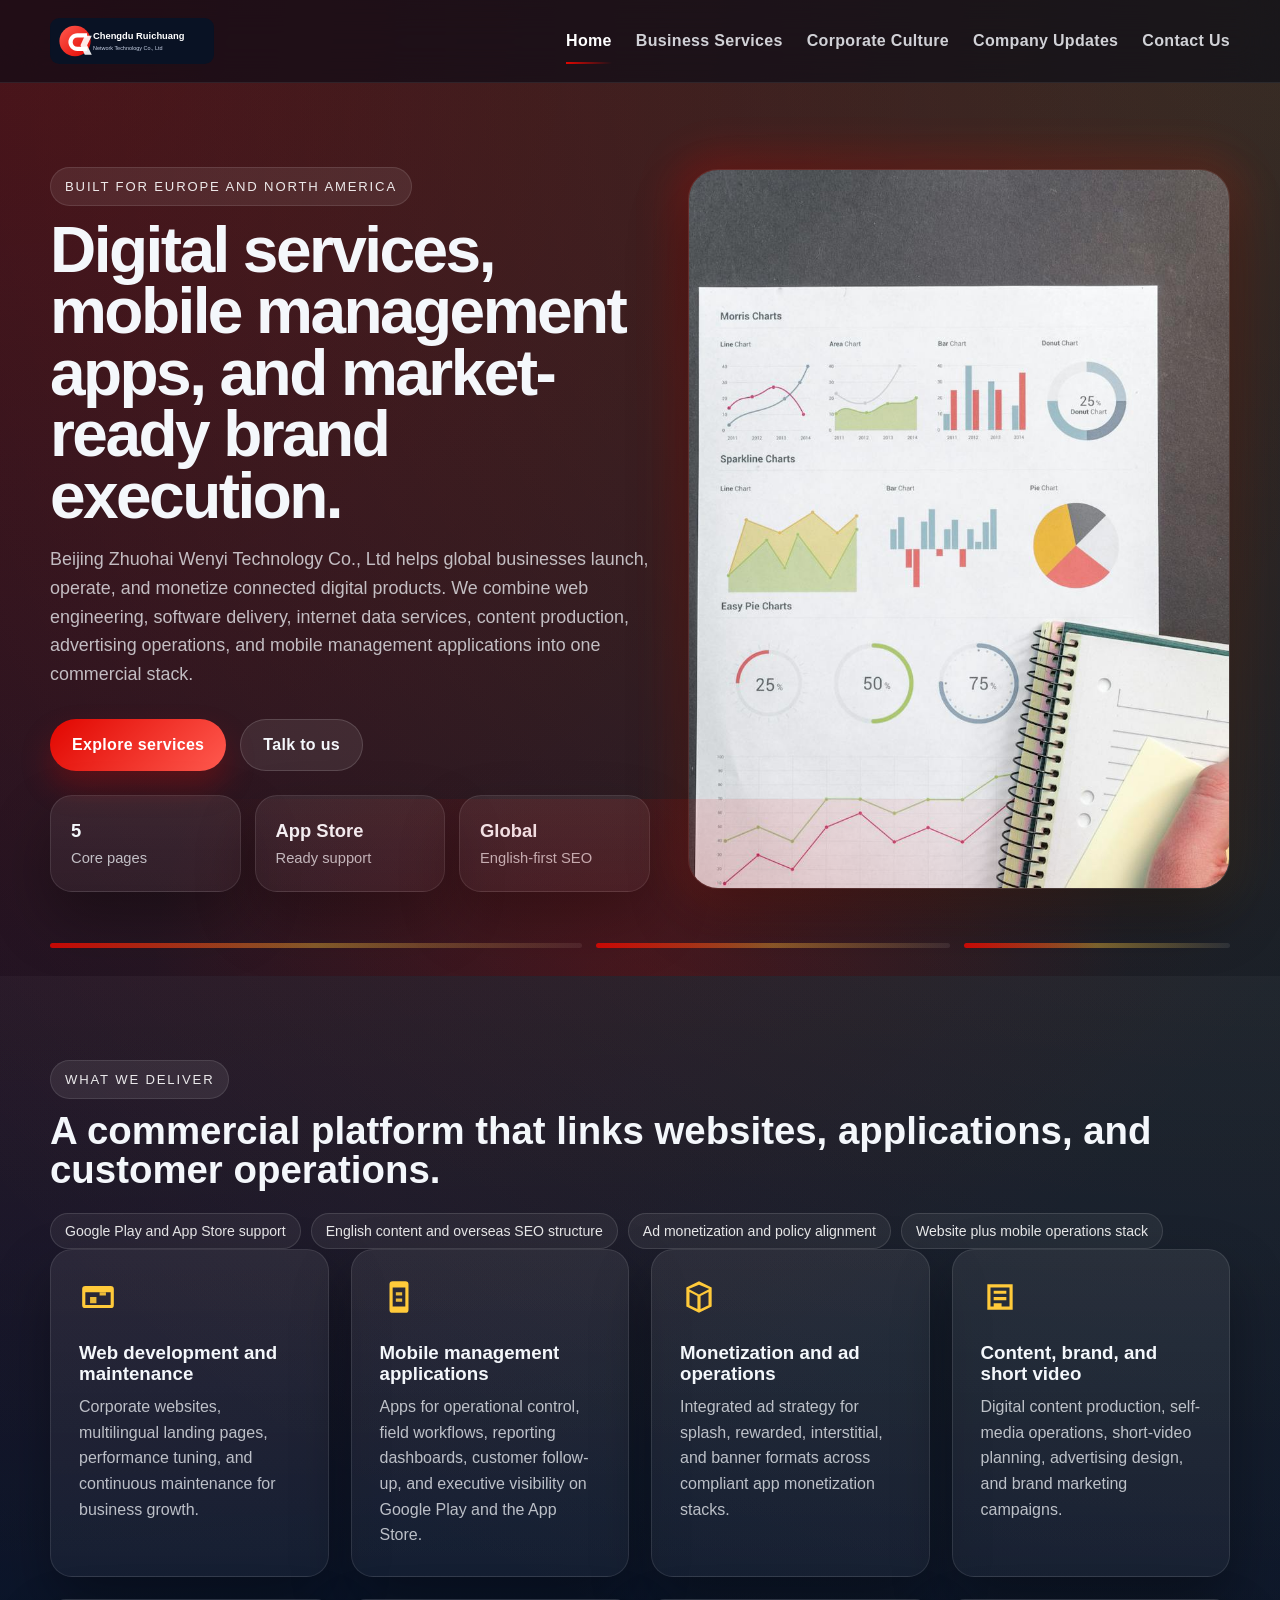
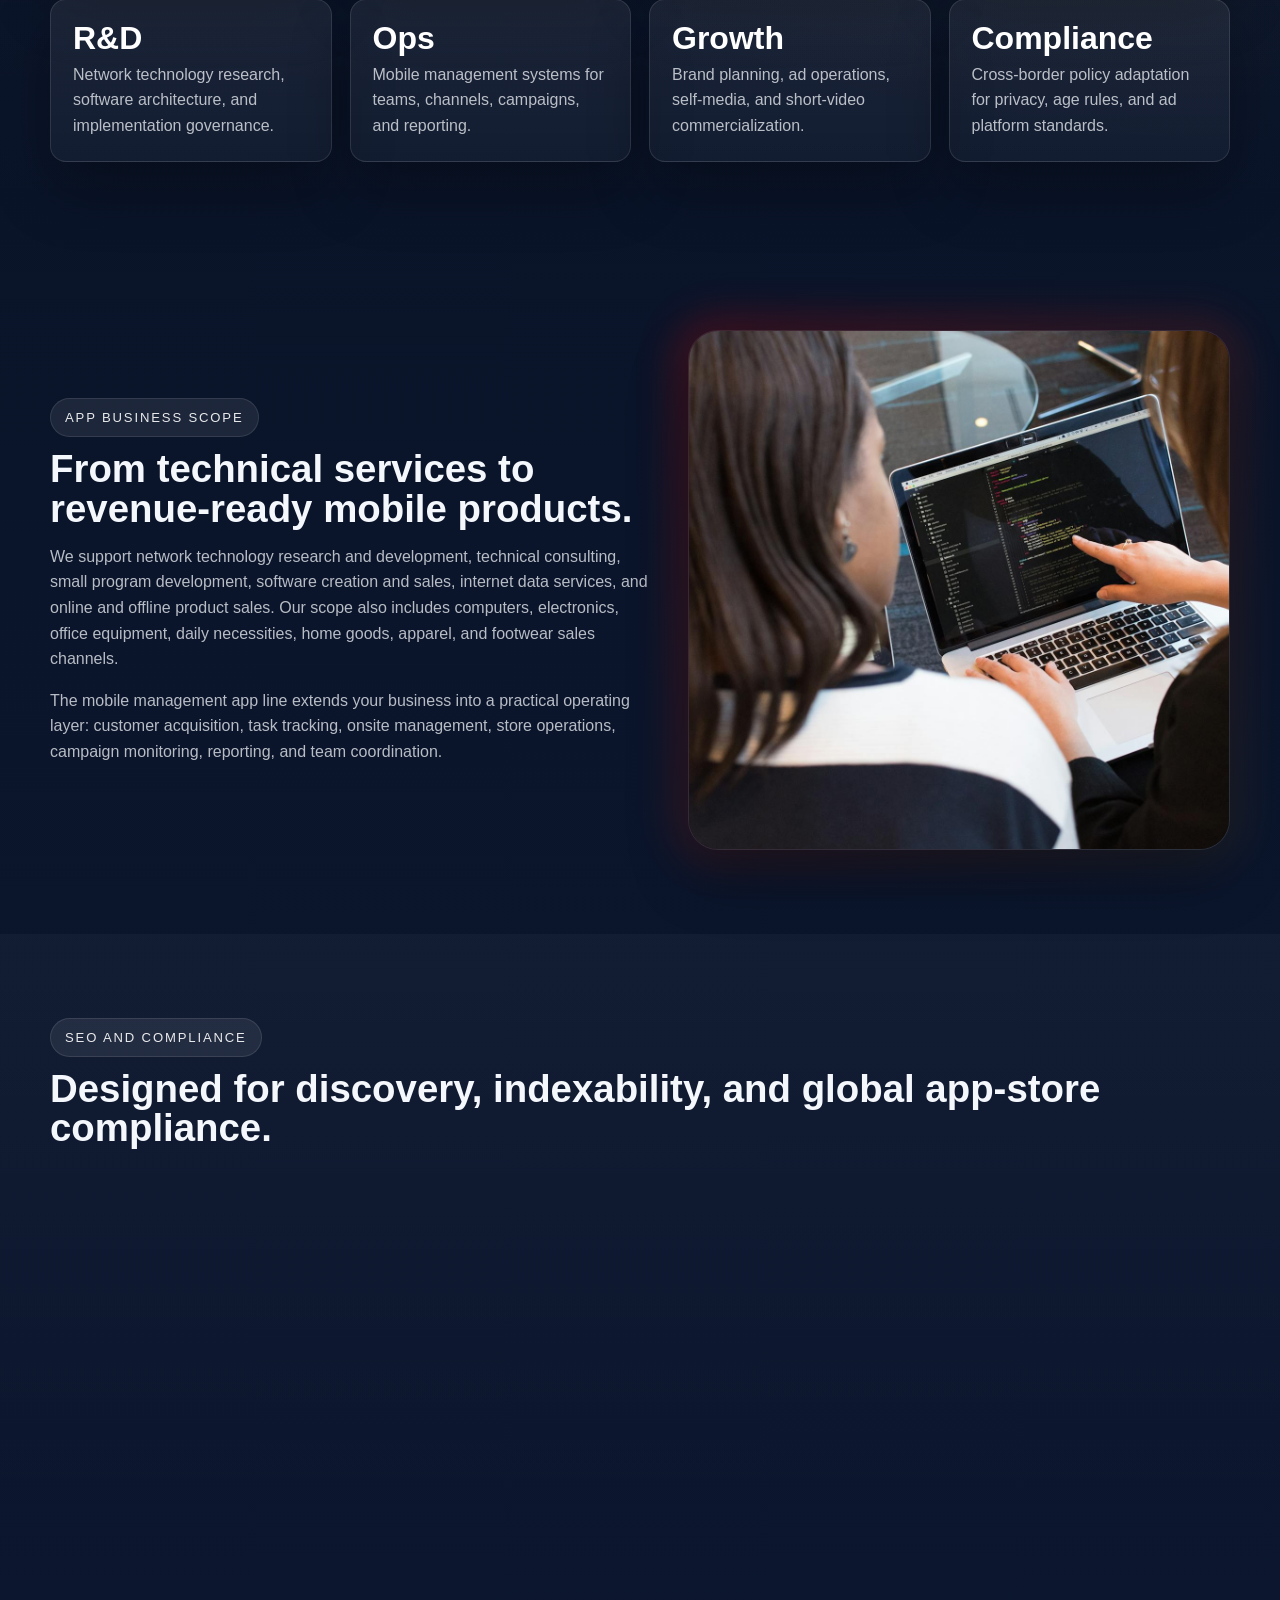
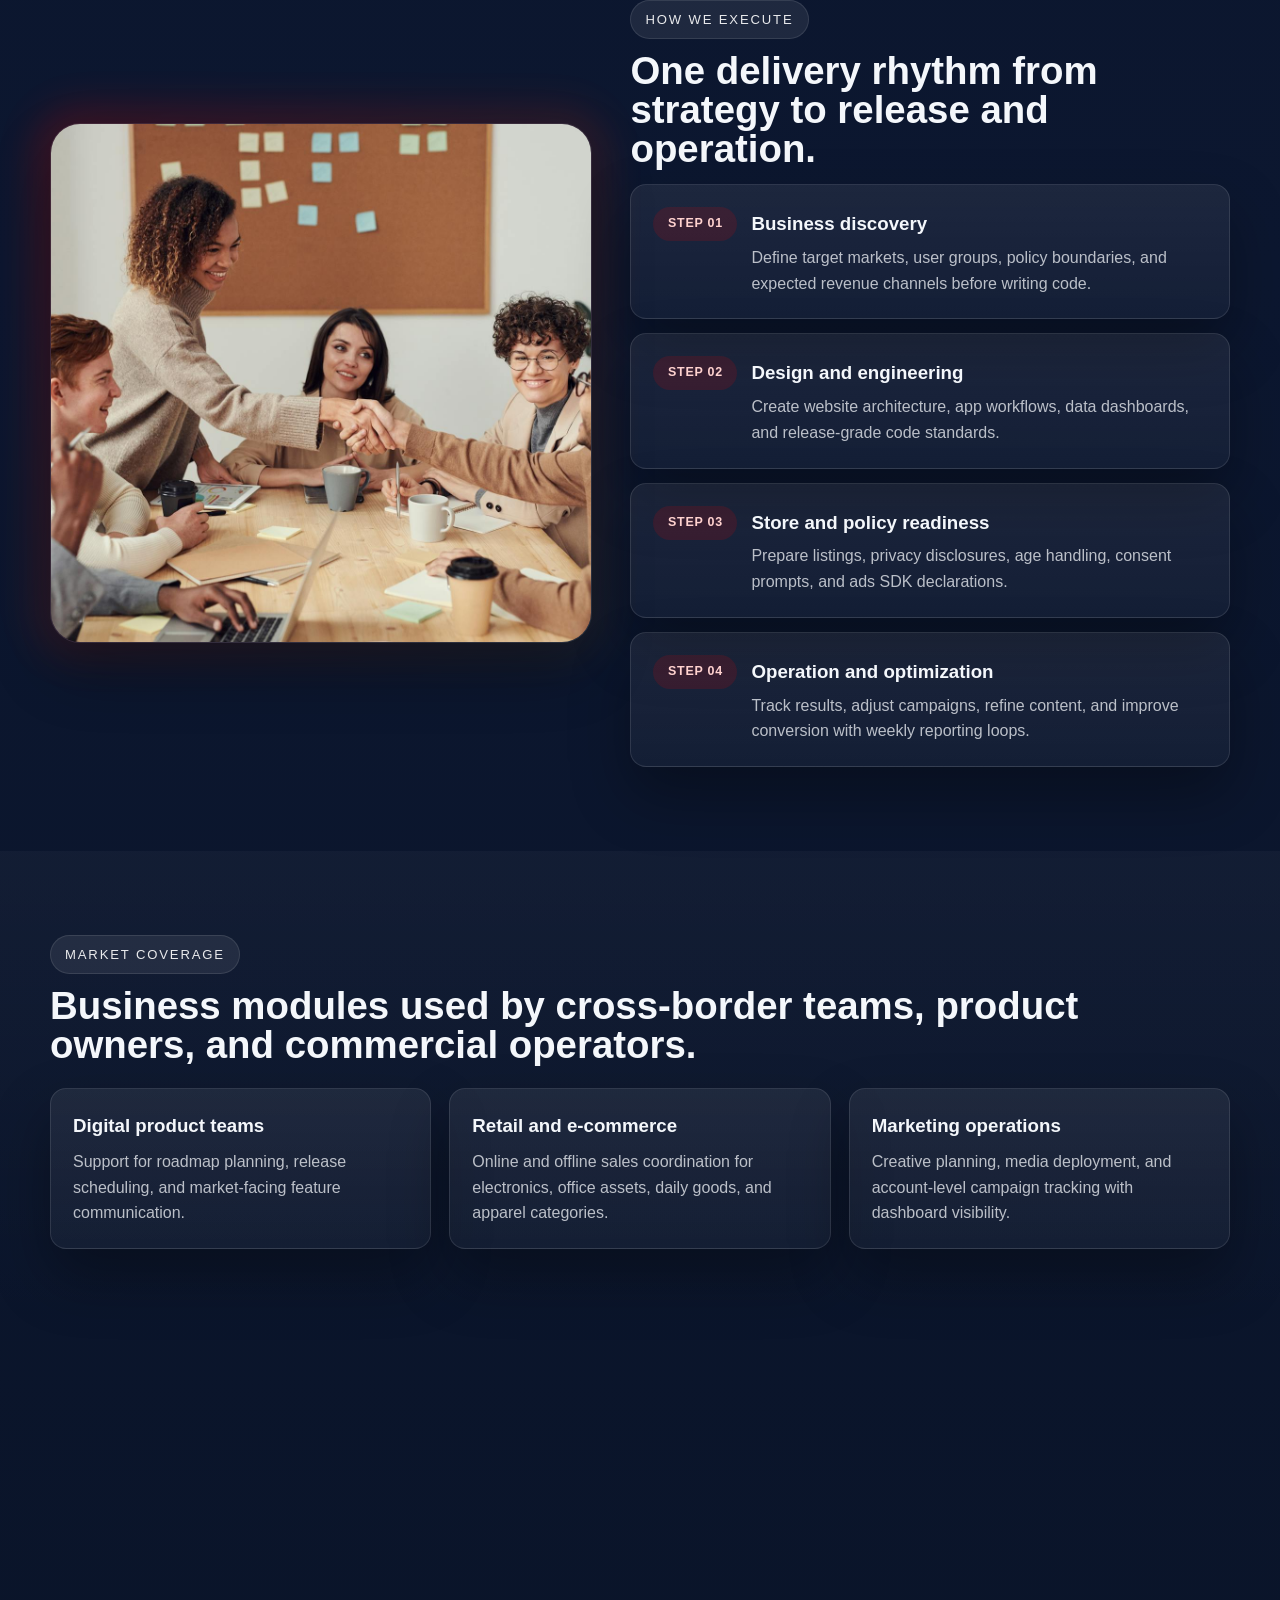
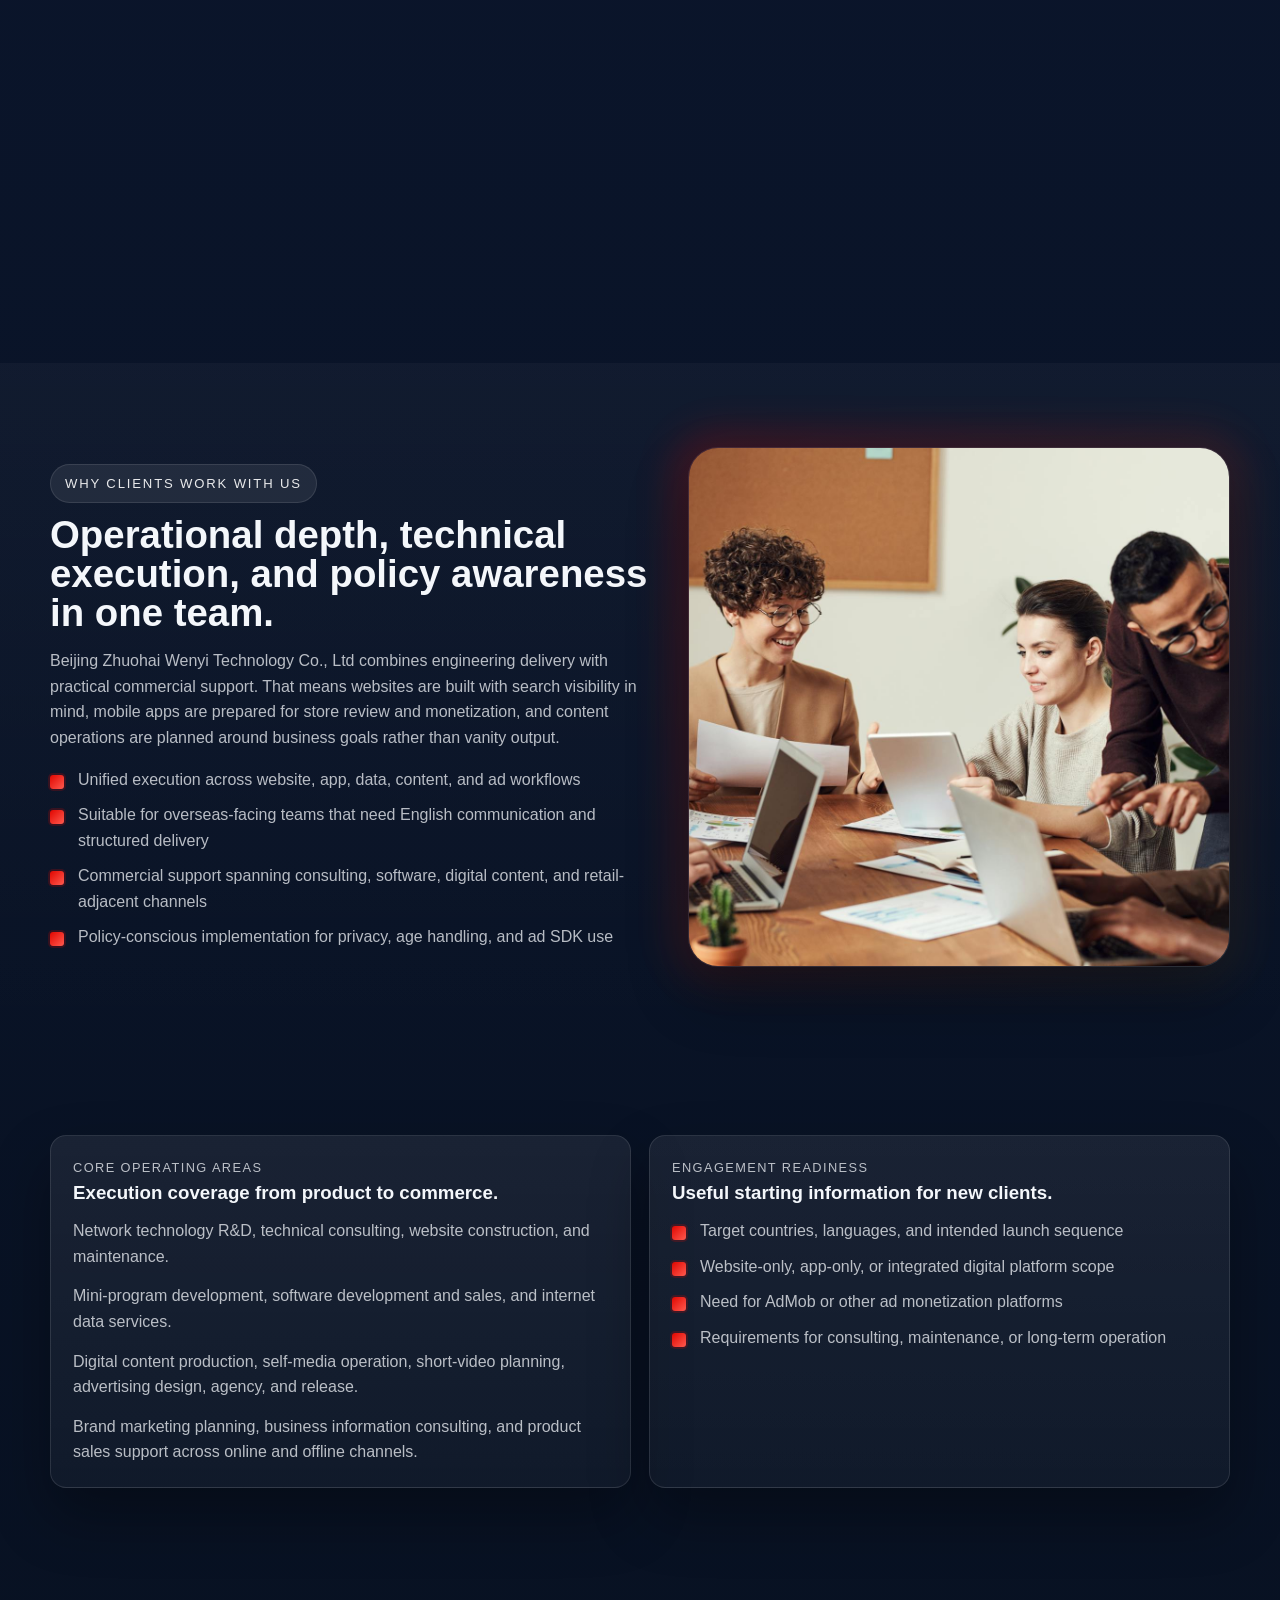
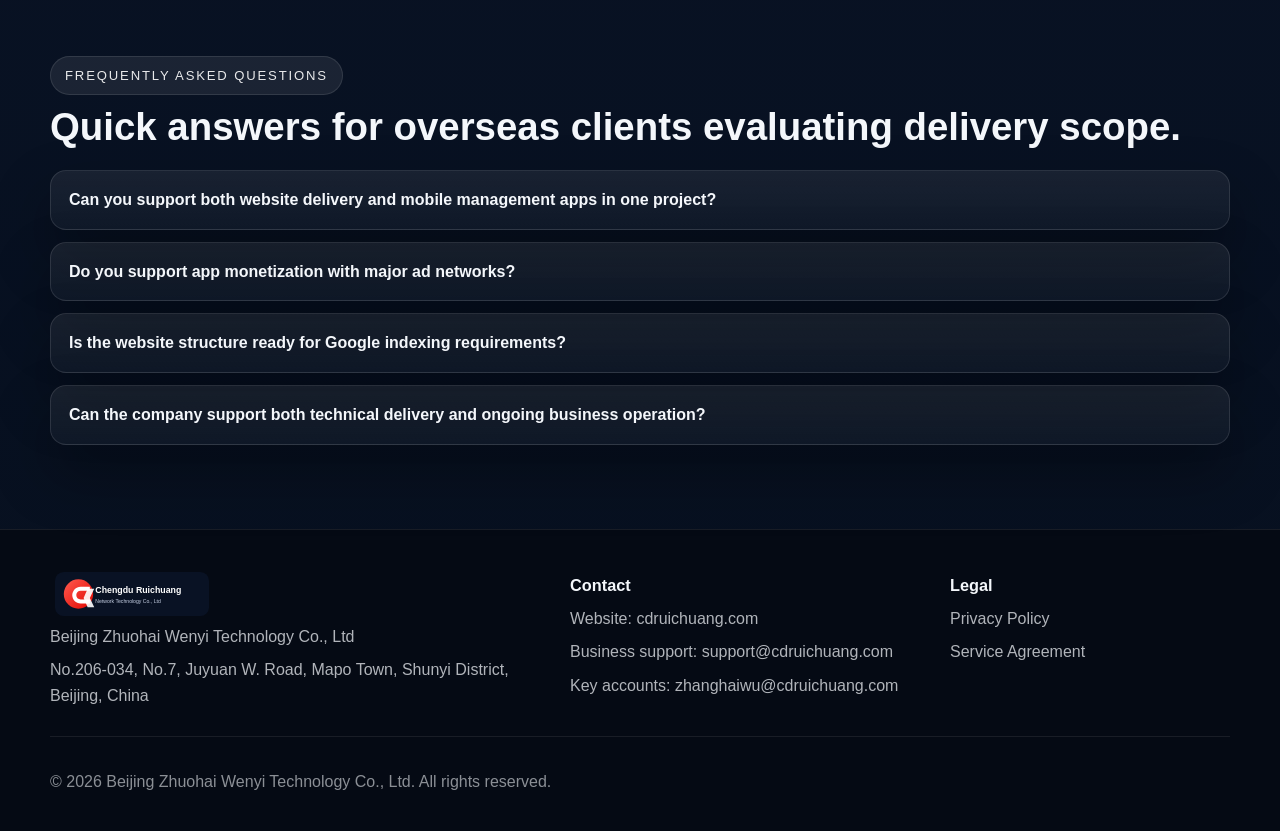
<file: index.html>
<!doctype html>
<html lang="en">
<head>
  <meta charset="utf-8">
  <meta name="viewport" content="width=device-width, initial-scale=1">
  <title>Beijing Zhuohai Wenyi Technology Co., Ltd | Digital Products, Web, and Mobile Operations</title>
  <meta name="description" content="Beijing Zhuohai Wenyi Technology Co., Ltd delivers web development, mobile management apps, software, internet data services, content production, advertising, branding, and cross-border commercial support for Europe and North America.">
  <meta name="keywords" content="Beijing Zhuohai Wenyi, web development, mobile app management, software development, internet data services, digital content, branding, Google Play, App Store, Europe, North America">
  <meta name="robots" content="index,follow,max-image-preview:large,max-snippet:-1,max-video-preview:-1">
  <meta name="theme-color" content="#0b1733">
  <link rel="canonical" href="https://cdruichuang.com/">
  <link rel="icon" href="images/logo.svg" type="image/svg+xml">
  <link rel="stylesheet" href="css/style.css">
  <script defer src="js/main.js"></script>
  <script type="application/ld+json">
  {
    "@context": "https://schema.org",
    "@type": "Organization",
    "name": "Beijing Zhuohai Wenyi Technology Co., Ltd",
    "url": "https://cdruichuang.com/",
    "logo": "https://cdruichuang.com/images/logo.svg",
    "email": "support@cdruichuang.com",
    "address": {
      "@type": "PostalAddress",
      "streetAddress": "No.206-034, No.7, Juyuan W. Road",
      "addressLocality": "Mapo Town, Shunyi District, Beijing",
      "addressCountry": "CN"
    },
    "contactPoint": [
      {
        "@type": "ContactPoint",
        "contactType": "business support",
        "email": "support@cdruichuang.com"
      },
      {
        "@type": "ContactPoint",
        "contactType": "key accounts",
        "email": "zhanghaiwu@cdruichuang.com"
      }
    ]
  }
  </script>
</head>
<body>
  <a class="skip-link" href="#main">Skip to content</a>
  <header class="site-header" data-header>
    <div class="container header-inner">
      <a class="brand" href="index.html" aria-label="Beijing Zhuohai Wenyi Technology Co., Ltd home">
        <img src="images/logo.svg" alt="Beijing Zhuohai Wenyi logo" width="164" height="44">
      </a>
      <button class="menu-toggle" type="button" aria-expanded="false" aria-controls="primary-nav">
        <span></span><span></span><span></span>
        <span class="sr-only">Menu</span>
      </button>
      <nav class="site-nav" id="primary-nav" aria-label="Primary navigation">
        <a class="active" href="index.html">Home</a>
        <a href="services.html">Business Services</a>
        <a href="culture.html">Corporate Culture</a>
        <a href="news.html">Company Updates</a>
        <a href="contact.html">Contact Us</a>
      </nav>
    </div>
  </header>

  <main id="main">
    <section class="hero section-shell">
      <div class="container hero-grid">
        <div class="hero-copy reveal">
          <div class="eyebrow">Built for Europe and North America</div>
          <h1>Digital services, mobile management apps, and market-ready brand execution.</h1>
          <p class="lead">Beijing Zhuohai Wenyi Technology Co., Ltd helps global businesses launch, operate, and monetize connected digital products. We combine web engineering, software delivery, internet data services, content production, advertising operations, and mobile management applications into one commercial stack.</p>
          <div class="hero-actions">
            <a class="btn btn-primary" href="services.html">Explore services</a>
            <a class="btn btn-secondary" href="contact.html">Talk to us</a>
          </div>
          <ul class="stat-row">
            <li><strong>5</strong><span>Core pages</span></li>
            <li><strong>App Store</strong><span>Ready support</span></li>
            <li><strong>Global</strong><span>English-first SEO</span></li>
          </ul>
        </div>
        <div class="hero-visual reveal">
          <img src="images/hero-dashboard.png" alt="Abstract enterprise dashboard and mobile management interface" width="1200" height="900">
        </div>
      </div>
      <div class="hero-bands">
        <span></span><span></span><span></span>
      </div>
    </section>

    <section class="section-shell section-muted">
      <div class="container">
        <div class="section-heading reveal">
          <div class="eyebrow">What we deliver</div>
          <h2>A commercial platform that links websites, applications, and customer operations.</h2>
        </div>
        <div class="pill-row reveal">
          <span class="pill">Google Play and App Store support</span>
          <span class="pill">English content and overseas SEO structure</span>
          <span class="pill">Ad monetization and policy alignment</span>
          <span class="pill">Website plus mobile operations stack</span>
        </div>
        <div class="feature-grid">
          <article class="feature-card reveal">
            <svg class="icon"><use href="images/icons.svg#web"></use></svg>
            <h3>Web development and maintenance</h3>
            <p>Corporate websites, multilingual landing pages, performance tuning, and continuous maintenance for business growth.</p>
          </article>
          <article class="feature-card reveal">
            <svg class="icon"><use href="images/icons.svg#mobile"></use></svg>
            <h3>Mobile management applications</h3>
            <p>Apps for operational control, field workflows, reporting dashboards, customer follow-up, and executive visibility on Google Play and the App Store.</p>
          </article>
          <article class="feature-card reveal">
            <svg class="icon"><use href="images/icons.svg#ads"></use></svg>
            <h3>Monetization and ad operations</h3>
            <p>Integrated ad strategy for splash, rewarded, interstitial, and banner formats across compliant app monetization stacks.</p>
          </article>
          <article class="feature-card reveal">
            <svg class="icon"><use href="images/icons.svg#content"></use></svg>
            <h3>Content, brand, and short video</h3>
            <p>Digital content production, self-media operations, short-video planning, advertising design, and brand marketing campaigns.</p>
          </article>
        </div>
        <div class="kpi-grid reveal" style="margin-top:22px;">
          <article class="kpi-card">
            <strong>R&D</strong>
            <p>Network technology research, software architecture, and implementation governance.</p>
          </article>
          <article class="kpi-card">
            <strong>Ops</strong>
            <p>Mobile management systems for teams, channels, campaigns, and reporting.</p>
          </article>
          <article class="kpi-card">
            <strong>Growth</strong>
            <p>Brand planning, ad operations, self-media, and short-video commercialization.</p>
          </article>
          <article class="kpi-card">
            <strong>Compliance</strong>
            <p>Cross-border policy adaptation for privacy, age rules, and ad platform standards.</p>
          </article>
        </div>
      </div>
    </section>

    <section class="section-shell">
      <div class="container split-layout">
        <div class="split-copy reveal">
          <div class="eyebrow">App business scope</div>
          <h2>From technical services to revenue-ready mobile products.</h2>
          <p>We support network technology research and development, technical consulting, small program development, software creation and sales, internet data services, and online and offline product sales. Our scope also includes computers, electronics, office equipment, daily necessities, home goods, apparel, and footwear sales channels.</p>
          <p>The mobile management app line extends your business into a practical operating layer: customer acquisition, task tracking, onsite management, store operations, campaign monitoring, reporting, and team coordination.</p>
        </div>
        <div class="split-media reveal">
          <img src="images/mobile-app.png" alt="Mobile management app interface for operations and reporting" width="1200" height="900">
        </div>
      </div>
    </section>

    <section class="section-shell section-muted">
      <div class="container">
        <div class="section-heading reveal">
          <div class="eyebrow">SEO and compliance</div>
          <h2>Designed for discovery, indexability, and global app-store compliance.</h2>
        </div>
        <div class="compliance-grid">
          <article class="compliance-card reveal">
            <h3>Search engine ready</h3>
            <p>Static HTML structure, semantic headings, crawlable links, structured data, sitemap support, and robot directives are built in.</p>
          </article>
          <article class="compliance-card reveal">
            <h3>Cross-border policies</h3>
            <p>Privacy and service terms are written for major jurisdictions including the United States, the EEA, the United Kingdom, Canada, Australia, Brazil, India, Japan, and other regions where app publishing rules apply.</p>
          </article>
          <article class="compliance-card reveal">
            <h3>Ads and consent</h3>
            <p>Policy coverage includes AdMob and a broad ad stack for personalized and non-personalized advertising with age gating, consent, and children protection rules.</p>
          </article>
        </div>
      </div>
    </section>

    <section class="section-shell">
      <div class="container split-layout reverse">
        <div class="split-media reveal">
          <img src="images/services-banner.png" alt="Delivery timeline visual with strategy and release phases" width="1200" height="800">
        </div>
        <div class="split-copy reveal">
          <div class="eyebrow">How we execute</div>
          <h2>One delivery rhythm from strategy to release and operation.</h2>
          <div class="timeline" style="margin-top:16px;">
            <article class="timeline-item">
              <span class="stamp">Step 01</span>
              <div>
                <h3>Business discovery</h3>
                <p>Define target markets, user groups, policy boundaries, and expected revenue channels before writing code.</p>
              </div>
            </article>
            <article class="timeline-item">
              <span class="stamp">Step 02</span>
              <div>
                <h3>Design and engineering</h3>
                <p>Create website architecture, app workflows, data dashboards, and release-grade code standards.</p>
              </div>
            </article>
            <article class="timeline-item">
              <span class="stamp">Step 03</span>
              <div>
                <h3>Store and policy readiness</h3>
                <p>Prepare listings, privacy disclosures, age handling, consent prompts, and ads SDK declarations.</p>
              </div>
            </article>
            <article class="timeline-item">
              <span class="stamp">Step 04</span>
              <div>
                <h3>Operation and optimization</h3>
                <p>Track results, adjust campaigns, refine content, and improve conversion with weekly reporting loops.</p>
              </div>
            </article>
          </div>
        </div>
      </div>
    </section>

    <section class="section-shell section-muted">
      <div class="container">
        <div class="section-heading reveal">
          <div class="eyebrow">Market coverage</div>
          <h2>Business modules used by cross-border teams, product owners, and commercial operators.</h2>
        </div>
        <div class="industry-grid">
          <article class="industry-card reveal">
            <h3>Digital product teams</h3>
            <p>Support for roadmap planning, release scheduling, and market-facing feature communication.</p>
          </article>
          <article class="industry-card reveal">
            <h3>Retail and e-commerce</h3>
            <p>Online and offline sales coordination for electronics, office assets, daily goods, and apparel categories.</p>
          </article>
          <article class="industry-card reveal">
            <h3>Marketing operations</h3>
            <p>Creative planning, media deployment, and account-level campaign tracking with dashboard visibility.</p>
          </article>
        </div>
      </div>
    </section>

    <section class="section-shell">
      <div class="container">
        <div class="section-heading reveal">
          <div class="eyebrow">Business scenarios</div>
          <h2>Designed for companies that need one partner across build, launch, and operation.</h2>
        </div>
        <div class="model-grid">
          <article class="model-card reveal">
            <h3>Website launch for overseas growth</h3>
            <p>Corporate websites, service landing pages, structured SEO, and ongoing maintenance for brands entering Europe and North America.</p>
            <ul class="checklist" style="margin-top:10px;">
              <li>English-first information architecture</li>
              <li>Fast publishing and clear contact conversion</li>
            </ul>
          </article>
          <article class="model-card reveal">
            <h3>App release and operations enablement</h3>
            <p>Operational apps for management teams, field execution, reporting, and commercial coordination with app-store publishing support.</p>
            <ul class="checklist" style="margin-top:10px;">
              <li>Google Play and App Store release flow</li>
              <li>Version governance and reporting visibility</li>
            </ul>
          </article>
          <article class="model-card reveal">
            <h3>Commercial growth and monetization</h3>
            <p>Content operations, campaign planning, short-video execution, and compliant ad monetization for mobile products and digital properties.</p>
            <ul class="checklist" style="margin-top:10px;">
              <li>Rewarded, interstitial, banner, and splash ad strategy</li>
              <li>Brand planning linked to measurable business outcomes</li>
            </ul>
          </article>
        </div>
      </div>
    </section>

    <section class="section-shell section-muted">
      <div class="container split-layout">
        <div class="split-copy reveal">
          <div class="eyebrow">Why clients work with us</div>
          <h2>Operational depth, technical execution, and policy awareness in one team.</h2>
          <p>Beijing Zhuohai Wenyi Technology Co., Ltd combines engineering delivery with practical commercial support. That means websites are built with search visibility in mind, mobile apps are prepared for store review and monetization, and content operations are planned around business goals rather than vanity output.</p>
          <ul class="checklist" style="margin-top:14px;">
            <li>Unified execution across website, app, data, content, and ad workflows</li>
            <li>Suitable for overseas-facing teams that need English communication and structured delivery</li>
            <li>Commercial support spanning consulting, software, digital content, and retail-adjacent channels</li>
            <li>Policy-conscious implementation for privacy, age handling, and ad SDK use</li>
          </ul>
        </div>
        <div class="split-media reveal">
          <img src="images/strategy-grid.png" alt="Cross-functional strategy and operations collaboration visual" width="1200" height="900">
        </div>
      </div>
    </section>

    <section class="section-shell">
      <div class="container mini-grid">
        <article class="mini-card reveal">
          <p class="muted-label">Core operating areas</p>
          <h3>Execution coverage from product to commerce.</h3>
          <div class="contact-stack" style="margin-top:10px;">
            <p>Network technology R&D, technical consulting, website construction, and maintenance.</p>
            <p>Mini-program development, software development and sales, and internet data services.</p>
            <p>Digital content production, self-media operation, short-video planning, advertising design, agency, and release.</p>
            <p>Brand marketing planning, business information consulting, and product sales support across online and offline channels.</p>
          </div>
        </article>
        <article class="mini-card reveal">
          <p class="muted-label">Engagement readiness</p>
          <h3>Useful starting information for new clients.</h3>
          <ul class="checklist" style="margin-top:10px;">
            <li>Target countries, languages, and intended launch sequence</li>
            <li>Website-only, app-only, or integrated digital platform scope</li>
            <li>Need for AdMob or other ad monetization platforms</li>
            <li>Requirements for consulting, maintenance, or long-term operation</li>
          </ul>
        </article>
      </div>
    </section>

    <section class="section-shell">
      <div class="container">
        <div class="section-heading reveal">
          <div class="eyebrow">Frequently asked questions</div>
          <h2>Quick answers for overseas clients evaluating delivery scope.</h2>
        </div>
        <div class="faq-list reveal">
          <details>
            <summary>Can you support both website delivery and mobile management apps in one project?</summary>
            <p>Yes. We deliver integrated web and mobile scopes so your public website, app workflows, content operations, and reporting remain consistent.</p>
          </details>
          <details>
            <summary>Do you support app monetization with major ad networks?</summary>
            <p>Yes. Our policy pages and delivery framework cover AdMob and multiple ad mediation options with consent and age-related controls.</p>
          </details>
          <details>
            <summary>Is the website structure ready for Google indexing requirements?</summary>
            <p>Yes. We apply semantic HTML, crawlable links, canonical tags, robots directives, and sitemap support for indexability.</p>
          </details>
          <details>
            <summary>Can the company support both technical delivery and ongoing business operation?</summary>
            <p>Yes. Our service model spans build, publishing, compliance, content operation, and commercial coordination so clients can keep one execution partner across phases.</p>
          </details>
        </div>
      </div>
    </section>
  </main>

  <footer class="site-footer">
    <div class="container footer-grid">
      <div>
        <img src="images/logo.svg" alt="Beijing Zhuohai Wenyi logo" width="164" height="44">
        <p>Beijing Zhuohai Wenyi Technology Co., Ltd</p>
        <p>No.206-034, No.7, Juyuan W. Road, Mapo Town, Shunyi District, Beijing, China</p>
      </div>
      <div>
        <h2>Contact</h2>
        <p>Website: <a href="https://cdruichuang.com/">cdruichuang.com</a></p>
        <p>Business support: <a href="mailto:support@cdruichuang.com">support@cdruichuang.com</a></p>
        <p>Key accounts: <a href="mailto:zhanghaiwu@cdruichuang.com">zhanghaiwu@cdruichuang.com</a></p>
      </div>
      <div>
        <h2>Legal</h2>
        <p><a href="privacy.html">Privacy Policy</a></p>
        <p><a href="terms.html">Service Agreement</a></p>
      </div>
    </div>
    <div class="container footer-note">
      <p>© 2026 Beijing Zhuohai Wenyi Technology Co., Ltd. All rights reserved.</p>
    </div>
  </footer>
</body>
</html>
</file>
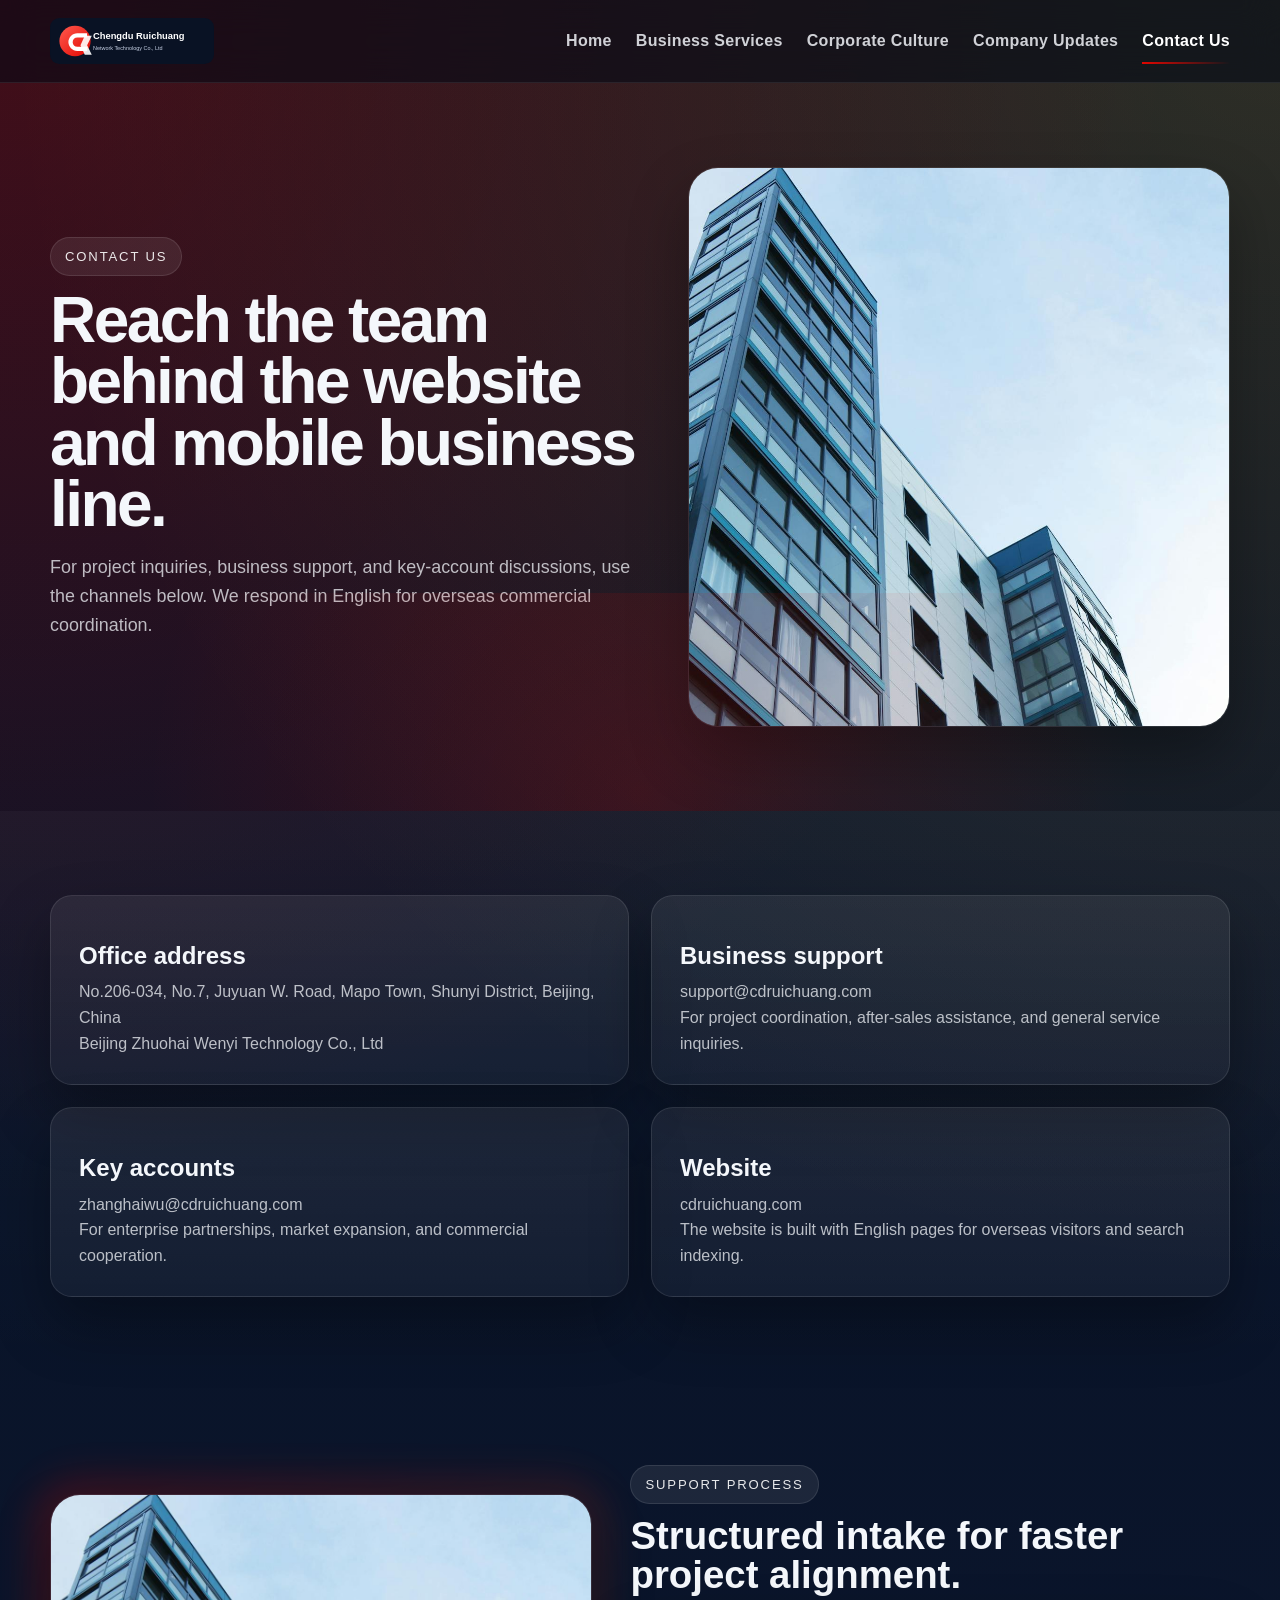
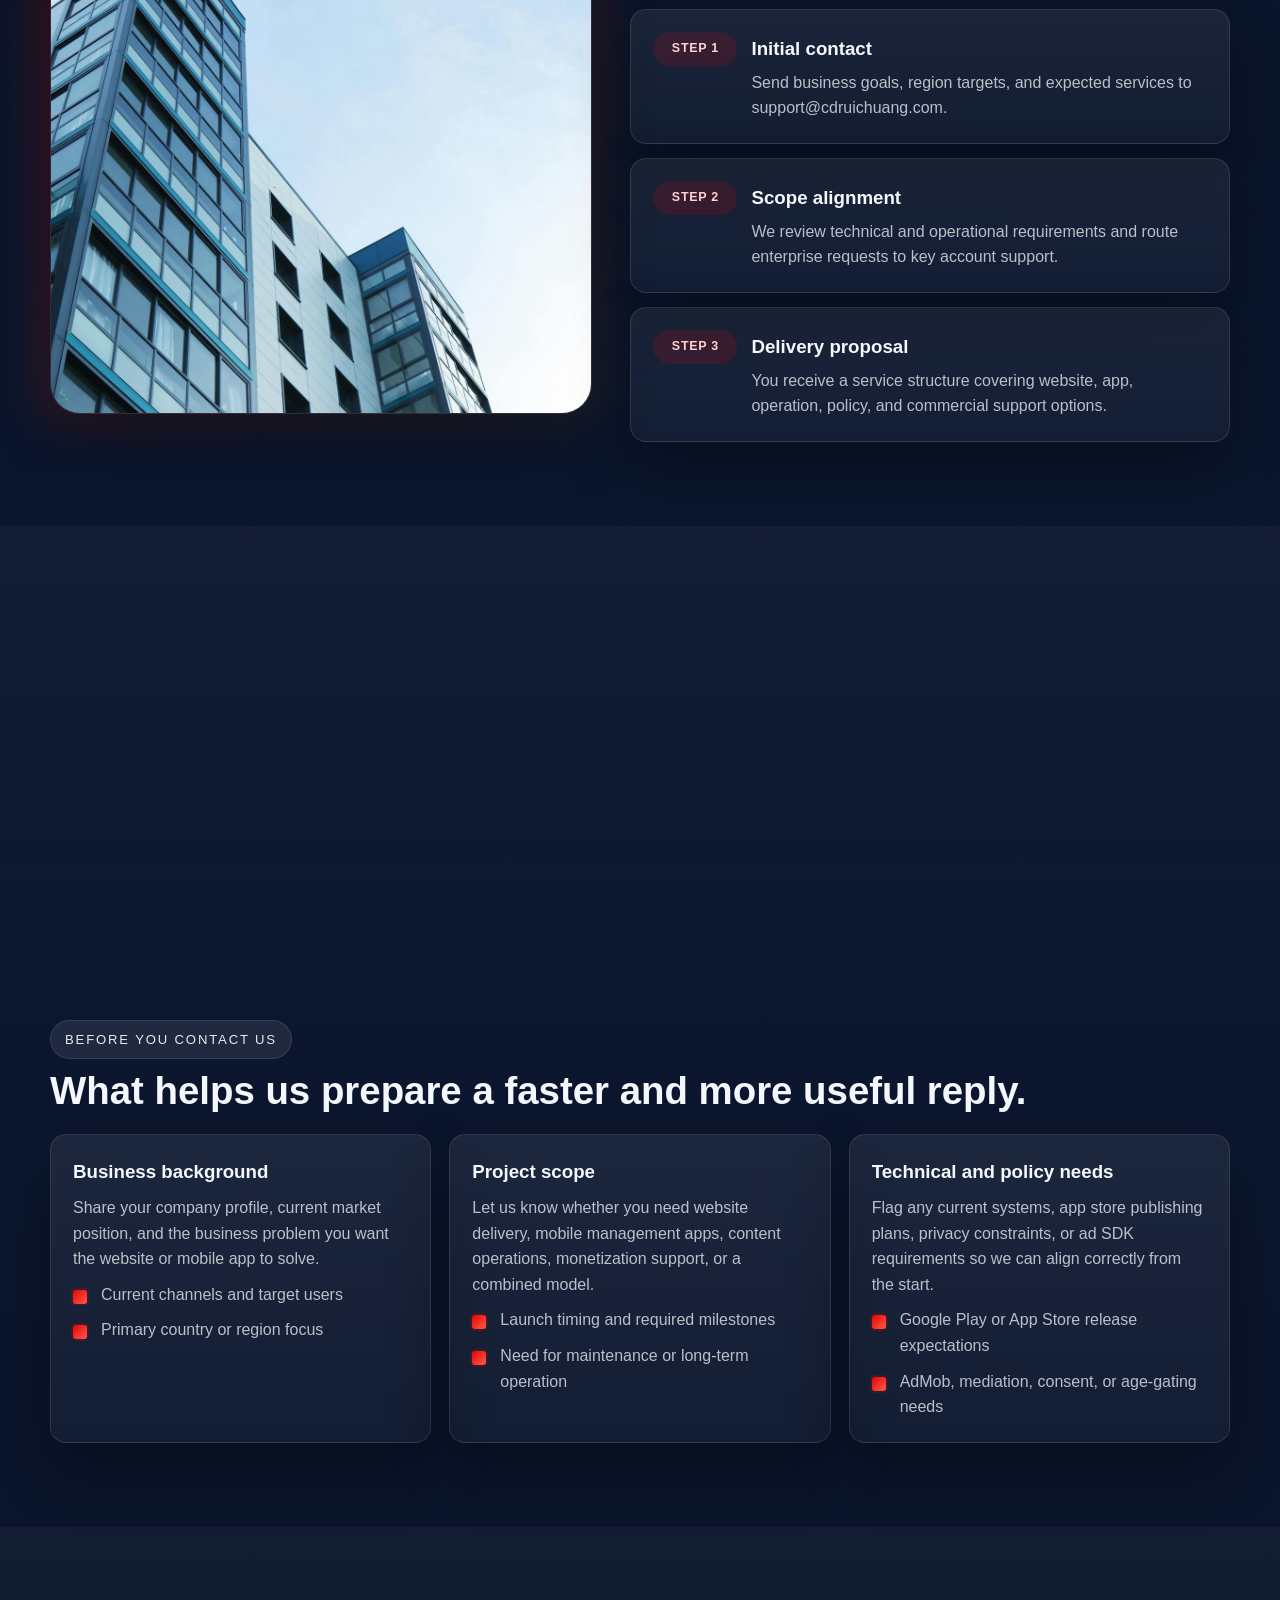
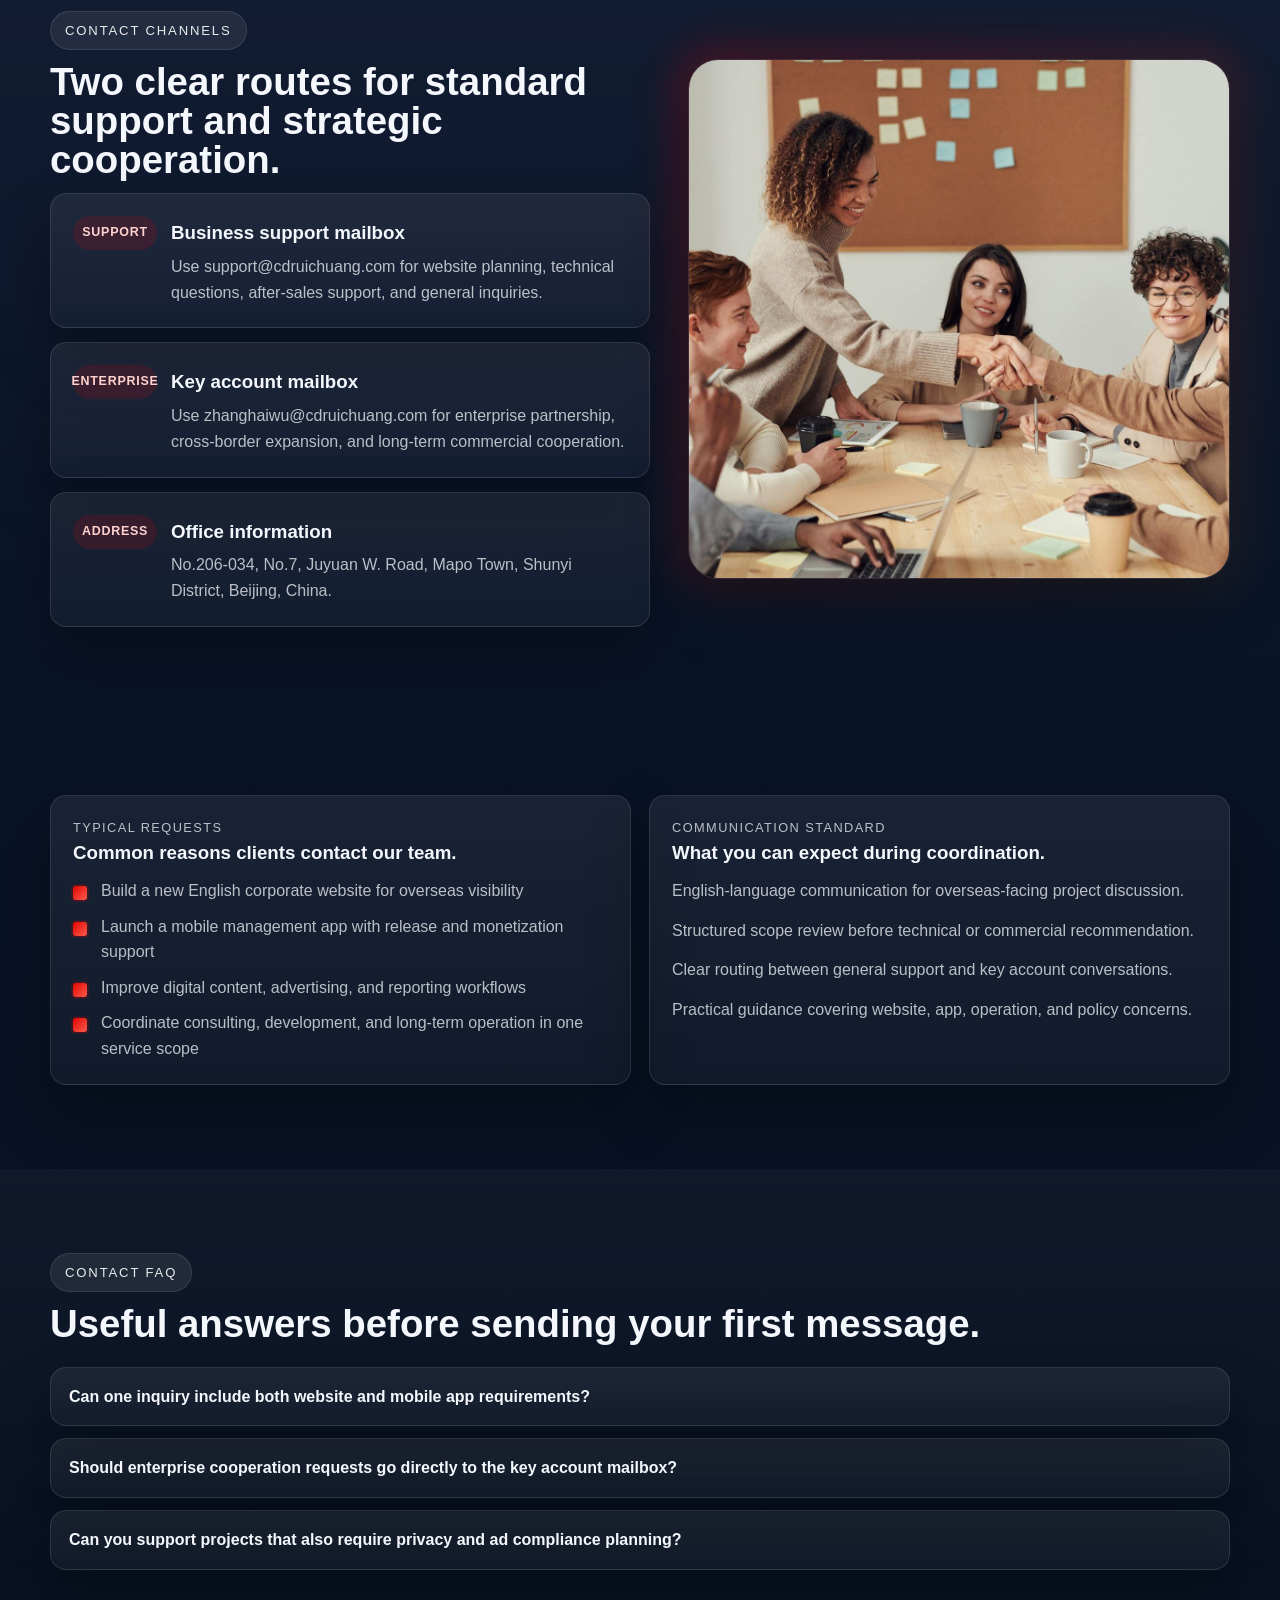
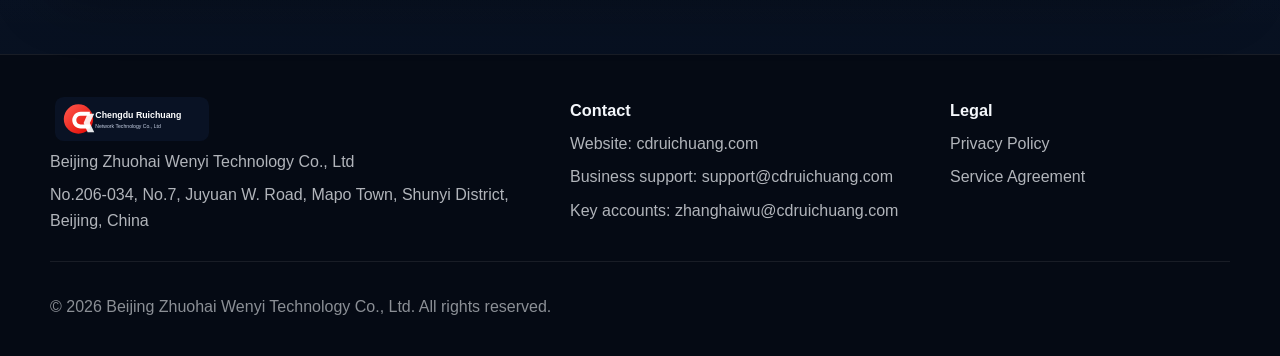
<file: contact.html>
<!doctype html>
<html lang="en">
<head>
  <meta charset="utf-8">
  <meta name="viewport" content="width=device-width, initial-scale=1">
  <title>Contact Us | Beijing Zhuohai Wenyi Technology Co., Ltd</title>
  <meta name="description" content="Contact Beijing Zhuohai Wenyi Technology Co., Ltd for business support, key accounts, and project inquiries.">
  <meta name="robots" content="index,follow,max-image-preview:large">
  <link rel="canonical" href="https://cdruichuang.com/contact.html">
  <link rel="icon" href="images/logo.svg" type="image/svg+xml">
  <link rel="stylesheet" href="css/style.css">
  <script defer src="js/main.js"></script>
</head>
<body>
  <a class="skip-link" href="#main">Skip to content</a>
  <header class="site-header" data-header>
    <div class="container header-inner">
      <a class="brand" href="index.html"><img src="images/logo.svg" alt="Beijing Zhuohai Wenyi logo" width="164" height="44"></a>
      <button class="menu-toggle" type="button" aria-expanded="false" aria-controls="primary-nav"><span></span><span></span><span></span><span class="sr-only">Menu</span></button>
      <nav class="site-nav" id="primary-nav" aria-label="Primary navigation">
        <a href="index.html">Home</a>
        <a href="services.html">Business Services</a>
        <a href="culture.html">Corporate Culture</a>
        <a href="news.html">Company Updates</a>
        <a class="active" href="contact.html">Contact Us</a>
      </nav>
    </div>
  </header>

  <main id="main">
    <section class="page-hero section-shell">
      <div class="container page-hero-grid">
        <div class="reveal">
          <div class="eyebrow">Contact us</div>
          <h1>Reach the team behind the website and mobile business line.</h1>
          <p class="lead">For project inquiries, business support, and key-account discussions, use the channels below. We respond in English for overseas commercial coordination.</p>
        </div>
        <div class="reveal">
          <img src="images/contact-banner.png" alt="Contact and location visual for the company office" width="1200" height="800">
        </div>
      </div>
    </section>

    <section class="section-shell section-muted">
      <div class="container contact-grid">
        <article class="contact-card reveal">
          <h2>Office address</h2>
          <p>No.206-034, No.7, Juyuan W. Road, Mapo Town, Shunyi District, Beijing, China</p>
          <p>Beijing Zhuohai Wenyi Technology Co., Ltd</p>
        </article>
        <article class="contact-card reveal">
          <h2>Business support</h2>
          <p><a href="mailto:support@cdruichuang.com">support@cdruichuang.com</a></p>
          <p>For project coordination, after-sales assistance, and general service inquiries.</p>
        </article>
        <article class="contact-card reveal">
          <h2>Key accounts</h2>
          <p><a href="mailto:zhanghaiwu@cdruichuang.com">zhanghaiwu@cdruichuang.com</a></p>
          <p>For enterprise partnerships, market expansion, and commercial cooperation.</p>
        </article>
        <article class="contact-card reveal">
          <h2>Website</h2>
          <p><a href="https://cdruichuang.com/">cdruichuang.com</a></p>
          <p>The website is built with English pages for overseas visitors and search indexing.</p>
        </article>
      </div>
    </section>

    <section class="section-shell">
      <div class="container split-layout reverse">
        <div class="split-media reveal">
          <img src="images/contact-banner.png" alt="Customer support process and global communication flow" width="1200" height="800">
        </div>
        <div class="split-copy reveal">
          <div class="eyebrow">Support process</div>
          <h2>Structured intake for faster project alignment.</h2>
          <div class="timeline" style="margin-top:14px;">
            <article class="timeline-item">
              <span class="stamp">Step 1</span>
              <div>
                <h3>Initial contact</h3>
                <p>Send business goals, region targets, and expected services to support@cdruichuang.com.</p>
              </div>
            </article>
            <article class="timeline-item">
              <span class="stamp">Step 2</span>
              <div>
                <h3>Scope alignment</h3>
                <p>We review technical and operational requirements and route enterprise requests to key account support.</p>
              </div>
            </article>
            <article class="timeline-item">
              <span class="stamp">Step 3</span>
              <div>
                <h3>Delivery proposal</h3>
                <p>You receive a service structure covering website, app, operation, policy, and commercial support options.</p>
              </div>
            </article>
          </div>
        </div>
      </div>
    </section>

    <section class="section-shell section-muted">
      <div class="container mini-grid">
        <article class="mini-card reveal">
          <h3>Recommended inquiry details</h3>
          <ul class="checklist" style="margin-top:10px;">
            <li>Target market: United States, EEA, UK, or other countries</li>
            <li>Required scope: website, app, content, ads, or full-stack support</li>
            <li>Desired launch window and business milestones</li>
            <li>Current infrastructure and migration requirements</li>
          </ul>
        </article>
        <article class="mini-card reveal">
          <h3>Response expectations</h3>
          <div class="contact-stack" style="margin-top:10px;">
            <p>Business support mailbox: initial response target within 1-2 business days.</p>
            <p>Key account mailbox: strategic collaboration response based on project complexity and scope.</p>
            <p>All communication channels are maintained in English for overseas project coordination.</p>
          </div>
        </article>
      </div>
    </section>

    <section class="section-shell">
      <div class="container">
        <div class="section-heading reveal">
          <div class="eyebrow">Before you contact us</div>
          <h2>What helps us prepare a faster and more useful reply.</h2>
        </div>
        <div class="model-grid">
          <article class="model-card reveal">
            <h3>Business background</h3>
            <p>Share your company profile, current market position, and the business problem you want the website or mobile app to solve.</p>
            <ul class="checklist" style="margin-top:10px;">
              <li>Current channels and target users</li>
              <li>Primary country or region focus</li>
            </ul>
          </article>
          <article class="model-card reveal">
            <h3>Project scope</h3>
            <p>Let us know whether you need website delivery, mobile management apps, content operations, monetization support, or a combined model.</p>
            <ul class="checklist" style="margin-top:10px;">
              <li>Launch timing and required milestones</li>
              <li>Need for maintenance or long-term operation</li>
            </ul>
          </article>
          <article class="model-card reveal">
            <h3>Technical and policy needs</h3>
            <p>Flag any current systems, app store publishing plans, privacy constraints, or ad SDK requirements so we can align correctly from the start.</p>
            <ul class="checklist" style="margin-top:10px;">
              <li>Google Play or App Store release expectations</li>
              <li>AdMob, mediation, consent, or age-gating needs</li>
            </ul>
          </article>
        </div>
      </div>
    </section>

    <section class="section-shell section-muted">
      <div class="container split-layout">
        <div class="split-copy reveal">
          <div class="eyebrow">Contact channels</div>
          <h2>Two clear routes for standard support and strategic cooperation.</h2>
          <div class="timeline" style="margin-top:14px;">
            <article class="timeline-item">
              <span class="stamp">Support</span>
              <div>
                <h3>Business support mailbox</h3>
                <p>Use <a href="mailto:support@cdruichuang.com">support@cdruichuang.com</a> for website planning, technical questions, after-sales support, and general inquiries.</p>
              </div>
            </article>
            <article class="timeline-item">
              <span class="stamp">Enterprise</span>
              <div>
                <h3>Key account mailbox</h3>
                <p>Use <a href="mailto:zhanghaiwu@cdruichuang.com">zhanghaiwu@cdruichuang.com</a> for enterprise partnership, cross-border expansion, and long-term commercial cooperation.</p>
              </div>
            </article>
            <article class="timeline-item">
              <span class="stamp">Address</span>
              <div>
                <h3>Office information</h3>
                <p>No.206-034, No.7, Juyuan W. Road, Mapo Town, Shunyi District, Beijing, China.</p>
              </div>
            </article>
          </div>
        </div>
        <div class="split-media reveal">
          <img src="images/services-banner.png" alt="Business communication and planning discussion visual" width="1200" height="900">
        </div>
      </div>
    </section>

    <section class="section-shell">
      <div class="container mini-grid">
        <article class="mini-card reveal">
          <p class="muted-label">Typical requests</p>
          <h3>Common reasons clients contact our team.</h3>
          <ul class="checklist" style="margin-top:10px;">
            <li>Build a new English corporate website for overseas visibility</li>
            <li>Launch a mobile management app with release and monetization support</li>
            <li>Improve digital content, advertising, and reporting workflows</li>
            <li>Coordinate consulting, development, and long-term operation in one service scope</li>
          </ul>
        </article>
        <article class="mini-card reveal">
          <p class="muted-label">Communication standard</p>
          <h3>What you can expect during coordination.</h3>
          <div class="contact-stack" style="margin-top:10px;">
            <p>English-language communication for overseas-facing project discussion.</p>
            <p>Structured scope review before technical or commercial recommendation.</p>
            <p>Clear routing between general support and key account conversations.</p>
            <p>Practical guidance covering website, app, operation, and policy concerns.</p>
          </div>
        </article>
      </div>
    </section>

    <section class="section-shell section-muted">
      <div class="container">
        <div class="section-heading reveal">
          <div class="eyebrow">Contact FAQ</div>
          <h2>Useful answers before sending your first message.</h2>
        </div>
        <div class="faq-list reveal">
          <details>
            <summary>Can one inquiry include both website and mobile app requirements?</summary>
            <p>Yes. Combined inquiries are preferred when the website and mobile app are part of the same market-entry or operational plan.</p>
          </details>
          <details>
            <summary>Should enterprise cooperation requests go directly to the key account mailbox?</summary>
            <p>Yes. Strategic partnerships, larger commercial programs, and long-term cooperation requests should be sent to zhanghaiwu@cdruichuang.com.</p>
          </details>
          <details>
            <summary>Can you support projects that also require privacy and ad compliance planning?</summary>
            <p>Yes. We can align technical delivery with privacy disclosures, app store submission readiness, and monetization-related compliance topics.</p>
          </details>
        </div>
      </div>
    </section>
  </main>

  <footer class="site-footer">
    <div class="container footer-grid">
      <div>
        <img src="images/logo.svg" alt="Beijing Zhuohai Wenyi logo" width="164" height="44">
        <p>Beijing Zhuohai Wenyi Technology Co., Ltd</p>
        <p>No.206-034, No.7, Juyuan W. Road, Mapo Town, Shunyi District, Beijing, China</p>
      </div>
      <div>
        <h2>Contact</h2>
        <p>Website: <a href="https://cdruichuang.com/">cdruichuang.com</a></p>
        <p>Business support: <a href="mailto:support@cdruichuang.com">support@cdruichuang.com</a></p>
        <p>Key accounts: <a href="mailto:zhanghaiwu@cdruichuang.com">zhanghaiwu@cdruichuang.com</a></p>
      </div>
      <div>
        <h2>Legal</h2>
        <p><a href="privacy.html">Privacy Policy</a></p>
        <p><a href="terms.html">Service Agreement</a></p>
      </div>
    </div>
    <div class="container footer-note"><p>© 2026 Beijing Zhuohai Wenyi Technology Co., Ltd. All rights reserved.</p></div>
  </footer>
</body>
</html>
</file>
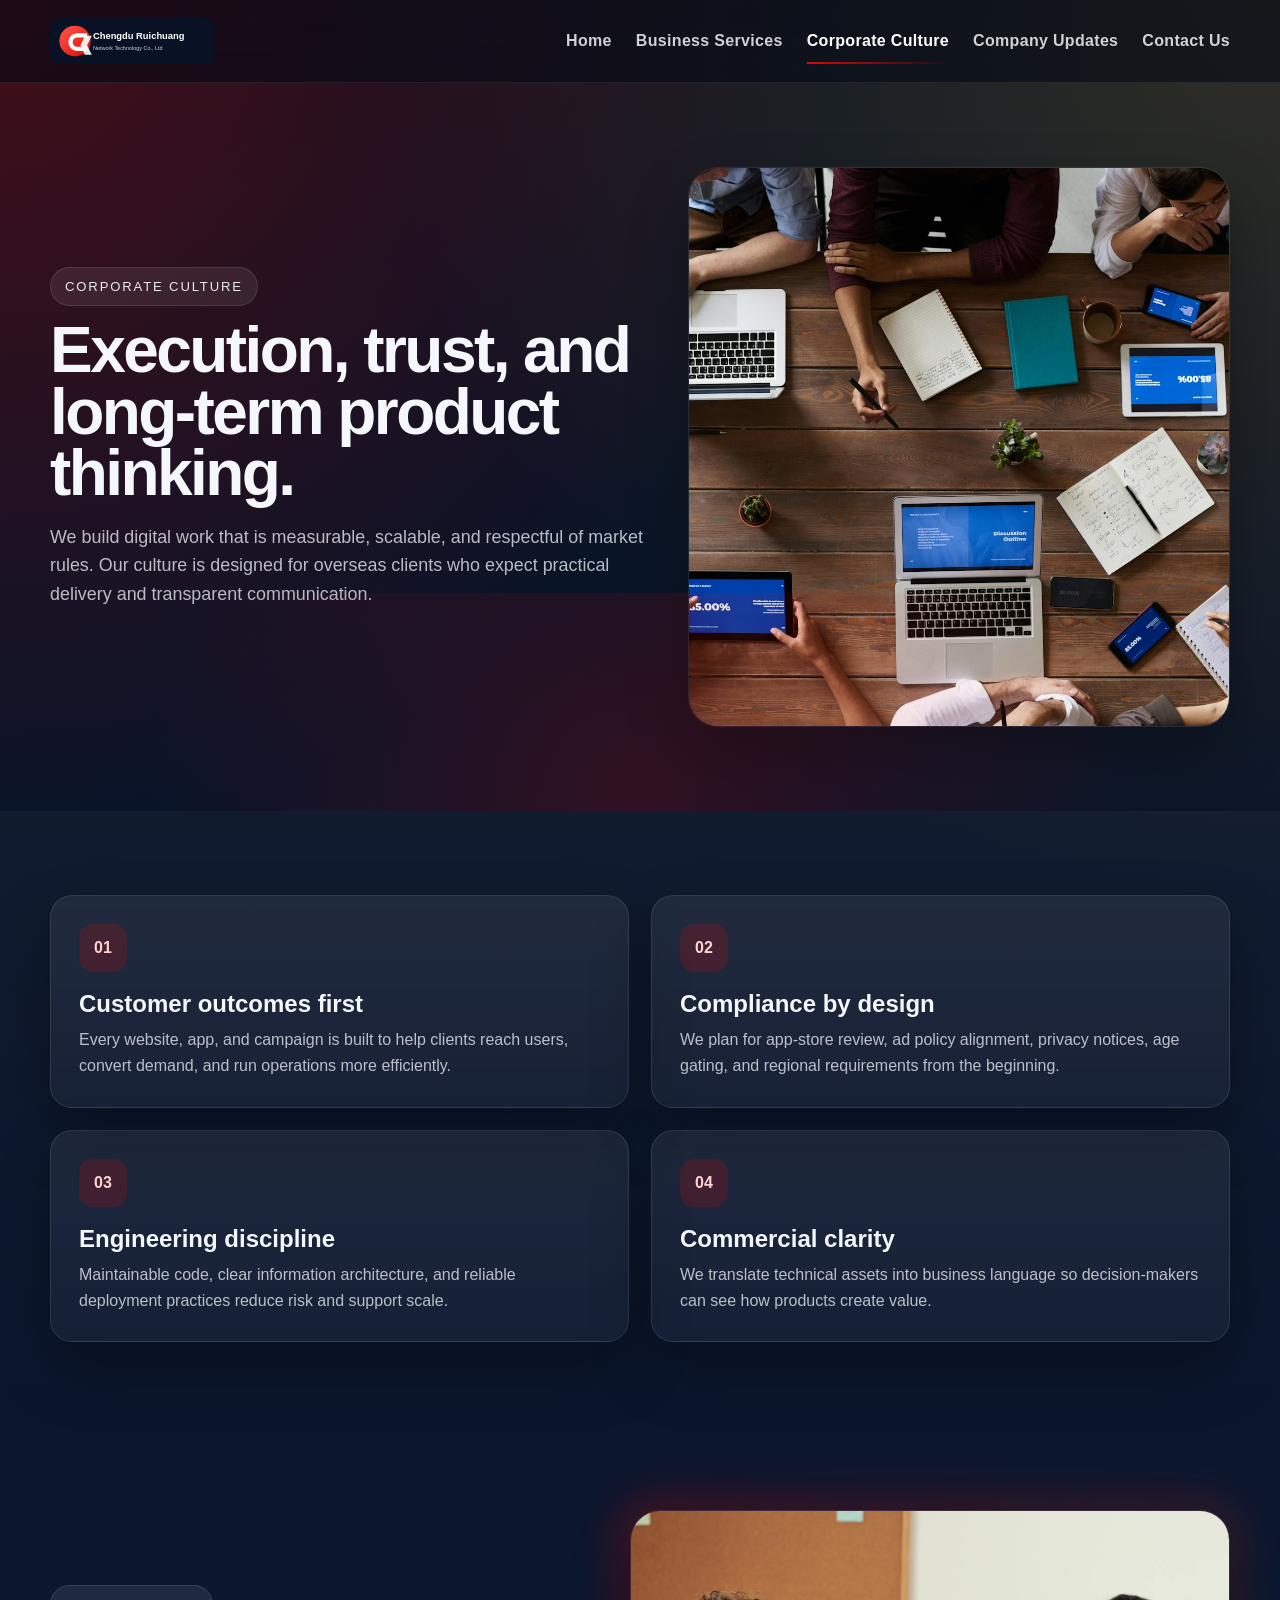
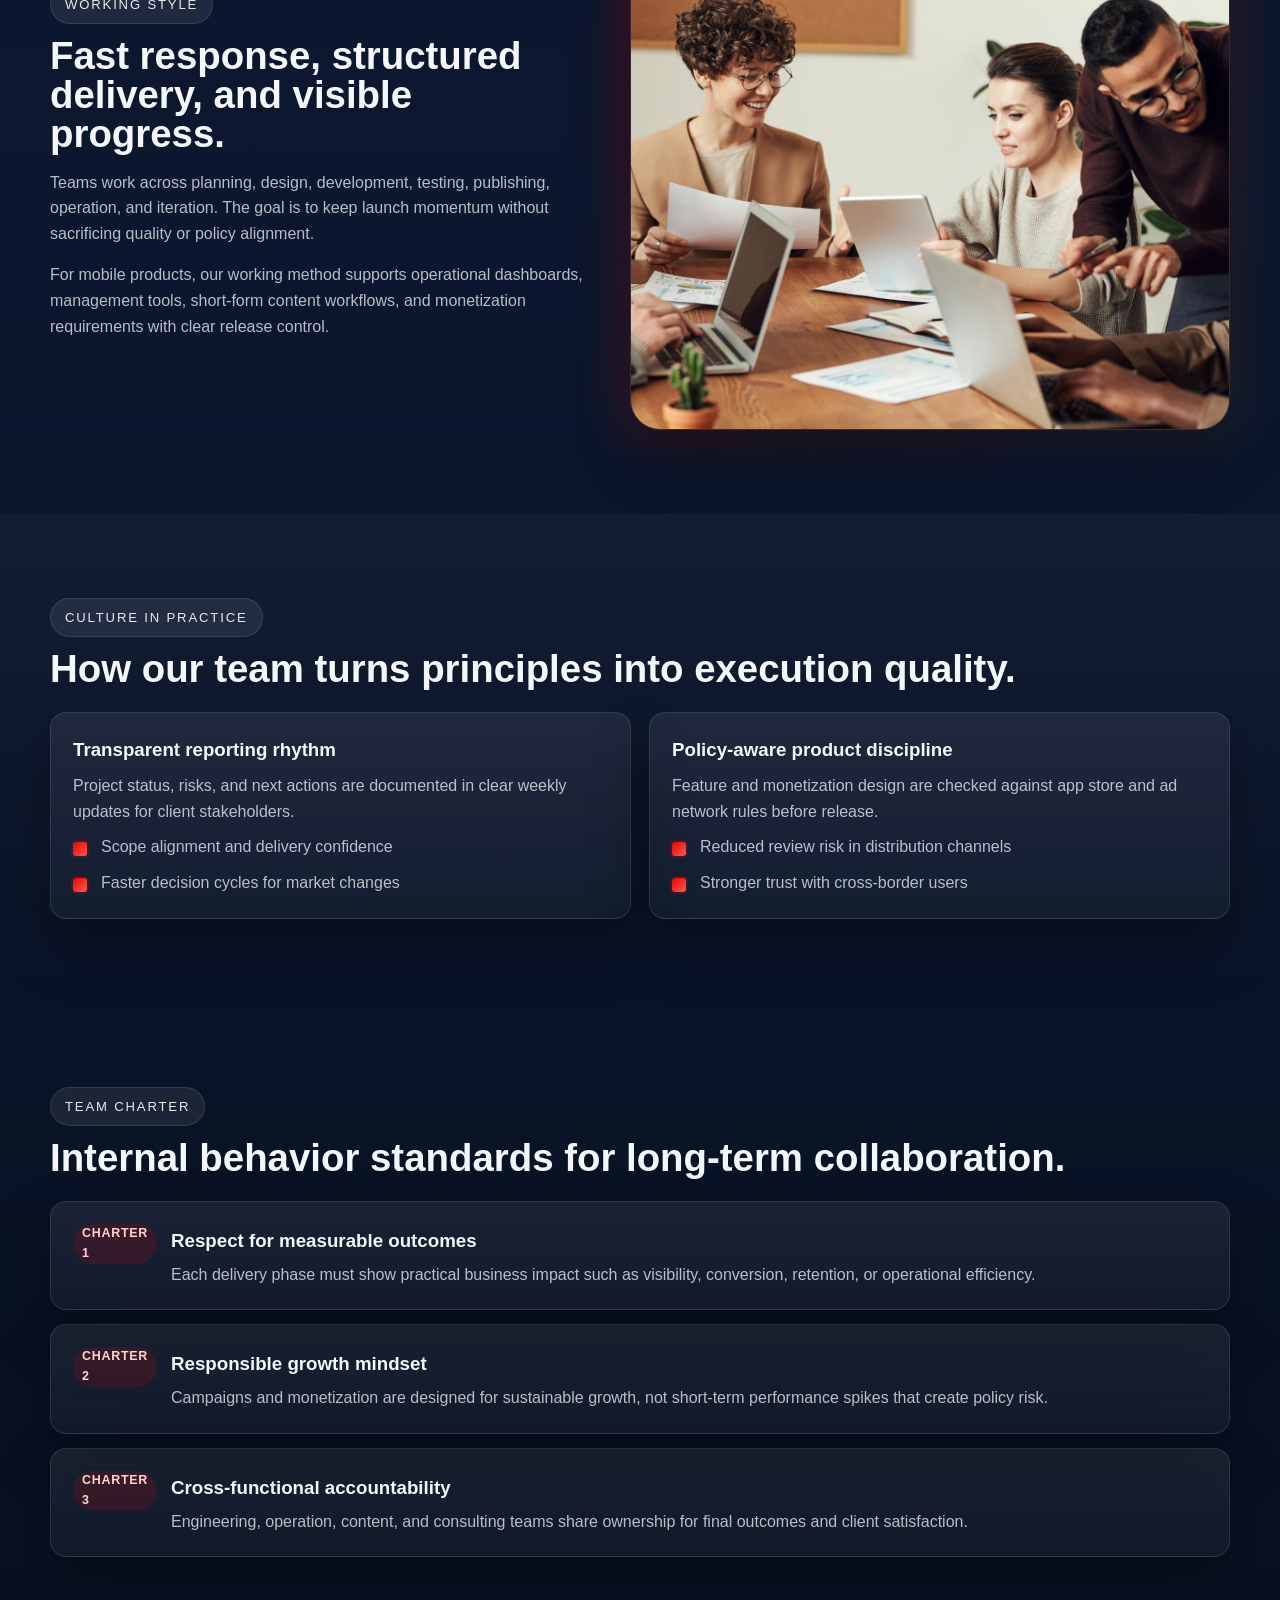
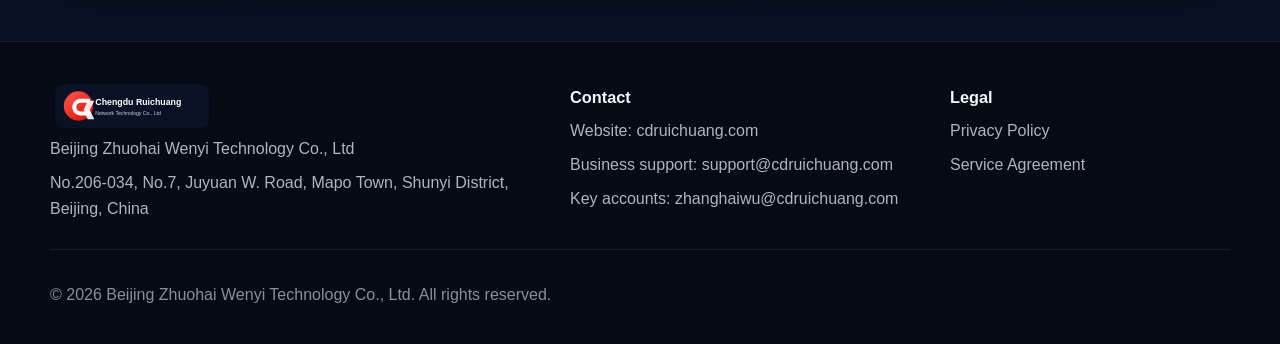
<file: culture.html>
<!doctype html>
<html lang="en">
<head>
  <meta charset="utf-8">
  <meta name="viewport" content="width=device-width, initial-scale=1">
  <title>Corporate Culture | Beijing Zhuohai Wenyi Technology Co., Ltd</title>
  <meta name="description" content="Corporate culture, values, and operating principles at Beijing Zhuohai Wenyi Technology Co., Ltd for global digital service delivery.">
  <meta name="robots" content="index,follow,max-image-preview:large">
  <link rel="canonical" href="https://cdruichuang.com/culture.html">
  <link rel="icon" href="images/logo.svg" type="image/svg+xml">
  <link rel="stylesheet" href="css/style.css">
  <script defer src="js/main.js"></script>
</head>
<body>
  <a class="skip-link" href="#main">Skip to content</a>
  <header class="site-header" data-header>
    <div class="container header-inner">
      <a class="brand" href="index.html"><img src="images/logo.svg" alt="Beijing Zhuohai Wenyi logo" width="164" height="44"></a>
      <button class="menu-toggle" type="button" aria-expanded="false" aria-controls="primary-nav"><span></span><span></span><span></span><span class="sr-only">Menu</span></button>
      <nav class="site-nav" id="primary-nav" aria-label="Primary navigation">
        <a href="index.html">Home</a>
        <a href="services.html">Business Services</a>
        <a class="active" href="culture.html">Corporate Culture</a>
        <a href="news.html">Company Updates</a>
        <a href="contact.html">Contact Us</a>
      </nav>
    </div>
  </header>

  <main id="main">
    <section class="page-hero section-shell">
      <div class="container page-hero-grid">
        <div class="reveal">
          <div class="eyebrow">Corporate culture</div>
          <h1>Execution, trust, and long-term product thinking.</h1>
          <p class="lead">We build digital work that is measurable, scalable, and respectful of market rules. Our culture is designed for overseas clients who expect practical delivery and transparent communication.</p>
        </div>
        <div class="reveal">
          <img src="images/culture-banner.png" alt="Corporate culture illustration with team, product, and strategy themes" width="1200" height="800">
        </div>
      </div>
    </section>

    <section class="section-shell section-muted">
      <div class="container value-grid">
        <article class="value-card reveal">
          <span>01</span>
          <h2>Customer outcomes first</h2>
          <p>Every website, app, and campaign is built to help clients reach users, convert demand, and run operations more efficiently.</p>
        </article>
        <article class="value-card reveal">
          <span>02</span>
          <h2>Compliance by design</h2>
          <p>We plan for app-store review, ad policy alignment, privacy notices, age gating, and regional requirements from the beginning.</p>
        </article>
        <article class="value-card reveal">
          <span>03</span>
          <h2>Engineering discipline</h2>
          <p>Maintainable code, clear information architecture, and reliable deployment practices reduce risk and support scale.</p>
        </article>
        <article class="value-card reveal">
          <span>04</span>
          <h2>Commercial clarity</h2>
          <p>We translate technical assets into business language so decision-makers can see how products create value.</p>
        </article>
      </div>
    </section>

    <section class="section-shell">
      <div class="container split-layout reverse">
        <div class="split-copy reveal">
          <div class="eyebrow">Working style</div>
          <h2>Fast response, structured delivery, and visible progress.</h2>
          <p>Teams work across planning, design, development, testing, publishing, operation, and iteration. The goal is to keep launch momentum without sacrificing quality or policy alignment.</p>
          <p>For mobile products, our working method supports operational dashboards, management tools, short-form content workflows, and monetization requirements with clear release control.</p>
        </div>
        <div class="split-media reveal">
          <img src="images/strategy-grid.png" alt="Strategy and workflow layout for digital product delivery" width="1200" height="900">
        </div>
      </div>
    </section>

    <section class="section-shell section-muted">
      <div class="container">
        <div class="section-heading reveal">
          <div class="eyebrow">Culture in practice</div>
          <h2>How our team turns principles into execution quality.</h2>
        </div>
        <div class="mini-grid">
          <article class="mini-card reveal">
            <h3>Transparent reporting rhythm</h3>
            <p>Project status, risks, and next actions are documented in clear weekly updates for client stakeholders.</p>
            <ul class="checklist" style="margin-top:10px;">
              <li>Scope alignment and delivery confidence</li>
              <li>Faster decision cycles for market changes</li>
            </ul>
          </article>
          <article class="mini-card reveal">
            <h3>Policy-aware product discipline</h3>
            <p>Feature and monetization design are checked against app store and ad network rules before release.</p>
            <ul class="checklist" style="margin-top:10px;">
              <li>Reduced review risk in distribution channels</li>
              <li>Stronger trust with cross-border users</li>
            </ul>
          </article>
        </div>
      </div>
    </section>

    <section class="section-shell">
      <div class="container">
        <div class="section-heading reveal">
          <div class="eyebrow">Team charter</div>
          <h2>Internal behavior standards for long-term collaboration.</h2>
        </div>
        <div class="timeline">
          <article class="timeline-item reveal">
            <span class="stamp">Charter 1</span>
            <div>
              <h3>Respect for measurable outcomes</h3>
              <p>Each delivery phase must show practical business impact such as visibility, conversion, retention, or operational efficiency.</p>
            </div>
          </article>
          <article class="timeline-item reveal">
            <span class="stamp">Charter 2</span>
            <div>
              <h3>Responsible growth mindset</h3>
              <p>Campaigns and monetization are designed for sustainable growth, not short-term performance spikes that create policy risk.</p>
            </div>
          </article>
          <article class="timeline-item reveal">
            <span class="stamp">Charter 3</span>
            <div>
              <h3>Cross-functional accountability</h3>
              <p>Engineering, operation, content, and consulting teams share ownership for final outcomes and client satisfaction.</p>
            </div>
          </article>
        </div>
      </div>
    </section>
  </main>

  <footer class="site-footer">
    <div class="container footer-grid">
      <div>
        <img src="images/logo.svg" alt="Beijing Zhuohai Wenyi logo" width="164" height="44">
        <p>Beijing Zhuohai Wenyi Technology Co., Ltd</p>
        <p>No.206-034, No.7, Juyuan W. Road, Mapo Town, Shunyi District, Beijing, China</p>
      </div>
      <div>
        <h2>Contact</h2>
        <p>Website: <a href="https://cdruichuang.com/">cdruichuang.com</a></p>
        <p>Business support: <a href="mailto:support@cdruichuang.com">support@cdruichuang.com</a></p>
        <p>Key accounts: <a href="mailto:zhanghaiwu@cdruichuang.com">zhanghaiwu@cdruichuang.com</a></p>
      </div>
      <div>
        <h2>Legal</h2>
        <p><a href="privacy.html">Privacy Policy</a></p>
        <p><a href="terms.html">Service Agreement</a></p>
      </div>
    </div>
    <div class="container footer-note"><p>© 2026 Beijing Zhuohai Wenyi Technology Co., Ltd. All rights reserved.</p></div>
  </footer>
</body>
</html>
</file>
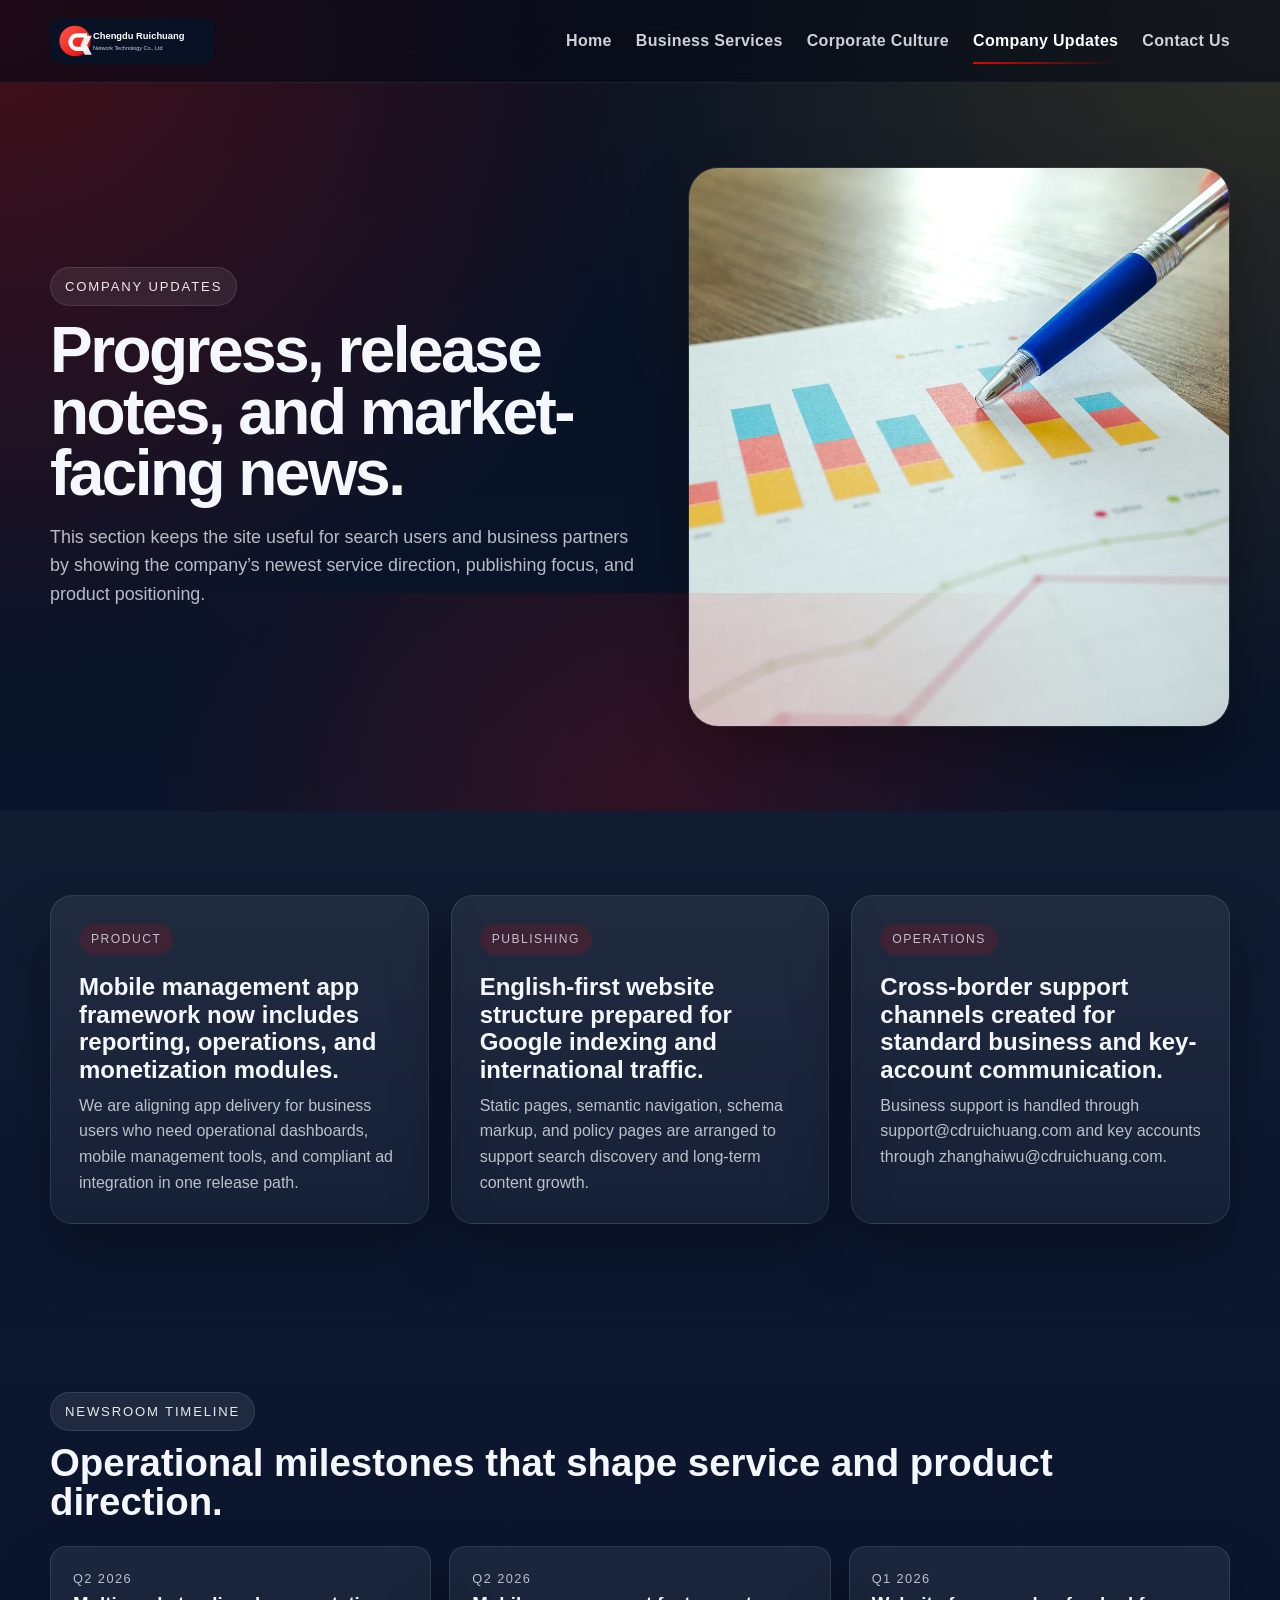
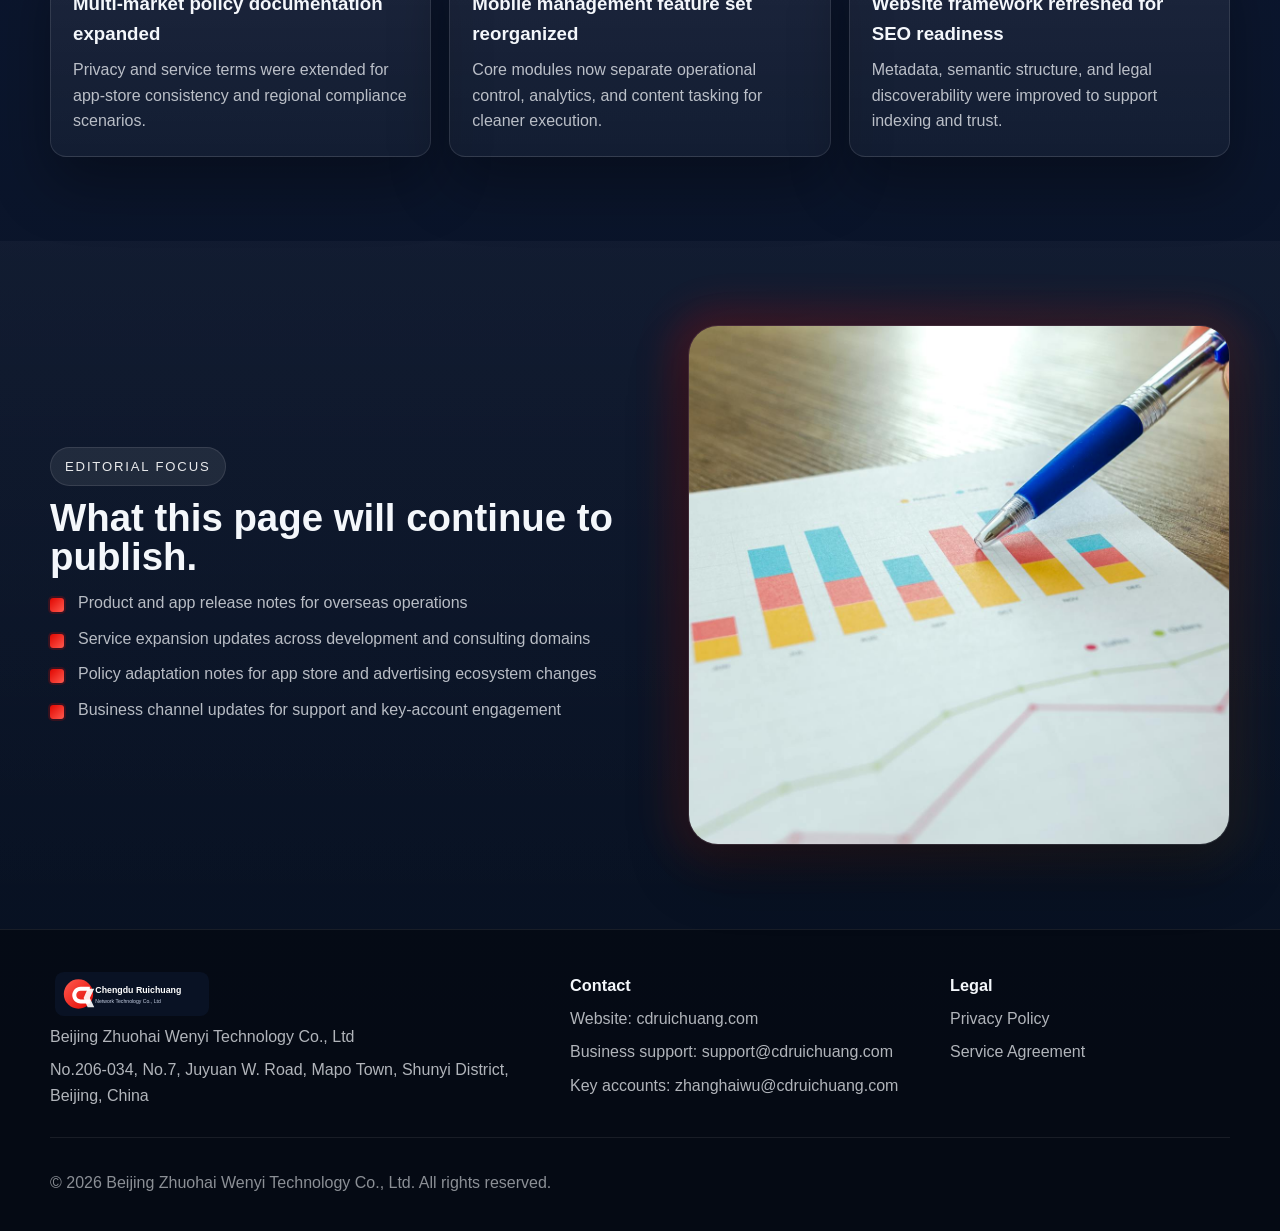
<file: news.html>
<!doctype html>
<html lang="en">
<head>
  <meta charset="utf-8">
  <meta name="viewport" content="width=device-width, initial-scale=1">
  <title>Company Updates | Beijing Zhuohai Wenyi Technology Co., Ltd</title>
  <meta name="description" content="Company updates, product notes, and market updates from Beijing Zhuohai Wenyi Technology Co., Ltd.">
  <meta name="robots" content="index,follow,max-image-preview:large">
  <link rel="canonical" href="https://cdruichuang.com/news.html">
  <link rel="icon" href="images/logo.svg" type="image/svg+xml">
  <link rel="stylesheet" href="css/style.css">
  <script defer src="js/main.js"></script>
</head>
<body>
  <a class="skip-link" href="#main">Skip to content</a>
  <header class="site-header" data-header>
    <div class="container header-inner">
      <a class="brand" href="index.html"><img src="images/logo.svg" alt="Beijing Zhuohai Wenyi logo" width="164" height="44"></a>
      <button class="menu-toggle" type="button" aria-expanded="false" aria-controls="primary-nav"><span></span><span></span><span></span><span class="sr-only">Menu</span></button>
      <nav class="site-nav" id="primary-nav" aria-label="Primary navigation">
        <a href="index.html">Home</a>
        <a href="services.html">Business Services</a>
        <a href="culture.html">Corporate Culture</a>
        <a class="active" href="news.html">Company Updates</a>
        <a href="contact.html">Contact Us</a>
      </nav>
    </div>
  </header>

  <main id="main">
    <section class="page-hero section-shell">
      <div class="container page-hero-grid">
        <div class="reveal">
          <div class="eyebrow">Company updates</div>
          <h1>Progress, release notes, and market-facing news.</h1>
          <p class="lead">This section keeps the site useful for search users and business partners by showing the company’s newest service direction, publishing focus, and product positioning.</p>
        </div>
        <div class="reveal">
          <img src="images/news-banner.png" alt="Editorial and release themed news visual" width="1200" height="800">
        </div>
      </div>
    </section>

    <section class="section-shell section-muted">
      <div class="container news-grid">
        <article class="news-card reveal">
          <p class="news-meta">Product</p>
          <h2>Mobile management app framework now includes reporting, operations, and monetization modules.</h2>
          <p>We are aligning app delivery for business users who need operational dashboards, mobile management tools, and compliant ad integration in one release path.</p>
        </article>
        <article class="news-card reveal">
          <p class="news-meta">Publishing</p>
          <h2>English-first website structure prepared for Google indexing and international traffic.</h2>
          <p>Static pages, semantic navigation, schema markup, and policy pages are arranged to support search discovery and long-term content growth.</p>
        </article>
        <article class="news-card reveal">
          <p class="news-meta">Operations</p>
          <h2>Cross-border support channels created for standard business and key-account communication.</h2>
          <p>Business support is handled through support@cdruichuang.com and key accounts through zhanghaiwu@cdruichuang.com.</p>
        </article>
      </div>
    </section>

    <section class="section-shell">
      <div class="container">
        <div class="section-heading reveal">
          <div class="eyebrow">Newsroom timeline</div>
          <h2>Operational milestones that shape service and product direction.</h2>
        </div>
        <div class="update-list">
          <article class="update-item reveal">
            <p class="muted-label">Q2 2026</p>
            <h3>Multi-market policy documentation expanded</h3>
            <p>Privacy and service terms were extended for app-store consistency and regional compliance scenarios.</p>
          </article>
          <article class="update-item reveal">
            <p class="muted-label">Q2 2026</p>
            <h3>Mobile management feature set reorganized</h3>
            <p>Core modules now separate operational control, analytics, and content tasking for cleaner execution.</p>
          </article>
          <article class="update-item reveal">
            <p class="muted-label">Q1 2026</p>
            <h3>Website framework refreshed for SEO readiness</h3>
            <p>Metadata, semantic structure, and legal discoverability were improved to support indexing and trust.</p>
          </article>
        </div>
      </div>
    </section>

    <section class="section-shell section-muted">
      <div class="container split-layout">
        <div class="split-copy reveal">
          <div class="eyebrow">Editorial focus</div>
          <h2>What this page will continue to publish.</h2>
          <ul class="checklist" style="margin-top:14px;">
            <li>Product and app release notes for overseas operations</li>
            <li>Service expansion updates across development and consulting domains</li>
            <li>Policy adaptation notes for app store and advertising ecosystem changes</li>
            <li>Business channel updates for support and key-account engagement</li>
          </ul>
        </div>
        <div class="split-media reveal">
          <img src="images/news-banner.png" alt="News planning and publication board visual" width="1200" height="800">
        </div>
      </div>
    </section>
  </main>

  <footer class="site-footer">
    <div class="container footer-grid">
      <div>
        <img src="images/logo.svg" alt="Beijing Zhuohai Wenyi logo" width="164" height="44">
        <p>Beijing Zhuohai Wenyi Technology Co., Ltd</p>
        <p>No.206-034, No.7, Juyuan W. Road, Mapo Town, Shunyi District, Beijing, China</p>
      </div>
      <div>
        <h2>Contact</h2>
        <p>Website: <a href="https://cdruichuang.com/">cdruichuang.com</a></p>
        <p>Business support: <a href="mailto:support@cdruichuang.com">support@cdruichuang.com</a></p>
        <p>Key accounts: <a href="mailto:zhanghaiwu@cdruichuang.com">zhanghaiwu@cdruichuang.com</a></p>
      </div>
      <div>
        <h2>Legal</h2>
        <p><a href="privacy.html">Privacy Policy</a></p>
        <p><a href="terms.html">Service Agreement</a></p>
      </div>
    </div>
    <div class="container footer-note"><p>© 2026 Beijing Zhuohai Wenyi Technology Co., Ltd. All rights reserved.</p></div>
  </footer>
</body>
</html>
</file>
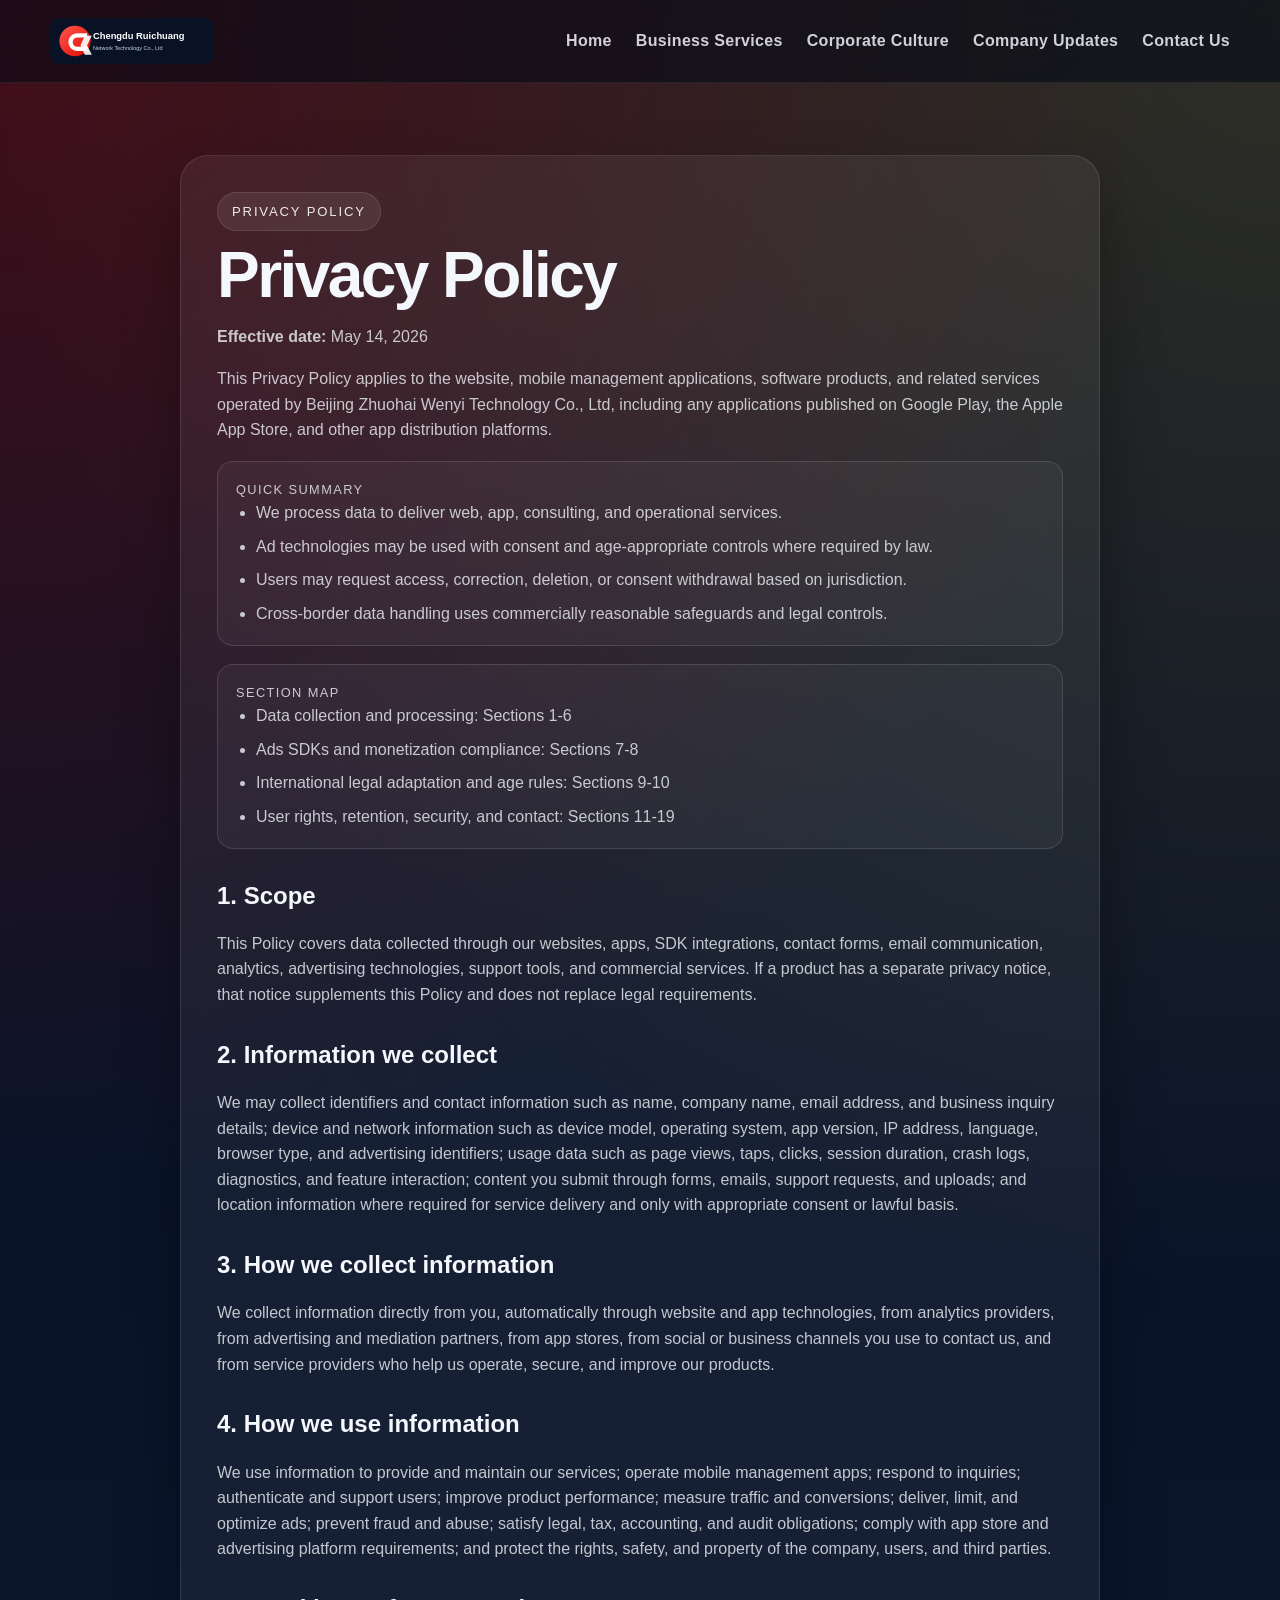
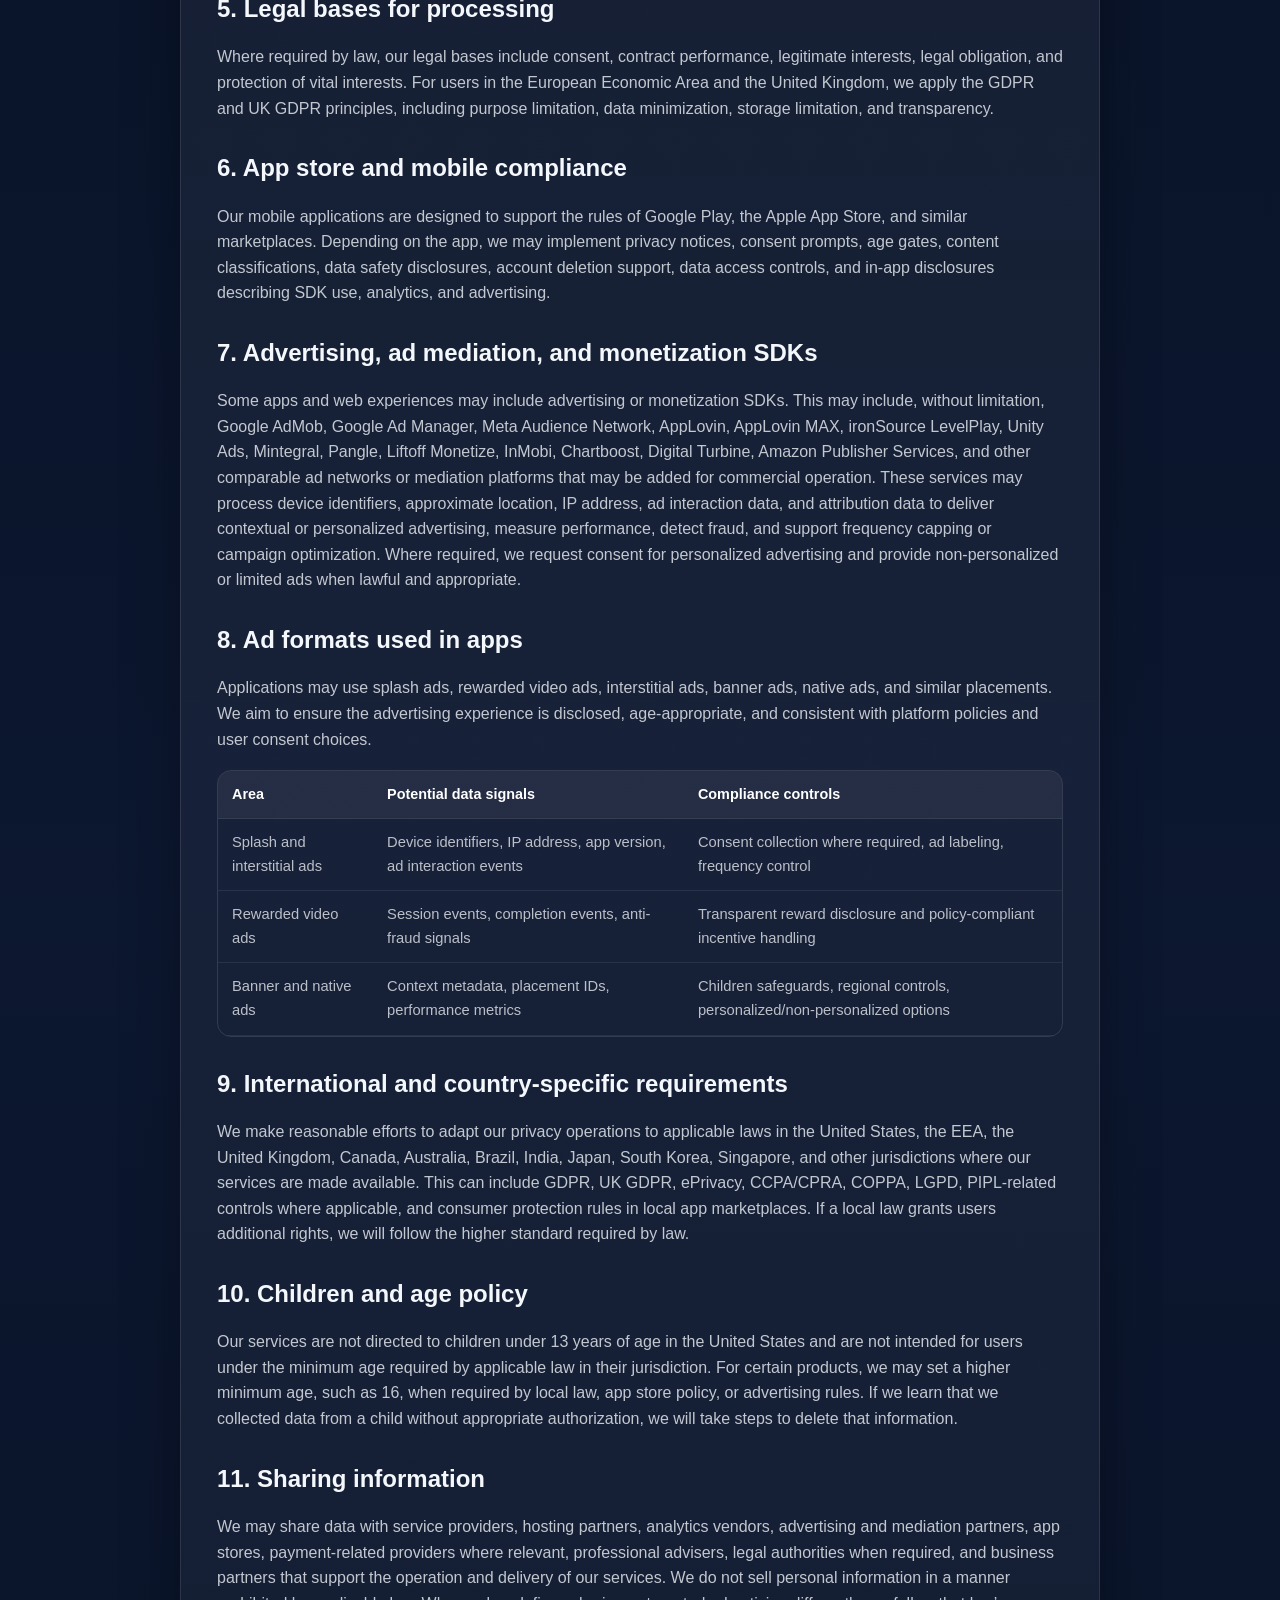
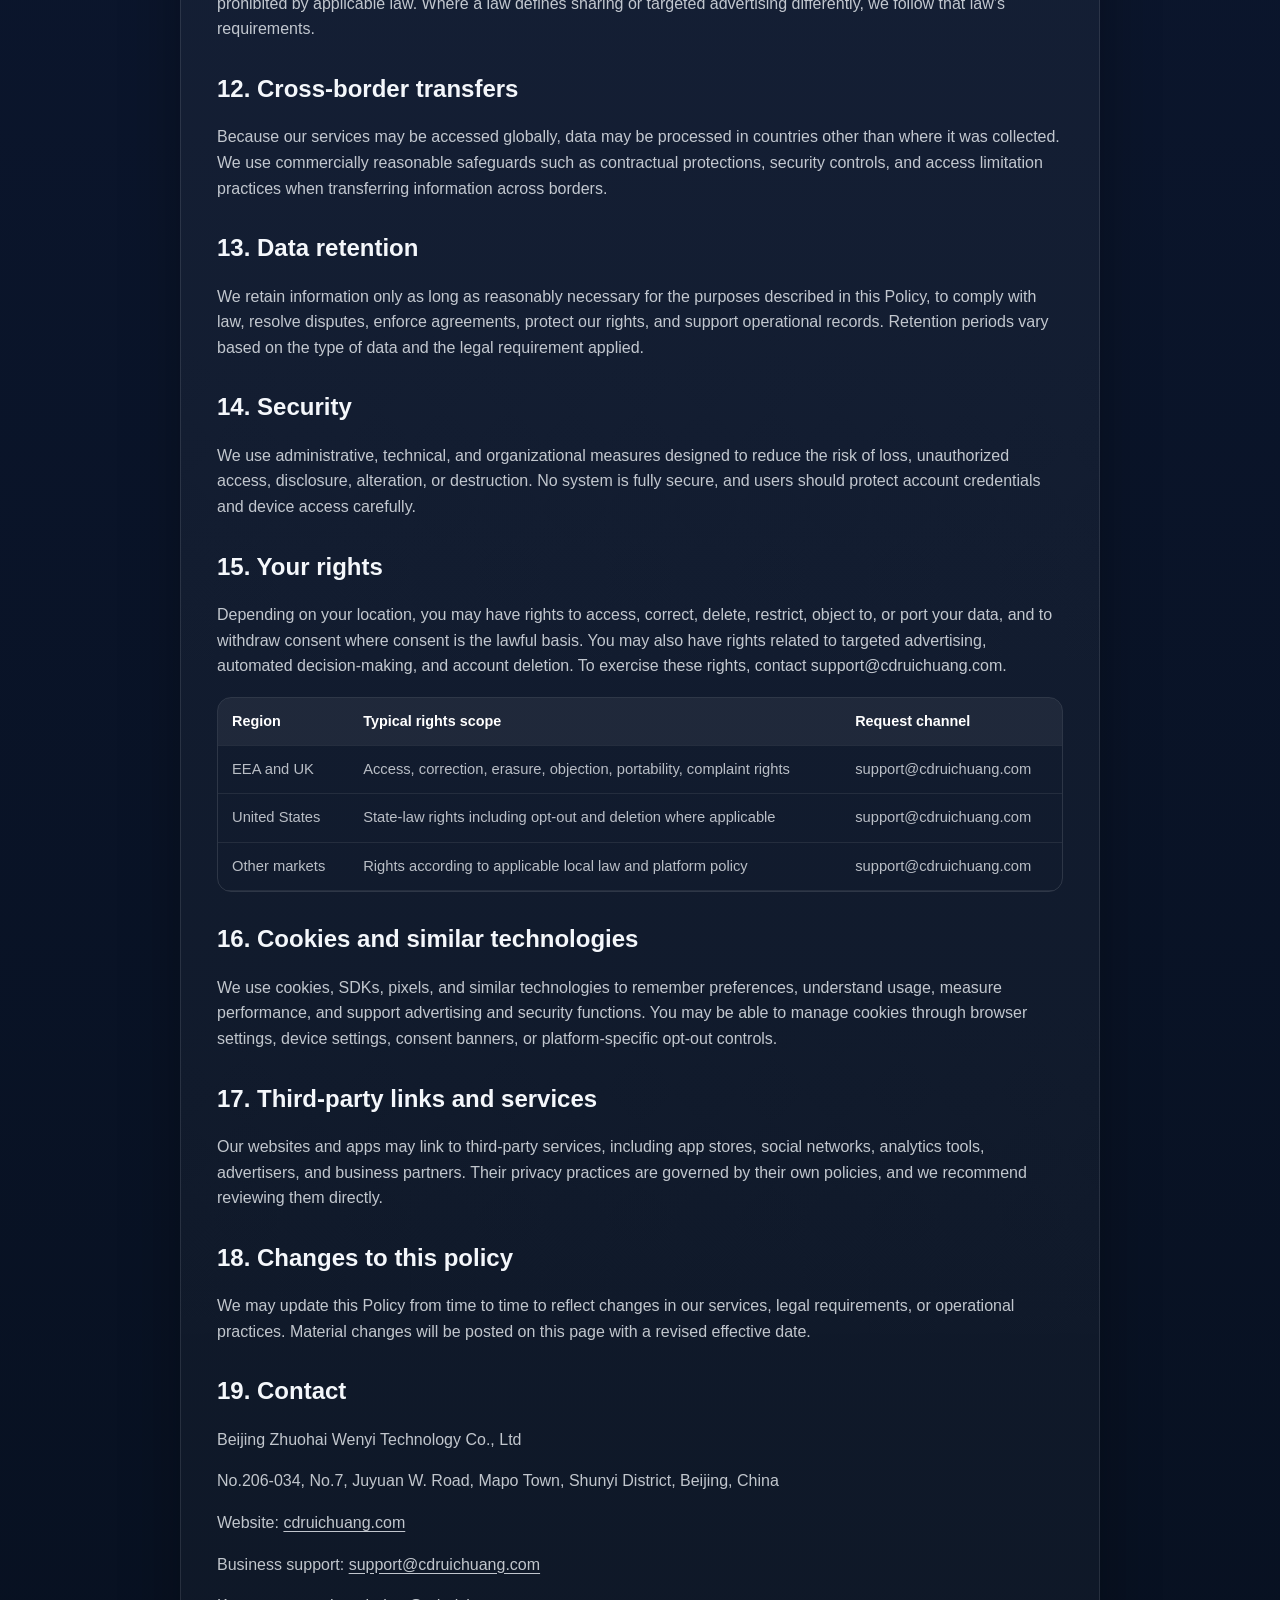
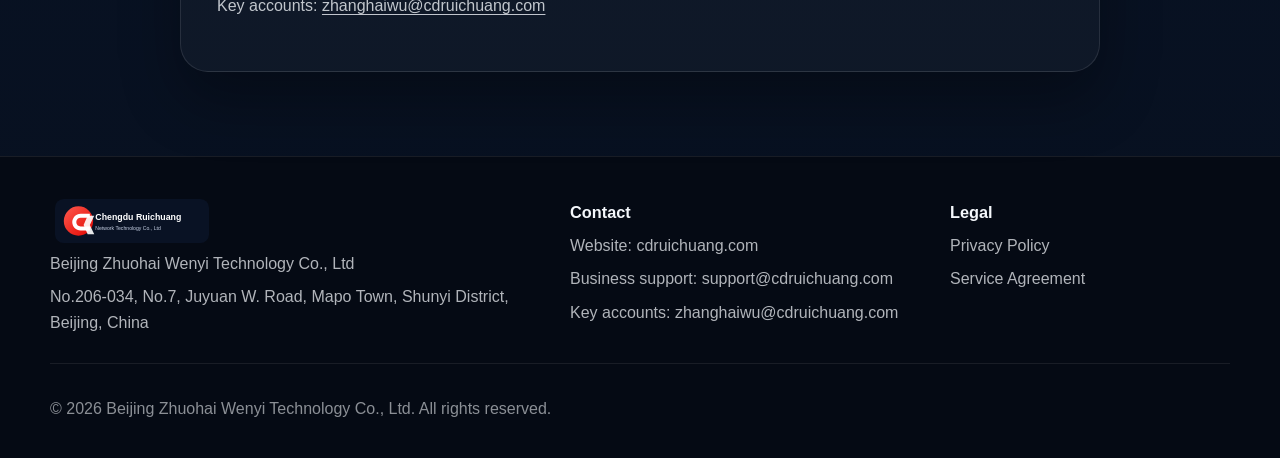
<file: privacy.html>
<!doctype html>
<html lang="en">
<head>
  <meta charset="utf-8">
  <meta name="viewport" content="width=device-width, initial-scale=1">
  <title>Privacy Policy | Beijing Zhuohai Wenyi Technology Co., Ltd</title>
  <meta name="description" content="Privacy policy for Beijing Zhuohai Wenyi Technology Co., Ltd website and mobile applications, including ad SDK compliance, app store rules, and cross-border privacy requirements.">
  <meta name="robots" content="index,follow,max-image-preview:large">
  <link rel="canonical" href="https://cdruichuang.com/privacy.html">
  <link rel="icon" href="images/logo.svg" type="image/svg+xml">
  <link rel="stylesheet" href="css/style.css">
  <script defer src="js/main.js"></script>
</head>
<body>
  <a class="skip-link" href="#main">Skip to content</a>
  <header class="site-header" data-header>
    <div class="container header-inner">
      <a class="brand" href="index.html"><img src="images/logo.svg" alt="Beijing Zhuohai Wenyi logo" width="164" height="44"></a>
      <button class="menu-toggle" type="button" aria-expanded="false" aria-controls="primary-nav"><span></span><span></span><span></span><span class="sr-only">Menu</span></button>
      <nav class="site-nav" id="primary-nav" aria-label="Primary navigation">
        <a href="index.html">Home</a>
        <a href="services.html">Business Services</a>
        <a href="culture.html">Corporate Culture</a>
        <a href="news.html">Company Updates</a>
        <a href="contact.html">Contact Us</a>
      </nav>
    </div>
  </header>

  <main id="main">
    <section class="policy-shell section-shell">
      <div class="container policy-content reveal">
        <div class="eyebrow">Privacy policy</div>
        <h1>Privacy Policy</h1>
        <p><strong>Effective date:</strong> May 14, 2026</p>
        <p>This Privacy Policy applies to the website, mobile management applications, software products, and related services operated by Beijing Zhuohai Wenyi Technology Co., Ltd, including any applications published on Google Play, the Apple App Store, and other app distribution platforms.</p>

        <div class="policy-summary">
          <p class="muted-label">Quick summary</p>
          <ul>
            <li>We process data to deliver web, app, consulting, and operational services.</li>
            <li>Ad technologies may be used with consent and age-appropriate controls where required by law.</li>
            <li>Users may request access, correction, deletion, or consent withdrawal based on jurisdiction.</li>
            <li>Cross-border data handling uses commercially reasonable safeguards and legal controls.</li>
          </ul>
        </div>

        <div class="policy-anchorlist">
          <p class="muted-label">Section map</p>
          <ul>
            <li>Data collection and processing: Sections 1-6</li>
            <li>Ads SDKs and monetization compliance: Sections 7-8</li>
            <li>International legal adaptation and age rules: Sections 9-10</li>
            <li>User rights, retention, security, and contact: Sections 11-19</li>
          </ul>
        </div>

        <h2>1. Scope</h2>
        <p>This Policy covers data collected through our websites, apps, SDK integrations, contact forms, email communication, analytics, advertising technologies, support tools, and commercial services. If a product has a separate privacy notice, that notice supplements this Policy and does not replace legal requirements.</p>

        <h2>2. Information we collect</h2>
        <p>We may collect identifiers and contact information such as name, company name, email address, and business inquiry details; device and network information such as device model, operating system, app version, IP address, language, browser type, and advertising identifiers; usage data such as page views, taps, clicks, session duration, crash logs, diagnostics, and feature interaction; content you submit through forms, emails, support requests, and uploads; and location information where required for service delivery and only with appropriate consent or lawful basis.</p>

        <h2>3. How we collect information</h2>
        <p>We collect information directly from you, automatically through website and app technologies, from analytics providers, from advertising and mediation partners, from app stores, from social or business channels you use to contact us, and from service providers who help us operate, secure, and improve our products.</p>

        <h2>4. How we use information</h2>
        <p>We use information to provide and maintain our services; operate mobile management apps; respond to inquiries; authenticate and support users; improve product performance; measure traffic and conversions; deliver, limit, and optimize ads; prevent fraud and abuse; satisfy legal, tax, accounting, and audit obligations; comply with app store and advertising platform requirements; and protect the rights, safety, and property of the company, users, and third parties.</p>

        <h2>5. Legal bases for processing</h2>
        <p>Where required by law, our legal bases include consent, contract performance, legitimate interests, legal obligation, and protection of vital interests. For users in the European Economic Area and the United Kingdom, we apply the GDPR and UK GDPR principles, including purpose limitation, data minimization, storage limitation, and transparency.</p>

        <h2>6. App store and mobile compliance</h2>
        <p>Our mobile applications are designed to support the rules of Google Play, the Apple App Store, and similar marketplaces. Depending on the app, we may implement privacy notices, consent prompts, age gates, content classifications, data safety disclosures, account deletion support, data access controls, and in-app disclosures describing SDK use, analytics, and advertising.</p>

        <h2>7. Advertising, ad mediation, and monetization SDKs</h2>
        <p>Some apps and web experiences may include advertising or monetization SDKs. This may include, without limitation, Google AdMob, Google Ad Manager, Meta Audience Network, AppLovin, AppLovin MAX, ironSource LevelPlay, Unity Ads, Mintegral, Pangle, Liftoff Monetize, InMobi, Chartboost, Digital Turbine, Amazon Publisher Services, and other comparable ad networks or mediation platforms that may be added for commercial operation. These services may process device identifiers, approximate location, IP address, ad interaction data, and attribution data to deliver contextual or personalized advertising, measure performance, detect fraud, and support frequency capping or campaign optimization. Where required, we request consent for personalized advertising and provide non-personalized or limited ads when lawful and appropriate.</p>

        <h2>8. Ad formats used in apps</h2>
        <p>Applications may use splash ads, rewarded video ads, interstitial ads, banner ads, native ads, and similar placements. We aim to ensure the advertising experience is disclosed, age-appropriate, and consistent with platform policies and user consent choices.</p>

        <div class="policy-table-wrap">
          <table class="policy-table" aria-label="Advertising and consent controls">
            <thead>
              <tr>
                <th>Area</th>
                <th>Potential data signals</th>
                <th>Compliance controls</th>
              </tr>
            </thead>
            <tbody>
              <tr>
                <td>Splash and interstitial ads</td>
                <td>Device identifiers, IP address, app version, ad interaction events</td>
                <td>Consent collection where required, ad labeling, frequency control</td>
              </tr>
              <tr>
                <td>Rewarded video ads</td>
                <td>Session events, completion events, anti-fraud signals</td>
                <td>Transparent reward disclosure and policy-compliant incentive handling</td>
              </tr>
              <tr>
                <td>Banner and native ads</td>
                <td>Context metadata, placement IDs, performance metrics</td>
                <td>Children safeguards, regional controls, personalized/non-personalized options</td>
              </tr>
            </tbody>
          </table>
        </div>

        <h2>9. International and country-specific requirements</h2>
        <p>We make reasonable efforts to adapt our privacy operations to applicable laws in the United States, the EEA, the United Kingdom, Canada, Australia, Brazil, India, Japan, South Korea, Singapore, and other jurisdictions where our services are made available. This can include GDPR, UK GDPR, ePrivacy, CCPA/CPRA, COPPA, LGPD, PIPL-related controls where applicable, and consumer protection rules in local app marketplaces. If a local law grants users additional rights, we will follow the higher standard required by law.</p>

        <h2>10. Children and age policy</h2>
        <p>Our services are not directed to children under 13 years of age in the United States and are not intended for users under the minimum age required by applicable law in their jurisdiction. For certain products, we may set a higher minimum age, such as 16, when required by local law, app store policy, or advertising rules. If we learn that we collected data from a child without appropriate authorization, we will take steps to delete that information.</p>

        <h2>11. Sharing information</h2>
        <p>We may share data with service providers, hosting partners, analytics vendors, advertising and mediation partners, app stores, payment-related providers where relevant, professional advisers, legal authorities when required, and business partners that support the operation and delivery of our services. We do not sell personal information in a manner prohibited by applicable law. Where a law defines sharing or targeted advertising differently, we follow that law’s requirements.</p>

        <h2>12. Cross-border transfers</h2>
        <p>Because our services may be accessed globally, data may be processed in countries other than where it was collected. We use commercially reasonable safeguards such as contractual protections, security controls, and access limitation practices when transferring information across borders.</p>

        <h2>13. Data retention</h2>
        <p>We retain information only as long as reasonably necessary for the purposes described in this Policy, to comply with law, resolve disputes, enforce agreements, protect our rights, and support operational records. Retention periods vary based on the type of data and the legal requirement applied.</p>

        <h2>14. Security</h2>
        <p>We use administrative, technical, and organizational measures designed to reduce the risk of loss, unauthorized access, disclosure, alteration, or destruction. No system is fully secure, and users should protect account credentials and device access carefully.</p>

        <h2>15. Your rights</h2>
        <p>Depending on your location, you may have rights to access, correct, delete, restrict, object to, or port your data, and to withdraw consent where consent is the lawful basis. You may also have rights related to targeted advertising, automated decision-making, and account deletion. To exercise these rights, contact support@cdruichuang.com.</p>

        <div class="policy-table-wrap">
          <table class="policy-table" aria-label="Regional privacy rights overview">
            <thead>
              <tr>
                <th>Region</th>
                <th>Typical rights scope</th>
                <th>Request channel</th>
              </tr>
            </thead>
            <tbody>
              <tr>
                <td>EEA and UK</td>
                <td>Access, correction, erasure, objection, portability, complaint rights</td>
                <td>support@cdruichuang.com</td>
              </tr>
              <tr>
                <td>United States</td>
                <td>State-law rights including opt-out and deletion where applicable</td>
                <td>support@cdruichuang.com</td>
              </tr>
              <tr>
                <td>Other markets</td>
                <td>Rights according to applicable local law and platform policy</td>
                <td>support@cdruichuang.com</td>
              </tr>
            </tbody>
          </table>
        </div>

        <h2>16. Cookies and similar technologies</h2>
        <p>We use cookies, SDKs, pixels, and similar technologies to remember preferences, understand usage, measure performance, and support advertising and security functions. You may be able to manage cookies through browser settings, device settings, consent banners, or platform-specific opt-out controls.</p>

        <h2>17. Third-party links and services</h2>
        <p>Our websites and apps may link to third-party services, including app stores, social networks, analytics tools, advertisers, and business partners. Their privacy practices are governed by their own policies, and we recommend reviewing them directly.</p>

        <h2>18. Changes to this policy</h2>
        <p>We may update this Policy from time to time to reflect changes in our services, legal requirements, or operational practices. Material changes will be posted on this page with a revised effective date.</p>

        <h2>19. Contact</h2>
        <p>Beijing Zhuohai Wenyi Technology Co., Ltd</p>
        <p>No.206-034, No.7, Juyuan W. Road, Mapo Town, Shunyi District, Beijing, China</p>
        <p>Website: <a href="https://cdruichuang.com/">cdruichuang.com</a></p>
        <p>Business support: <a href="mailto:support@cdruichuang.com">support@cdruichuang.com</a></p>
        <p>Key accounts: <a href="mailto:zhanghaiwu@cdruichuang.com">zhanghaiwu@cdruichuang.com</a></p>
      </div>
    </section>
  </main>

  <footer class="site-footer">
    <div class="container footer-grid">
      <div>
        <img src="images/logo.svg" alt="Beijing Zhuohai Wenyi logo" width="164" height="44">
        <p>Beijing Zhuohai Wenyi Technology Co., Ltd</p>
        <p>No.206-034, No.7, Juyuan W. Road, Mapo Town, Shunyi District, Beijing, China</p>
      </div>
      <div>
        <h2>Contact</h2>
        <p>Website: <a href="https://cdruichuang.com/">cdruichuang.com</a></p>
        <p>Business support: <a href="mailto:support@cdruichuang.com">support@cdruichuang.com</a></p>
        <p>Key accounts: <a href="mailto:zhanghaiwu@cdruichuang.com">zhanghaiwu@cdruichuang.com</a></p>
      </div>
      <div>
        <h2>Legal</h2>
        <p><a href="privacy.html">Privacy Policy</a></p>
        <p><a href="terms.html">Service Agreement</a></p>
      </div>
    </div>
    <div class="container footer-note"><p>© 2026 Beijing Zhuohai Wenyi Technology Co., Ltd. All rights reserved.</p></div>
  </footer>
</body>
</html>
</file>
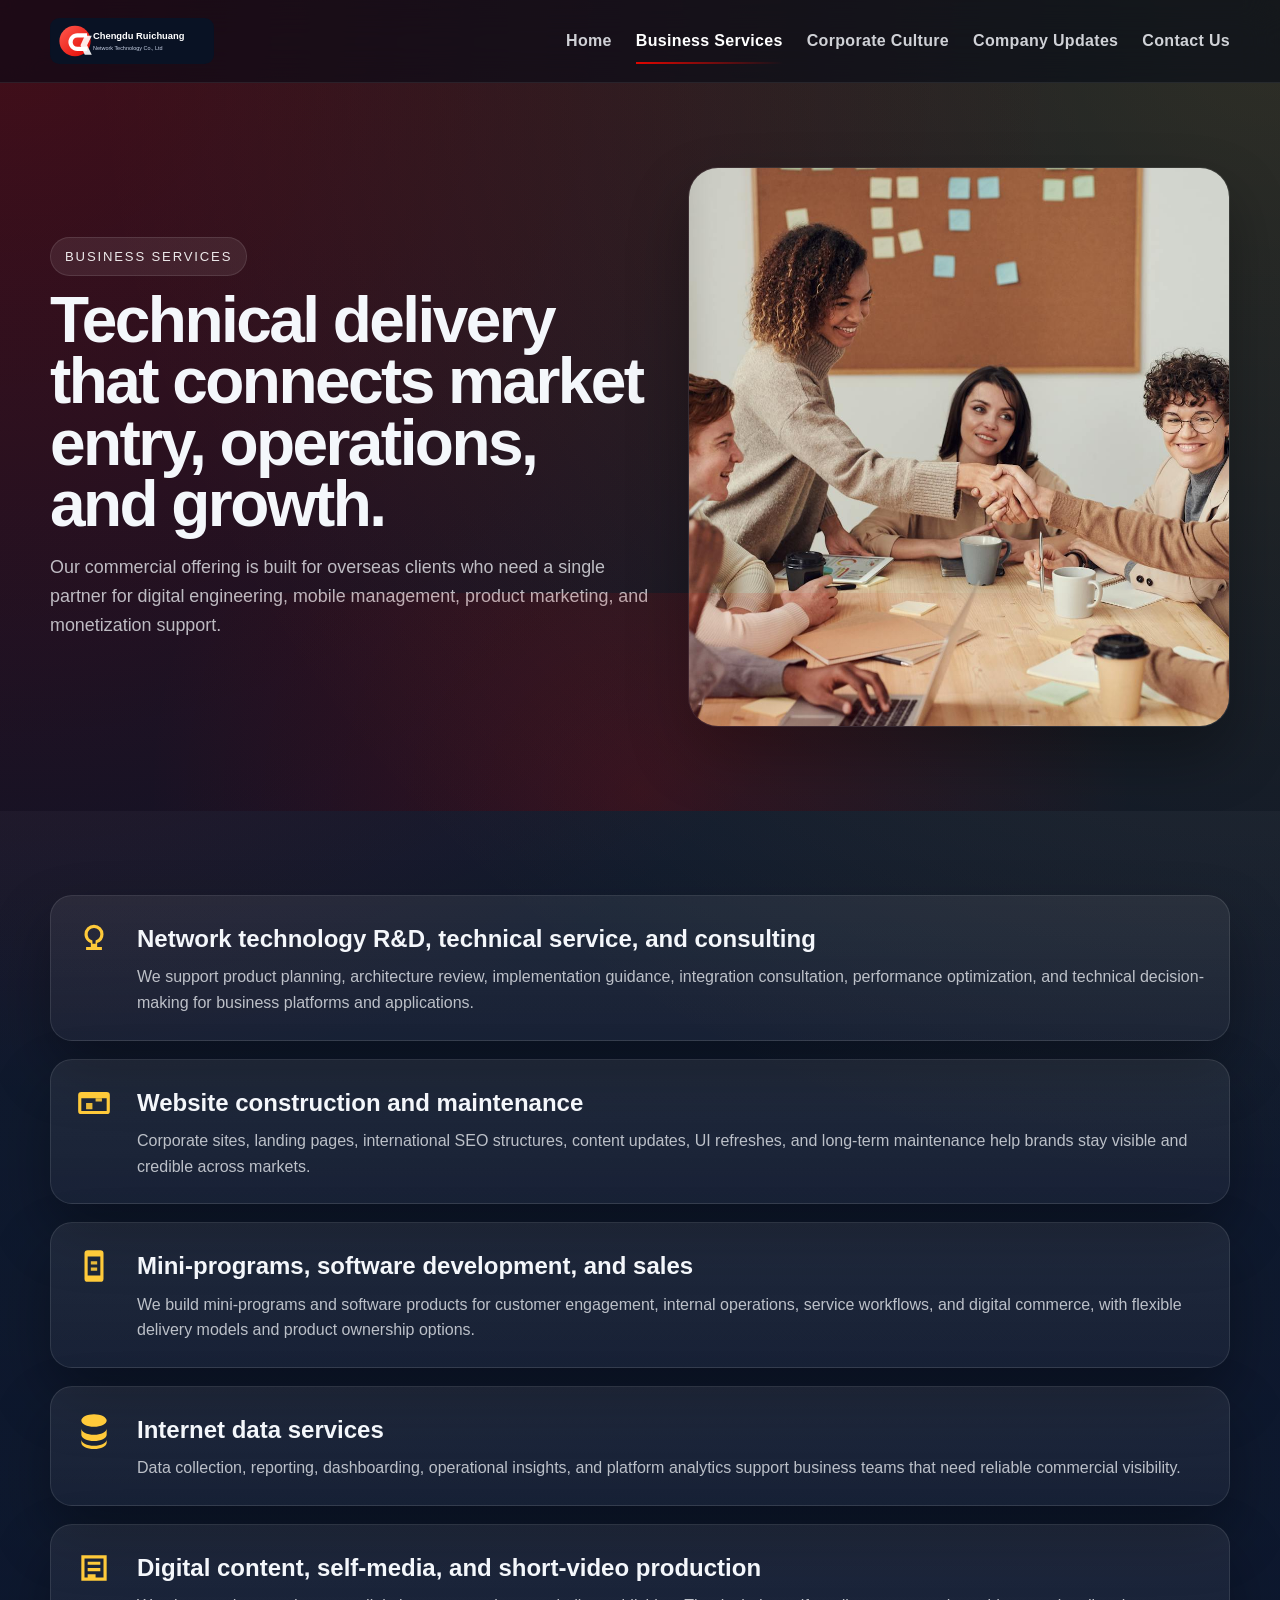
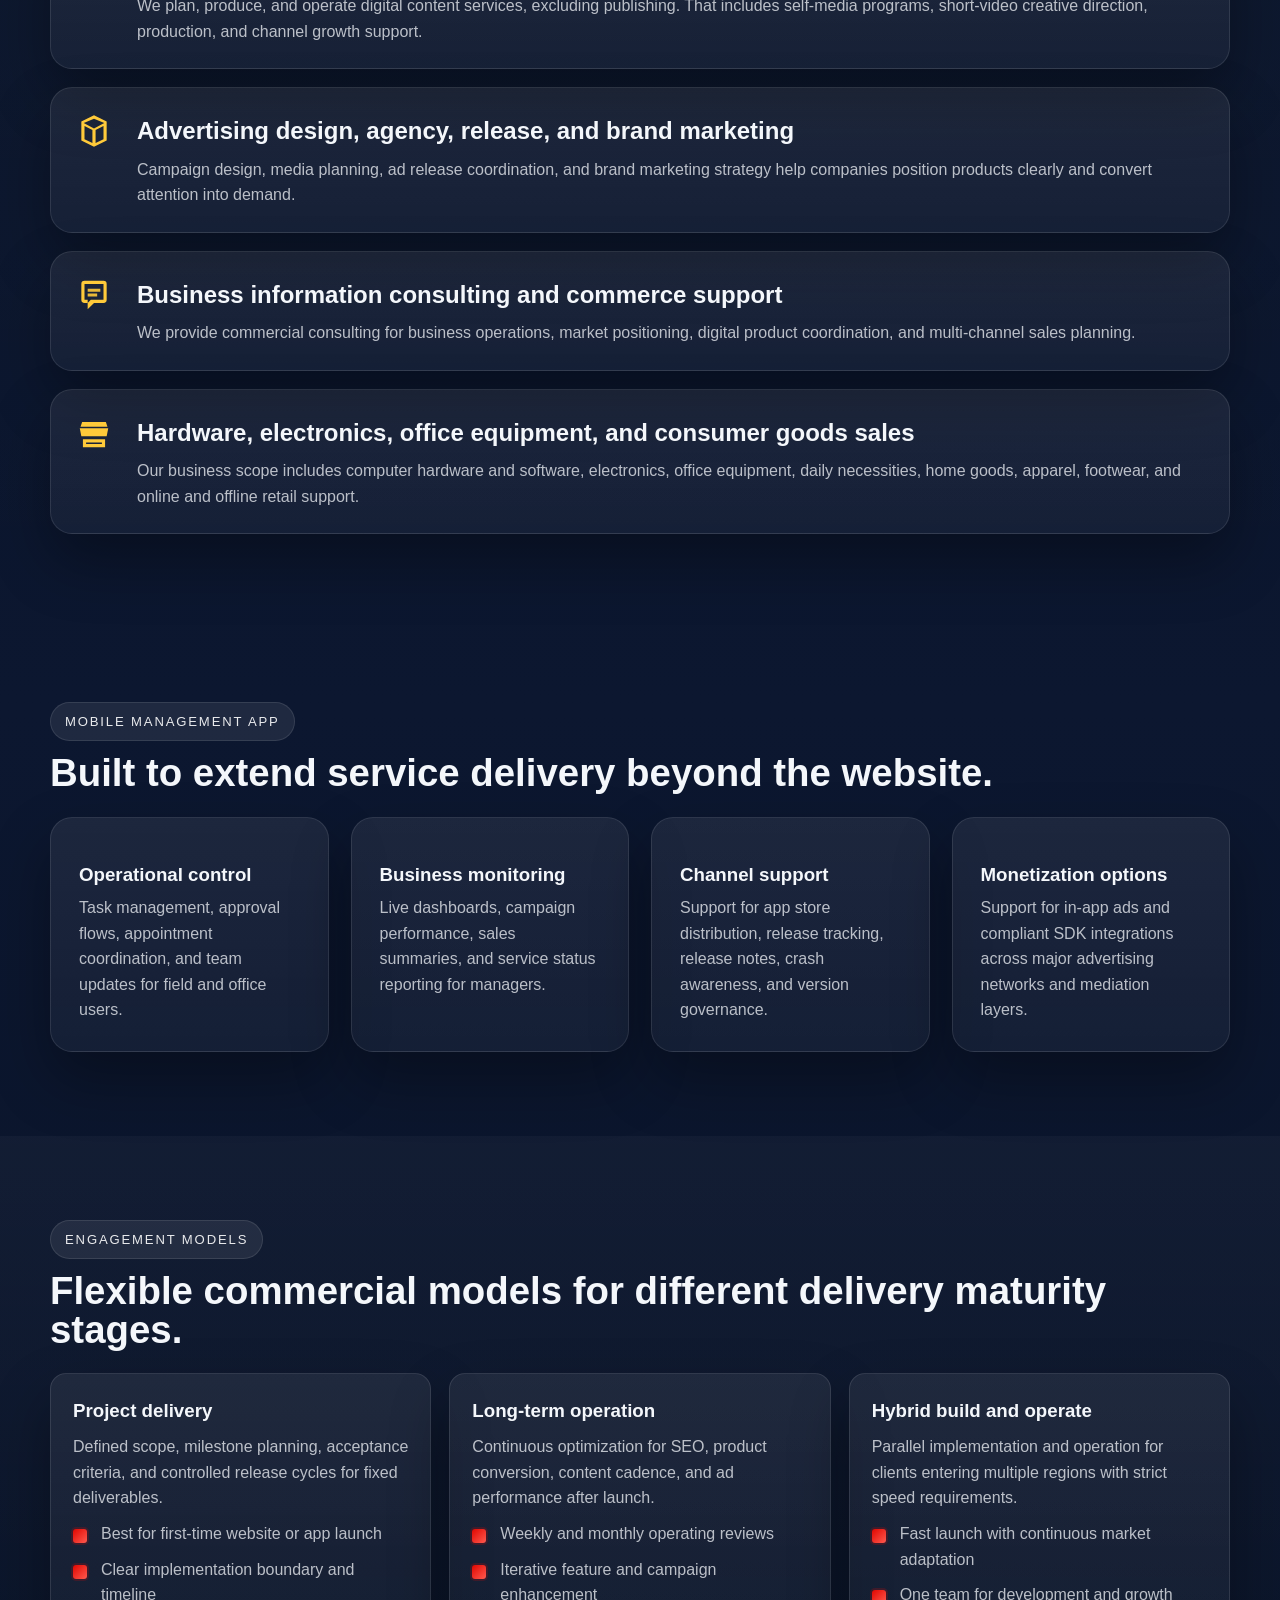
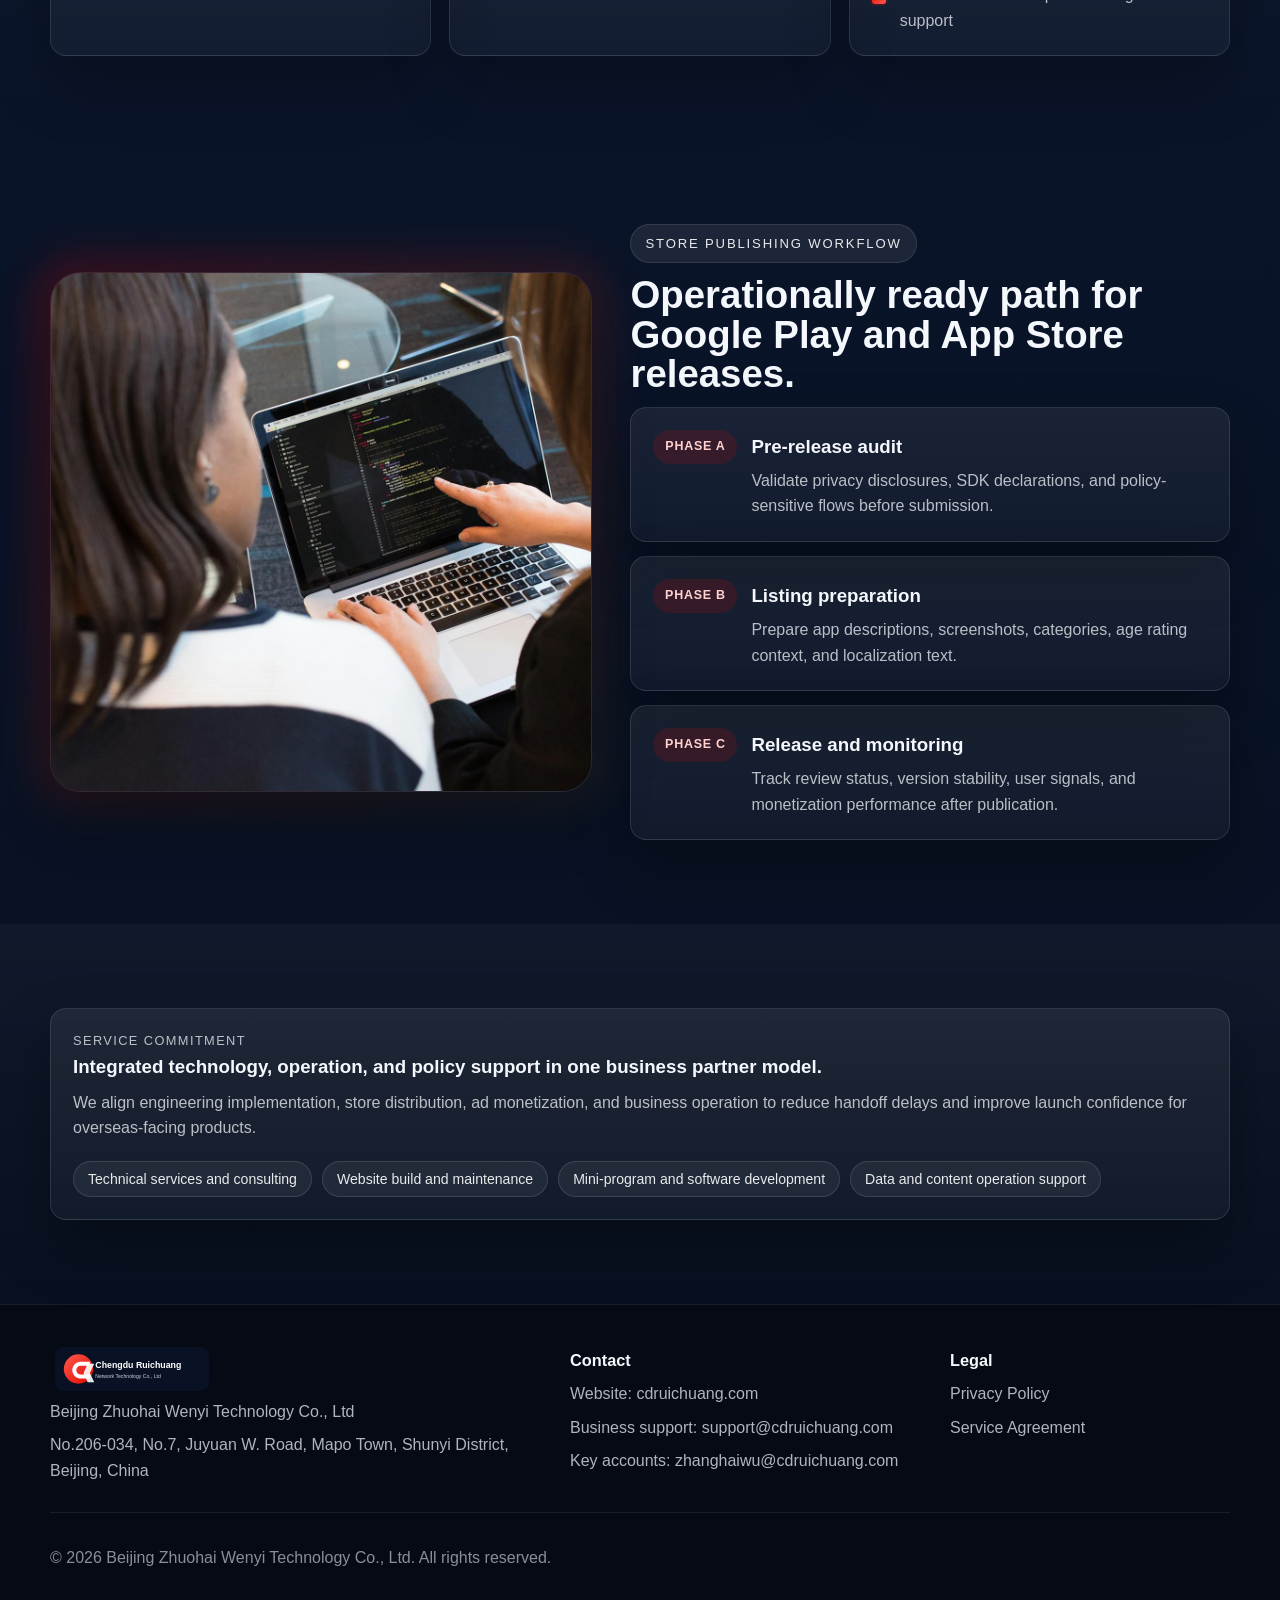
<file: services.html>
<!doctype html>
<html lang="en">
<head>
  <meta charset="utf-8">
  <meta name="viewport" content="width=device-width, initial-scale=1">
  <title>Business Services | Beijing Zhuohai Wenyi Technology Co., Ltd</title>
  <meta name="description" content="Business services from Beijing Zhuohai Wenyi Technology Co., Ltd: R&D, consulting, web maintenance, mobile apps, software, data services, content, ads, branding, and commerce support.">
  <meta name="robots" content="index,follow,max-image-preview:large">
  <link rel="canonical" href="https://cdruichuang.com/services.html">
  <link rel="icon" href="images/logo.svg" type="image/svg+xml">
  <link rel="stylesheet" href="css/style.css">
  <script defer src="js/main.js"></script>
</head>
<body>
  <a class="skip-link" href="#main">Skip to content</a>
  <header class="site-header" data-header>
    <div class="container header-inner">
      <a class="brand" href="index.html"><img src="images/logo.svg" alt="Beijing Zhuohai Wenyi logo" width="164" height="44"></a>
      <button class="menu-toggle" type="button" aria-expanded="false" aria-controls="primary-nav"><span></span><span></span><span></span><span class="sr-only">Menu</span></button>
      <nav class="site-nav" id="primary-nav" aria-label="Primary navigation">
        <a href="index.html">Home</a>
        <a class="active" href="services.html">Business Services</a>
        <a href="culture.html">Corporate Culture</a>
        <a href="news.html">Company Updates</a>
        <a href="contact.html">Contact Us</a>
      </nav>
    </div>
  </header>

  <main id="main">
    <section class="page-hero section-shell">
      <div class="container page-hero-grid">
        <div class="reveal">
          <div class="eyebrow">Business services</div>
          <h1>Technical delivery that connects market entry, operations, and growth.</h1>
          <p class="lead">Our commercial offering is built for overseas clients who need a single partner for digital engineering, mobile management, product marketing, and monetization support.</p>
        </div>
        <div class="reveal">
          <img src="images/services-banner.png" alt="Enterprise services composition with network, mobile, and marketing layers" width="1200" height="800">
        </div>
      </div>
    </section>

    <section class="section-shell section-muted">
      <div class="container service-stack">
        <article class="service-item reveal">
          <svg class="icon"><use href="images/icons.svg#network"></use></svg>
          <div>
            <h2>Network technology R&D, technical service, and consulting</h2>
            <p>We support product planning, architecture review, implementation guidance, integration consultation, performance optimization, and technical decision-making for business platforms and applications.</p>
          </div>
        </article>
        <article class="service-item reveal">
          <svg class="icon"><use href="images/icons.svg#web"></use></svg>
          <div>
            <h2>Website construction and maintenance</h2>
            <p>Corporate sites, landing pages, international SEO structures, content updates, UI refreshes, and long-term maintenance help brands stay visible and credible across markets.</p>
          </div>
        </article>
        <article class="service-item reveal">
          <svg class="icon"><use href="images/icons.svg#mobile"></use></svg>
          <div>
            <h2>Mini-programs, software development, and sales</h2>
            <p>We build mini-programs and software products for customer engagement, internal operations, service workflows, and digital commerce, with flexible delivery models and product ownership options.</p>
          </div>
        </article>
        <article class="service-item reveal">
          <svg class="icon"><use href="images/icons.svg#data"></use></svg>
          <div>
            <h2>Internet data services</h2>
            <p>Data collection, reporting, dashboarding, operational insights, and platform analytics support business teams that need reliable commercial visibility.</p>
          </div>
        </article>
        <article class="service-item reveal">
          <svg class="icon"><use href="images/icons.svg#content"></use></svg>
          <div>
            <h2>Digital content, self-media, and short-video production</h2>
            <p>We plan, produce, and operate digital content services, excluding publishing. That includes self-media programs, short-video creative direction, production, and channel growth support.</p>
          </div>
        </article>
        <article class="service-item reveal">
          <svg class="icon"><use href="images/icons.svg#ads"></use></svg>
          <div>
            <h2>Advertising design, agency, release, and brand marketing</h2>
            <p>Campaign design, media planning, ad release coordination, and brand marketing strategy help companies position products clearly and convert attention into demand.</p>
          </div>
        </article>
        <article class="service-item reveal">
          <svg class="icon"><use href="images/icons.svg#consulting"></use></svg>
          <div>
            <h2>Business information consulting and commerce support</h2>
            <p>We provide commercial consulting for business operations, market positioning, digital product coordination, and multi-channel sales planning.</p>
          </div>
        </article>
        <article class="service-item reveal">
          <svg class="icon"><use href="images/icons.svg#store"></use></svg>
          <div>
            <h2>Hardware, electronics, office equipment, and consumer goods sales</h2>
            <p>Our business scope includes computer hardware and software, electronics, office equipment, daily necessities, home goods, apparel, footwear, and online and offline retail support.</p>
          </div>
        </article>
      </div>
    </section>

    <section class="section-shell">
      <div class="container">
        <div class="section-heading reveal">
          <div class="eyebrow">Mobile management app</div>
          <h2>Built to extend service delivery beyond the website.</h2>
        </div>
        <div class="app-grid">
          <article class="app-card reveal">
            <h3>Operational control</h3>
            <p>Task management, approval flows, appointment coordination, and team updates for field and office users.</p>
          </article>
          <article class="app-card reveal">
            <h3>Business monitoring</h3>
            <p>Live dashboards, campaign performance, sales summaries, and service status reporting for managers.</p>
          </article>
          <article class="app-card reveal">
            <h3>Channel support</h3>
            <p>Support for app store distribution, release tracking, release notes, crash awareness, and version governance.</p>
          </article>
          <article class="app-card reveal">
            <h3>Monetization options</h3>
            <p>Support for in-app ads and compliant SDK integrations across major advertising networks and mediation layers.</p>
          </article>
        </div>
      </div>
    </section>

    <section class="section-shell section-muted">
      <div class="container">
        <div class="section-heading reveal">
          <div class="eyebrow">Engagement models</div>
          <h2>Flexible commercial models for different delivery maturity stages.</h2>
        </div>
        <div class="model-grid">
          <article class="model-card reveal">
            <h3>Project delivery</h3>
            <p>Defined scope, milestone planning, acceptance criteria, and controlled release cycles for fixed deliverables.</p>
            <ul class="checklist" style="margin-top:10px;">
              <li>Best for first-time website or app launch</li>
              <li>Clear implementation boundary and timeline</li>
            </ul>
          </article>
          <article class="model-card reveal">
            <h3>Long-term operation</h3>
            <p>Continuous optimization for SEO, product conversion, content cadence, and ad performance after launch.</p>
            <ul class="checklist" style="margin-top:10px;">
              <li>Weekly and monthly operating reviews</li>
              <li>Iterative feature and campaign enhancement</li>
            </ul>
          </article>
          <article class="model-card reveal">
            <h3>Hybrid build and operate</h3>
            <p>Parallel implementation and operation for clients entering multiple regions with strict speed requirements.</p>
            <ul class="checklist" style="margin-top:10px;">
              <li>Fast launch with continuous market adaptation</li>
              <li>One team for development and growth support</li>
            </ul>
          </article>
        </div>
      </div>
    </section>

    <section class="section-shell">
      <div class="container split-layout reverse">
        <div class="split-media reveal">
          <img src="images/mobile-app.png" alt="App release workflow and management dashboard visual" width="1200" height="900">
        </div>
        <div class="split-copy reveal">
          <div class="eyebrow">Store publishing workflow</div>
          <h2>Operationally ready path for Google Play and App Store releases.</h2>
          <div class="timeline" style="margin-top:14px;">
            <article class="timeline-item">
              <span class="stamp">Phase A</span>
              <div>
                <h3>Pre-release audit</h3>
                <p>Validate privacy disclosures, SDK declarations, and policy-sensitive flows before submission.</p>
              </div>
            </article>
            <article class="timeline-item">
              <span class="stamp">Phase B</span>
              <div>
                <h3>Listing preparation</h3>
                <p>Prepare app descriptions, screenshots, categories, age rating context, and localization text.</p>
              </div>
            </article>
            <article class="timeline-item">
              <span class="stamp">Phase C</span>
              <div>
                <h3>Release and monitoring</h3>
                <p>Track review status, version stability, user signals, and monetization performance after publication.</p>
              </div>
            </article>
          </div>
        </div>
      </div>
    </section>

    <section class="section-shell section-muted">
      <div class="container">
        <div class="callout-panel reveal">
          <p class="muted-label">Service commitment</p>
          <h3>Integrated technology, operation, and policy support in one business partner model.</h3>
          <p>We align engineering implementation, store distribution, ad monetization, and business operation to reduce handoff delays and improve launch confidence for overseas-facing products.</p>
          <div class="pill-row">
            <span class="pill">Technical services and consulting</span>
            <span class="pill">Website build and maintenance</span>
            <span class="pill">Mini-program and software development</span>
            <span class="pill">Data and content operation support</span>
          </div>
        </div>
      </div>
    </section>
  </main>

  <footer class="site-footer">
    <div class="container footer-grid">
      <div>
        <img src="images/logo.svg" alt="Beijing Zhuohai Wenyi logo" width="164" height="44">
        <p>Beijing Zhuohai Wenyi Technology Co., Ltd</p>
        <p>No.206-034, No.7, Juyuan W. Road, Mapo Town, Shunyi District, Beijing, China</p>
      </div>
      <div>
        <h2>Contact</h2>
        <p>Website: <a href="https://cdruichuang.com/">cdruichuang.com</a></p>
        <p>Business support: <a href="mailto:support@cdruichuang.com">support@cdruichuang.com</a></p>
        <p>Key accounts: <a href="mailto:zhanghaiwu@cdruichuang.com">zhanghaiwu@cdruichuang.com</a></p>
      </div>
      <div>
        <h2>Legal</h2>
        <p><a href="privacy.html">Privacy Policy</a></p>
        <p><a href="terms.html">Service Agreement</a></p>
      </div>
    </div>
    <div class="container footer-note"><p>© 2026 Beijing Zhuohai Wenyi Technology Co., Ltd. All rights reserved.</p></div>
  </footer>
</body>
</html>
</file>
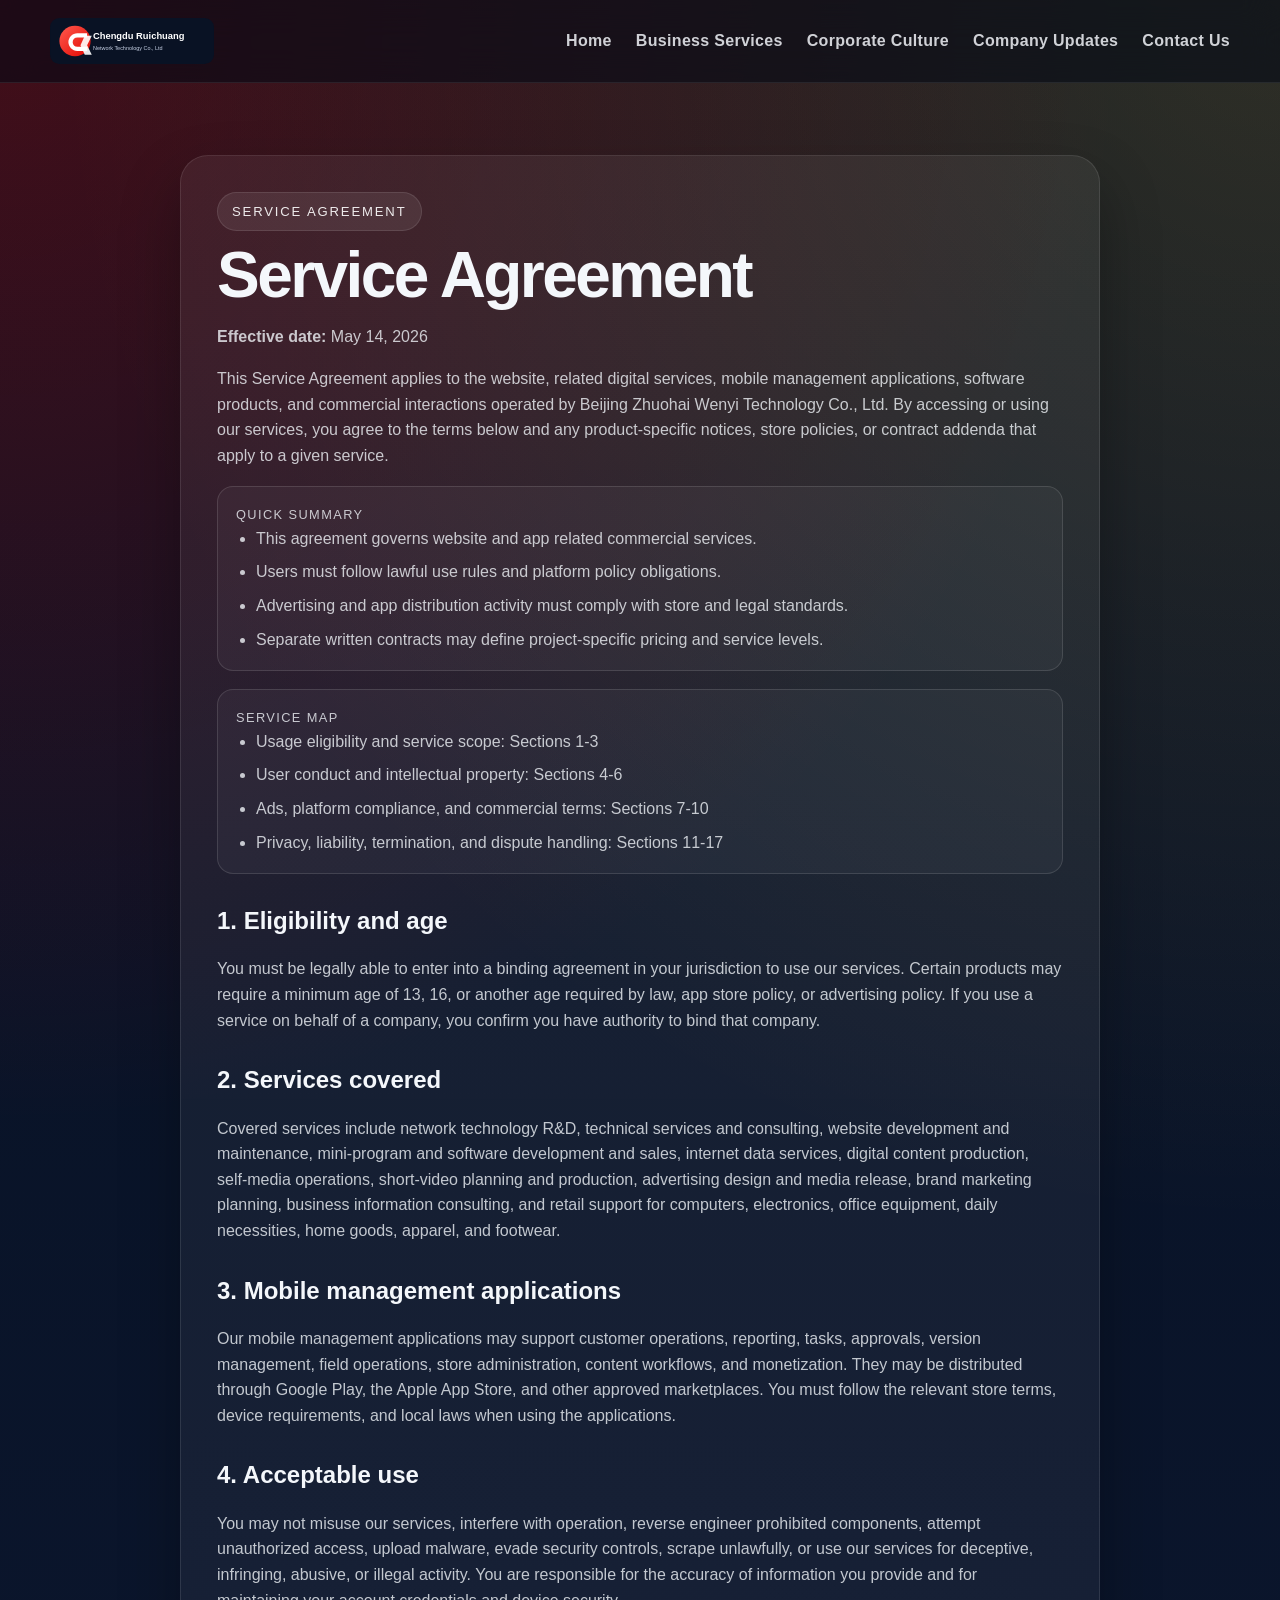
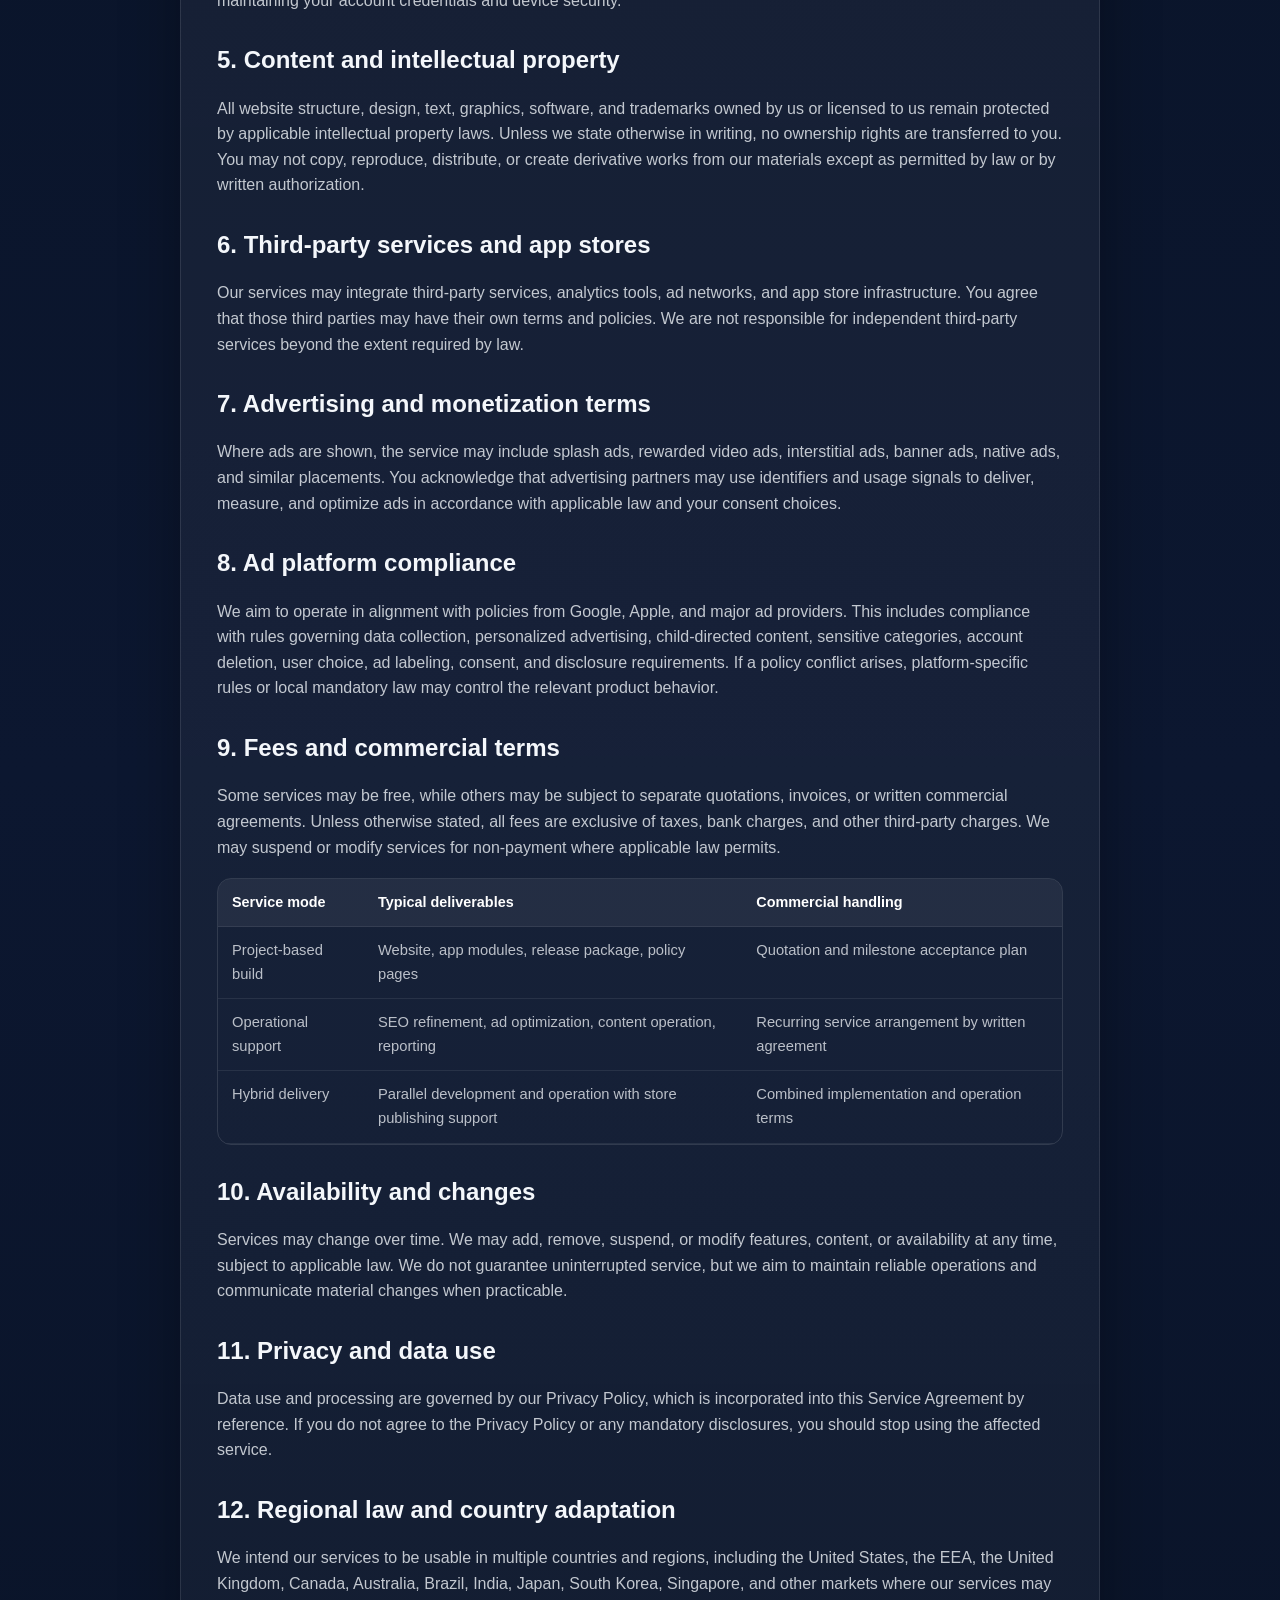
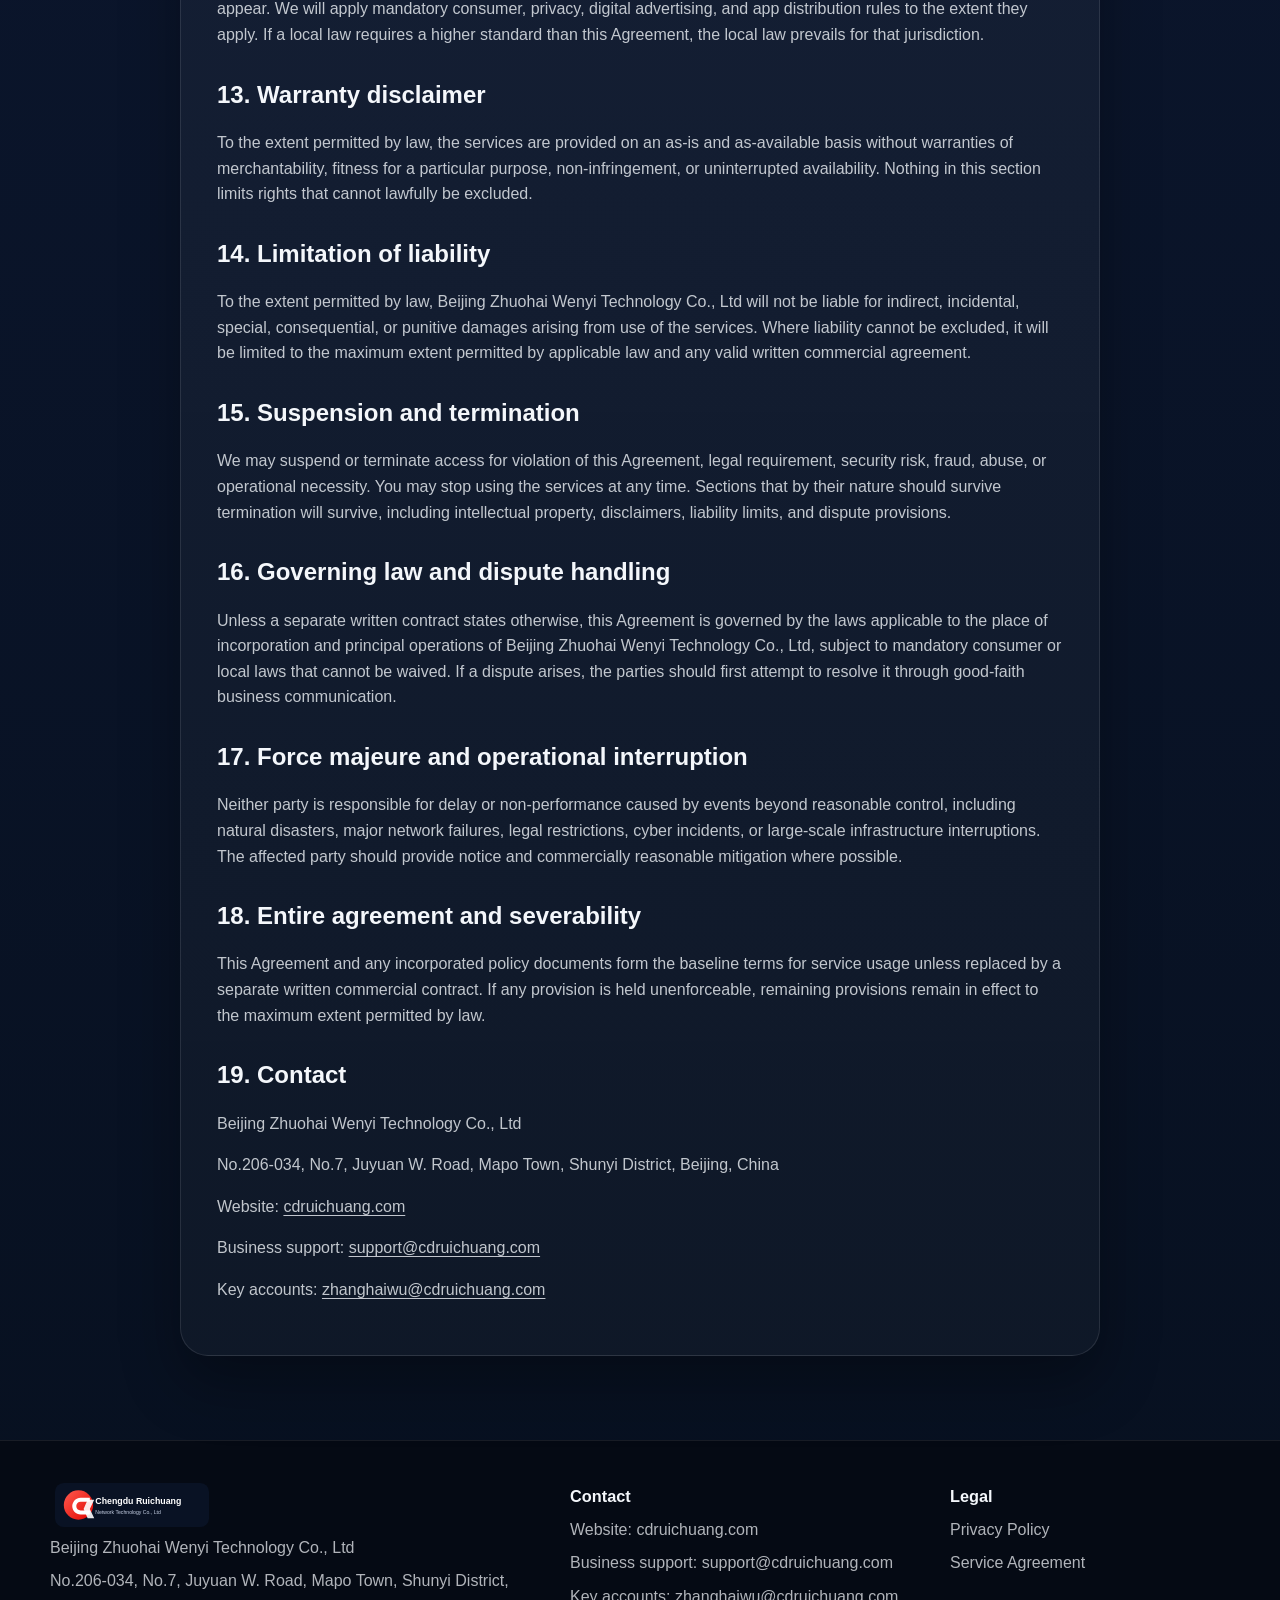
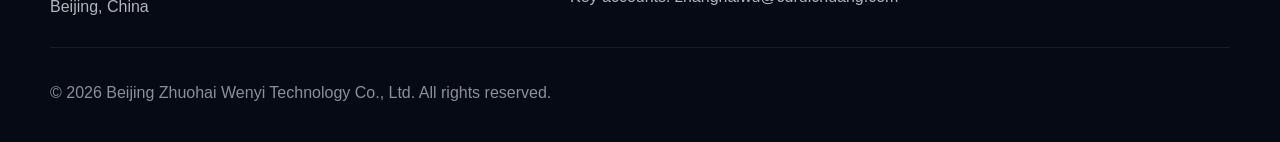
<file: terms.html>
<!doctype html>
<html lang="en">
<head>
  <meta charset="utf-8">
  <meta name="viewport" content="width=device-width, initial-scale=1">
  <title>Service Agreement | Beijing Zhuohai Wenyi Technology Co., Ltd</title>
  <meta name="description" content="Service agreement for Beijing Zhuohai Wenyi Technology Co., Ltd website, digital services, and mobile applications.">
  <meta name="robots" content="index,follow,max-image-preview:large">
  <link rel="canonical" href="https://cdruichuang.com/terms.html">
  <link rel="icon" href="images/logo.svg" type="image/svg+xml">
  <link rel="stylesheet" href="css/style.css">
  <script defer src="js/main.js"></script>
</head>
<body>
  <a class="skip-link" href="#main">Skip to content</a>
  <header class="site-header" data-header>
    <div class="container header-inner">
      <a class="brand" href="index.html"><img src="images/logo.svg" alt="Beijing Zhuohai Wenyi logo" width="164" height="44"></a>
      <button class="menu-toggle" type="button" aria-expanded="false" aria-controls="primary-nav"><span></span><span></span><span></span><span class="sr-only">Menu</span></button>
      <nav class="site-nav" id="primary-nav" aria-label="Primary navigation">
        <a href="index.html">Home</a>
        <a href="services.html">Business Services</a>
        <a href="culture.html">Corporate Culture</a>
        <a href="news.html">Company Updates</a>
        <a href="contact.html">Contact Us</a>
      </nav>
    </div>
  </header>

  <main id="main">
    <section class="policy-shell section-shell">
      <div class="container policy-content reveal">
        <div class="eyebrow">Service agreement</div>
        <h1>Service Agreement</h1>
        <p><strong>Effective date:</strong> May 14, 2026</p>
        <p>This Service Agreement applies to the website, related digital services, mobile management applications, software products, and commercial interactions operated by Beijing Zhuohai Wenyi Technology Co., Ltd. By accessing or using our services, you agree to the terms below and any product-specific notices, store policies, or contract addenda that apply to a given service.</p>

        <div class="policy-summary">
          <p class="muted-label">Quick summary</p>
          <ul>
            <li>This agreement governs website and app related commercial services.</li>
            <li>Users must follow lawful use rules and platform policy obligations.</li>
            <li>Advertising and app distribution activity must comply with store and legal standards.</li>
            <li>Separate written contracts may define project-specific pricing and service levels.</li>
          </ul>
        </div>

        <div class="policy-anchorlist">
          <p class="muted-label">Service map</p>
          <ul>
            <li>Usage eligibility and service scope: Sections 1-3</li>
            <li>User conduct and intellectual property: Sections 4-6</li>
            <li>Ads, platform compliance, and commercial terms: Sections 7-10</li>
            <li>Privacy, liability, termination, and dispute handling: Sections 11-17</li>
          </ul>
        </div>

        <h2>1. Eligibility and age</h2>
        <p>You must be legally able to enter into a binding agreement in your jurisdiction to use our services. Certain products may require a minimum age of 13, 16, or another age required by law, app store policy, or advertising policy. If you use a service on behalf of a company, you confirm you have authority to bind that company.</p>

        <h2>2. Services covered</h2>
        <p>Covered services include network technology R&D, technical services and consulting, website development and maintenance, mini-program and software development and sales, internet data services, digital content production, self-media operations, short-video planning and production, advertising design and media release, brand marketing planning, business information consulting, and retail support for computers, electronics, office equipment, daily necessities, home goods, apparel, and footwear.</p>

        <h2>3. Mobile management applications</h2>
        <p>Our mobile management applications may support customer operations, reporting, tasks, approvals, version management, field operations, store administration, content workflows, and monetization. They may be distributed through Google Play, the Apple App Store, and other approved marketplaces. You must follow the relevant store terms, device requirements, and local laws when using the applications.</p>

        <h2>4. Acceptable use</h2>
        <p>You may not misuse our services, interfere with operation, reverse engineer prohibited components, attempt unauthorized access, upload malware, evade security controls, scrape unlawfully, or use our services for deceptive, infringing, abusive, or illegal activity. You are responsible for the accuracy of information you provide and for maintaining your account credentials and device security.</p>

        <h2>5. Content and intellectual property</h2>
        <p>All website structure, design, text, graphics, software, and trademarks owned by us or licensed to us remain protected by applicable intellectual property laws. Unless we state otherwise in writing, no ownership rights are transferred to you. You may not copy, reproduce, distribute, or create derivative works from our materials except as permitted by law or by written authorization.</p>

        <h2>6. Third-party services and app stores</h2>
        <p>Our services may integrate third-party services, analytics tools, ad networks, and app store infrastructure. You agree that those third parties may have their own terms and policies. We are not responsible for independent third-party services beyond the extent required by law.</p>

        <h2>7. Advertising and monetization terms</h2>
        <p>Where ads are shown, the service may include splash ads, rewarded video ads, interstitial ads, banner ads, native ads, and similar placements. You acknowledge that advertising partners may use identifiers and usage signals to deliver, measure, and optimize ads in accordance with applicable law and your consent choices.</p>

        <h2>8. Ad platform compliance</h2>
        <p>We aim to operate in alignment with policies from Google, Apple, and major ad providers. This includes compliance with rules governing data collection, personalized advertising, child-directed content, sensitive categories, account deletion, user choice, ad labeling, consent, and disclosure requirements. If a policy conflict arises, platform-specific rules or local mandatory law may control the relevant product behavior.</p>

        <h2>9. Fees and commercial terms</h2>
        <p>Some services may be free, while others may be subject to separate quotations, invoices, or written commercial agreements. Unless otherwise stated, all fees are exclusive of taxes, bank charges, and other third-party charges. We may suspend or modify services for non-payment where applicable law permits.</p>

        <div class="policy-table-wrap">
          <table class="policy-table" aria-label="Commercial support matrix">
            <thead>
              <tr>
                <th>Service mode</th>
                <th>Typical deliverables</th>
                <th>Commercial handling</th>
              </tr>
            </thead>
            <tbody>
              <tr>
                <td>Project-based build</td>
                <td>Website, app modules, release package, policy pages</td>
                <td>Quotation and milestone acceptance plan</td>
              </tr>
              <tr>
                <td>Operational support</td>
                <td>SEO refinement, ad optimization, content operation, reporting</td>
                <td>Recurring service arrangement by written agreement</td>
              </tr>
              <tr>
                <td>Hybrid delivery</td>
                <td>Parallel development and operation with store publishing support</td>
                <td>Combined implementation and operation terms</td>
              </tr>
            </tbody>
          </table>
        </div>

        <h2>10. Availability and changes</h2>
        <p>Services may change over time. We may add, remove, suspend, or modify features, content, or availability at any time, subject to applicable law. We do not guarantee uninterrupted service, but we aim to maintain reliable operations and communicate material changes when practicable.</p>

        <h2>11. Privacy and data use</h2>
        <p>Data use and processing are governed by our Privacy Policy, which is incorporated into this Service Agreement by reference. If you do not agree to the Privacy Policy or any mandatory disclosures, you should stop using the affected service.</p>

        <h2>12. Regional law and country adaptation</h2>
        <p>We intend our services to be usable in multiple countries and regions, including the United States, the EEA, the United Kingdom, Canada, Australia, Brazil, India, Japan, South Korea, Singapore, and other markets where our services may appear. We will apply mandatory consumer, privacy, digital advertising, and app distribution rules to the extent they apply. If a local law requires a higher standard than this Agreement, the local law prevails for that jurisdiction.</p>

        <h2>13. Warranty disclaimer</h2>
        <p>To the extent permitted by law, the services are provided on an as-is and as-available basis without warranties of merchantability, fitness for a particular purpose, non-infringement, or uninterrupted availability. Nothing in this section limits rights that cannot lawfully be excluded.</p>

        <h2>14. Limitation of liability</h2>
        <p>To the extent permitted by law, Beijing Zhuohai Wenyi Technology Co., Ltd will not be liable for indirect, incidental, special, consequential, or punitive damages arising from use of the services. Where liability cannot be excluded, it will be limited to the maximum extent permitted by applicable law and any valid written commercial agreement.</p>

        <h2>15. Suspension and termination</h2>
        <p>We may suspend or terminate access for violation of this Agreement, legal requirement, security risk, fraud, abuse, or operational necessity. You may stop using the services at any time. Sections that by their nature should survive termination will survive, including intellectual property, disclaimers, liability limits, and dispute provisions.</p>

        <h2>16. Governing law and dispute handling</h2>
        <p>Unless a separate written contract states otherwise, this Agreement is governed by the laws applicable to the place of incorporation and principal operations of Beijing Zhuohai Wenyi Technology Co., Ltd, subject to mandatory consumer or local laws that cannot be waived. If a dispute arises, the parties should first attempt to resolve it through good-faith business communication.</p>

        <h2>17. Force majeure and operational interruption</h2>
        <p>Neither party is responsible for delay or non-performance caused by events beyond reasonable control, including natural disasters, major network failures, legal restrictions, cyber incidents, or large-scale infrastructure interruptions. The affected party should provide notice and commercially reasonable mitigation where possible.</p>

        <h2>18. Entire agreement and severability</h2>
        <p>This Agreement and any incorporated policy documents form the baseline terms for service usage unless replaced by a separate written commercial contract. If any provision is held unenforceable, remaining provisions remain in effect to the maximum extent permitted by law.</p>

        <h2>19. Contact</h2>
        <p>Beijing Zhuohai Wenyi Technology Co., Ltd</p>
        <p>No.206-034, No.7, Juyuan W. Road, Mapo Town, Shunyi District, Beijing, China</p>
        <p>Website: <a href="https://cdruichuang.com/">cdruichuang.com</a></p>
        <p>Business support: <a href="mailto:support@cdruichuang.com">support@cdruichuang.com</a></p>
        <p>Key accounts: <a href="mailto:zhanghaiwu@cdruichuang.com">zhanghaiwu@cdruichuang.com</a></p>
      </div>
    </section>
  </main>

  <footer class="site-footer">
    <div class="container footer-grid">
      <div>
        <img src="images/logo.svg" alt="Beijing Zhuohai Wenyi logo" width="164" height="44">
        <p>Beijing Zhuohai Wenyi Technology Co., Ltd</p>
        <p>No.206-034, No.7, Juyuan W. Road, Mapo Town, Shunyi District, Beijing, China</p>
      </div>
      <div>
        <h2>Contact</h2>
        <p>Website: <a href="https://cdruichuang.com/">cdruichuang.com</a></p>
        <p>Business support: <a href="mailto:support@cdruichuang.com">support@cdruichuang.com</a></p>
        <p>Key accounts: <a href="mailto:zhanghaiwu@cdruichuang.com">zhanghaiwu@cdruichuang.com</a></p>
      </div>
      <div>
        <h2>Legal</h2>
        <p><a href="privacy.html">Privacy Policy</a></p>
        <p><a href="terms.html">Service Agreement</a></p>
      </div>
    </div>
    <div class="container footer-note"><p>© 2026 Beijing Zhuohai Wenyi Technology Co., Ltd. All rights reserved.</p></div>
  </footer>
</body>
</html>
</file>
<file: css/style.css>
:root {
  --bg: #081225;
  --bg-2: #0d1b38;
  --panel: rgba(13, 27, 56, 0.78);
  --panel-strong: #102347;
  --text: #f4f7fb;
  --muted: rgba(244, 247, 251, 0.74);
  --line: rgba(255, 255, 255, 0.12);
  --accent: #e10600;
  --accent-2: #ff5a4f;
  --gold: #ffca3a;
  --shadow: 0 28px 60px rgba(0, 0, 0, 0.32);
  --radius-xl: 30px;
  --radius-lg: 22px;
  --radius-md: 16px;
  --container: 1180px;
}

* { box-sizing: border-box; }
html { scroll-behavior: smooth; }
body {
  margin: 0;
  font-family: Arial, Helvetica, sans-serif;
  background:
    radial-gradient(circle at top left, rgba(225, 6, 0, 0.28), transparent 22%),
    radial-gradient(circle at top right, rgba(255, 202, 58, 0.16), transparent 24%),
    linear-gradient(180deg, #071122 0%, #0c1730 48%, #07101f 100%);
  color: var(--text);
  line-height: 1.6;
}

img { max-width: 100%; display: block; }
a { color: inherit; text-decoration: none; }
a:hover { color: var(--gold); }

.container {
  width: min(100% - 32px, var(--container));
  margin: 0 auto;
}

.skip-link {
  position: absolute;
  left: -9999px;
  top: 16px;
  background: var(--accent);
  color: white;
  padding: 10px 16px;
  border-radius: 999px;
  z-index: 9999;
}
.skip-link:focus { left: 16px; }
.sr-only {
  position: absolute;
  width: 1px;
  height: 1px;
  padding: 0;
  margin: -1px;
  overflow: hidden;
  clip: rect(0, 0, 0, 0);
  white-space: nowrap;
  border: 0;
}

.site-header {
  position: sticky;
  top: 0;
  z-index: 1000;
  backdrop-filter: blur(18px);
  background: rgba(5, 10, 22, 0.58);
  border-bottom: 1px solid rgba(255, 255, 255, 0.08);
}
.site-header.is-scrolled { box-shadow: 0 18px 40px rgba(0, 0, 0, 0.24); }
.header-inner {
  min-height: 82px;
  display: flex;
  align-items: center;
  justify-content: space-between;
  gap: 20px;
}
.brand img { width: 164px; height: auto; }
.site-nav {
  display: flex;
  gap: 24px;
  align-items: center;
  font-weight: 700;
  letter-spacing: 0.02em;
}
.site-nav a {
  position: relative;
  padding: 10px 0;
  color: rgba(244, 247, 251, 0.84);
}
.site-nav a::after {
  content: "";
  position: absolute;
  left: 0;
  bottom: 0;
  width: 100%;
  height: 2px;
  background: linear-gradient(90deg, var(--accent), transparent);
  transform: scaleX(0);
  transform-origin: left;
  transition: transform 0.25s ease;
}
.site-nav a:hover::after,
.site-nav a.active::after { transform: scaleX(1); }
.site-nav a.active { color: white; }

.menu-toggle {
  display: none;
  width: 48px;
  height: 48px;
  border: 1px solid rgba(255,255,255,0.14);
  border-radius: 14px;
  background: rgba(255,255,255,0.04);
  color: white;
  align-items: center;
  justify-content: center;
  gap: 5px;
  flex-direction: column;
  cursor: pointer;
}
.menu-toggle span:not(.sr-only) {
  display: block;
  width: 18px;
  height: 2px;
  background: white;
  border-radius: 999px;
}

.section-shell { position: relative; padding: 84px 0; }
.section-muted::before {
  content: "";
  position: absolute;
  inset: 0;
  background: linear-gradient(180deg, rgba(255,255,255,0.03), rgba(255,255,255,0));
  pointer-events: none;
}
.hero, .page-hero { overflow: clip; }
.hero::after, .page-hero::after {
  content: "";
  position: absolute;
  inset: auto -10% -25% -10%;
  height: 400px;
  background: radial-gradient(circle, rgba(225, 6, 0, 0.18), transparent 62%);
  pointer-events: none;
}
.hero-bands {
  position: absolute;
  left: 50%;
  bottom: 28px;
  width: min(100% - 32px, var(--container));
  transform: translateX(-50%);
  display: grid;
  grid-template-columns: 1.2fr 0.8fr 0.6fr;
  gap: 14px;
  pointer-events: none;
}
.hero-bands span {
  height: 5px;
  border-radius: 999px;
  background: linear-gradient(90deg, rgba(225,6,0,0.85), rgba(255,202,58,0.4), rgba(255,255,255,0.08));
  animation: pulseLine 3.6s ease-in-out infinite;
}
.hero-bands span:nth-child(2) { animation-delay: 0.3s; }
.hero-bands span:nth-child(3) { animation-delay: 0.6s; }
.hero-grid, .page-hero-grid, .split-layout {
  display: grid;
  grid-template-columns: 1.05fr 0.95fr;
  gap: 38px;
  align-items: center;
}
.split-layout.reverse { grid-template-columns: 0.95fr 1.05fr; }
.hero-copy h1, .page-hero h1, .policy-content h1 {
  margin: 14px 0 18px;
  font-size: clamp(2.6rem, 5vw, 5.5rem);
  line-height: 0.96;
  letter-spacing: -0.04em;
}
.lead {
  font-size: 1.12rem;
  color: var(--muted);
  max-width: 62ch;
}
.eyebrow {
  display: inline-flex;
  align-items: center;
  gap: 10px;
  padding: 8px 14px;
  border-radius: 999px;
  background: rgba(255,255,255,0.08);
  color: rgba(255,255,255,0.9);
  border: 1px solid rgba(255,255,255,0.1);
  font-size: 0.82rem;
  text-transform: uppercase;
  letter-spacing: 0.14em;
}
.hero-actions { display: flex; gap: 14px; margin: 30px 0 24px; flex-wrap: wrap; }
.btn {
  display: inline-flex;
  align-items: center;
  justify-content: center;
  min-height: 52px;
  padding: 0 22px;
  border-radius: 999px;
  font-weight: 800;
  letter-spacing: 0.02em;
  transition: transform 0.25s ease, box-shadow 0.25s ease, background 0.25s ease;
}
.btn:hover { transform: translateY(-2px); }
.btn-primary {
  background: linear-gradient(135deg, var(--accent), var(--accent-2));
  color: white;
  box-shadow: 0 16px 30px rgba(225, 6, 0, 0.26);
}
.btn-secondary {
  background: rgba(255,255,255,0.08);
  border: 1px solid rgba(255,255,255,0.14);
}
.stat-row {
  list-style: none;
  padding: 0;
  margin: 0;
  display: grid;
  grid-template-columns: repeat(3, minmax(0, 1fr));
  gap: 14px;
}
.stat-row li,
.feature-card,
.compliance-card,
.service-item,
.app-card,
.value-card,
.news-card,
.contact-card {
  background: linear-gradient(180deg, rgba(255,255,255,0.07), rgba(255,255,255,0.04));
  border: 1px solid rgba(255,255,255,0.1);
  border-radius: var(--radius-lg);
  box-shadow: var(--shadow);
}
.stat-row li { padding: 20px; }
.stat-row strong { display: block; font-size: 1.15rem; }
.stat-row span { color: var(--muted); font-size: 0.92rem; }

.hero-visual img,
.split-media img,
.page-hero img {
  width: 100%;
  display: block;
  border-radius: var(--radius-xl);
  border: 1px solid rgba(255,255,255,0.08);
  box-shadow: var(--shadow);
  object-fit: cover;
  object-position: center;
}
.hero-visual img {
  aspect-ratio: 4 / 3;
  min-height: 520px;
  max-height: 720px;
}
.page-hero img {
  aspect-ratio: 16 / 10;
  min-height: 380px;
  max-height: 560px;
}
.split-media img {
  aspect-ratio: 16 / 10;
  min-height: 360px;
  max-height: 520px;
}
.hero-visual, .split-media { position: relative; }
.hero-visual::before, .split-media::before {
  content: "";
  position: absolute;
  inset: -18px;
  border-radius: calc(var(--radius-xl) + 18px);
  background: linear-gradient(135deg, rgba(225, 6, 0, 0.28), rgba(255, 202, 58, 0.08));
  filter: blur(18px);
  z-index: -1;
  opacity: 0.8;
}

.feature-grid, .compliance-grid, .app-grid, .news-grid, .contact-grid, .value-grid {
  display: grid;
  gap: 22px;
}
.feature-grid { grid-template-columns: repeat(4, minmax(0, 1fr)); }
.compliance-grid { grid-template-columns: repeat(3, minmax(0, 1fr)); }
.app-grid { grid-template-columns: repeat(4, minmax(0, 1fr)); }
.news-grid { grid-template-columns: repeat(3, minmax(0, 1fr)); }
.contact-grid { grid-template-columns: repeat(2, minmax(0, 1fr)); }
.value-grid { grid-template-columns: repeat(2, minmax(0, 1fr)); }

.feature-card, .compliance-card, .app-card, .news-card, .contact-card, .value-card {
  padding: 28px;
}
.feature-card h3, .compliance-card h3, .app-card h3, .news-card h2, .contact-card h2, .value-card h2 {
  margin: 18px 0 10px;
  line-height: 1.14;
}
.feature-card p, .compliance-card p, .app-card p, .news-card p, .contact-card p, .value-card p {
  color: var(--muted);
  margin: 0;
}
.news-meta {
  display: inline-flex;
  margin: 0 0 10px;
  padding: 6px 12px;
  border-radius: 999px;
  background: rgba(225, 6, 0, 0.15);
  color: #ffd2cf;
  font-size: 0.76rem;
  text-transform: uppercase;
  letter-spacing: 0.12em;
}
.value-card span {
  display: inline-flex;
  align-items: center;
  justify-content: center;
  width: 48px;
  height: 48px;
  border-radius: 14px;
  background: rgba(225, 6, 0, 0.18);
  color: #ffd2cf;
  font-weight: 800;
}
.feature-card .icon, .service-item .icon {
  width: 38px;
  height: 38px;
  color: var(--gold);
}

.service-stack { display: grid; gap: 18px; }
.service-item {
  display: grid;
  grid-template-columns: 44px 1fr;
  gap: 18px;
  padding: 24px;
  align-items: start;
}
.service-item h2 { margin: 0 0 6px; }
.service-item p { margin: 0; color: var(--muted); }

.section-heading { margin-bottom: 24px; }
.section-heading h2, .split-copy h2 { font-size: clamp(1.9rem, 3vw, 3rem); line-height: 1.02; margin: 12px 0 0; }
.split-copy p { color: var(--muted); }

.pill-row {
  display: flex;
  flex-wrap: wrap;
  gap: 10px;
  margin-top: 20px;
}
.pill {
  display: inline-flex;
  align-items: center;
  min-height: 36px;
  padding: 0 14px;
  border-radius: 999px;
  border: 1px solid rgba(255,255,255,0.12);
  background: rgba(255,255,255,0.06);
  color: rgba(255,255,255,0.9);
  font-size: 0.88rem;
}

.kpi-grid,
.model-grid,
.industry-grid,
.update-list,
.mini-grid,
.compliance-mini-grid {
  display: grid;
  gap: 18px;
}
.kpi-grid { grid-template-columns: repeat(4, minmax(0, 1fr)); }
.model-grid { grid-template-columns: repeat(3, minmax(0, 1fr)); }
.industry-grid, .update-list { grid-template-columns: repeat(3, minmax(0, 1fr)); }
.mini-grid { grid-template-columns: repeat(2, minmax(0, 1fr)); }
.compliance-mini-grid { grid-template-columns: repeat(3, minmax(0, 1fr)); }

.kpi-card,
.model-card,
.industry-card,
.update-item,
.mini-card,
.callout-panel,
.faq-list details,
.timeline-item {
  background: linear-gradient(180deg, rgba(255,255,255,0.07), rgba(255,255,255,0.035));
  border: 1px solid rgba(255,255,255,0.11);
  border-radius: var(--radius-md);
  box-shadow: var(--shadow);
}

.kpi-card,
.model-card,
.industry-card,
.update-item,
.mini-card,
.callout-panel,
.timeline-item { padding: 22px; }

.kpi-card strong {
  display: block;
  font-size: 2rem;
  line-height: 1;
  margin-bottom: 8px;
  color: #fff;
}
.kpi-card p,
.model-card p,
.industry-card p,
.update-item p,
.mini-card p,
.callout-panel p { margin: 0; color: var(--muted); }

.model-card h3,
.industry-card h3,
.update-item h3,
.mini-card h3,
.callout-panel h3 { margin: 0 0 8px; }

.timeline {
  display: grid;
  gap: 14px;
}
.timeline-item {
  display: grid;
  grid-template-columns: 84px 1fr;
  gap: 14px;
  align-items: start;
}
.timeline-item .stamp {
  display: inline-flex;
  align-items: center;
  justify-content: center;
  min-height: 34px;
  border-radius: 999px;
  background: rgba(225, 6, 0, 0.15);
  color: #ffd2cf;
  font-size: 0.78rem;
  letter-spacing: 0.06em;
  font-weight: 700;
  text-transform: uppercase;
  padding: 0 10px;
}
.timeline-item h3 { margin: 2px 0 6px; }
.timeline-item p { margin: 0; color: var(--muted); }

.checklist {
  list-style: none;
  margin: 0;
  padding: 0;
  display: grid;
  gap: 10px;
}
.checklist li {
  position: relative;
  padding-left: 28px;
  color: var(--muted);
}
.checklist li::before {
  content: "";
  position: absolute;
  left: 0;
  top: 8px;
  width: 14px;
  height: 14px;
  border-radius: 3px;
  background: linear-gradient(135deg, var(--accent), var(--accent-2));
  box-shadow: 0 0 0 2px rgba(225, 6, 0, 0.2);
}

.faq-list {
  display: grid;
  gap: 12px;
}
.faq-list details {
  padding: 16px 18px;
}
.faq-list summary {
  cursor: pointer;
  font-weight: 700;
  list-style: none;
}
.faq-list summary::-webkit-details-marker { display: none; }
.faq-list p {
  margin: 10px 0 0;
  color: var(--muted);
}

.policy-anchorlist,
.policy-summary {
  background: rgba(255,255,255,0.04);
  border: 1px solid rgba(255,255,255,0.12);
  border-radius: 16px;
  padding: 18px;
  margin: 18px 0;
}
.policy-anchorlist ul,
.policy-summary ul {
  margin: 0;
  padding-left: 20px;
  display: grid;
  gap: 8px;
}
.policy-summary li,
.policy-anchorlist li { color: var(--muted); }

.policy-table-wrap {
  overflow-x: auto;
  border-radius: 14px;
  border: 1px solid rgba(255,255,255,0.12);
  margin: 18px 0;
}
.policy-table {
  width: 100%;
  border-collapse: collapse;
  min-width: 720px;
}
.policy-table th,
.policy-table td {
  padding: 12px 14px;
  text-align: left;
  border-bottom: 1px solid rgba(255,255,255,0.08);
  vertical-align: top;
}
.policy-table th {
  background: rgba(255,255,255,0.06);
  color: #fff;
  font-size: 0.9rem;
}
.policy-table td {
  color: var(--muted);
  font-size: 0.92rem;
}

.contact-stack {
  display: grid;
  gap: 14px;
}
.contact-inline {
  display: flex;
  flex-wrap: wrap;
  gap: 10px;
  color: var(--muted);
}

.muted-label {
  margin: 0;
  color: rgba(255,255,255,0.54);
  font-size: 0.8rem;
  letter-spacing: 0.11em;
  text-transform: uppercase;
}

.policy-shell { padding-top: 72px; }
.policy-content {
  max-width: 920px;
  margin: 0 auto;
  background: linear-gradient(180deg, rgba(255,255,255,0.06), rgba(255,255,255,0.03));
  border: 1px solid rgba(255,255,255,0.1);
  border-radius: 28px;
  padding: 36px;
  box-shadow: var(--shadow);
}
.policy-content h2 { margin-top: 28px; margin-bottom: 10px; }
.policy-content p, .policy-content li { color: rgba(244,247,251,0.78); }
.policy-content a { text-decoration: underline; text-underline-offset: 3px; }

.site-footer {
  padding: 42px 0 20px;
  border-top: 1px solid rgba(255,255,255,0.08);
  background: rgba(4, 8, 16, 0.75);
}
.footer-grid {
  display: grid;
  grid-template-columns: 1.4fr 1fr 0.8fr;
  gap: 30px;
  align-items: start;
}
.footer-grid h2 { margin: 0 0 8px; font-size: 1.02rem; }
.footer-grid p { color: rgba(244,247,251,0.72); margin: 8px 0; }
.footer-note {
  margin-top: 20px;
  padding-top: 16px;
  border-top: 1px solid rgba(255,255,255,0.08);
  color: rgba(244,247,251,0.56);
}

.reveal {
  opacity: 0;
  transform: translateY(22px);
  transition: opacity 0.8s ease, transform 0.8s ease;
}
.reveal.is-visible { opacity: 1; transform: translateY(0); }

@keyframes floatSlow {
  0%, 100% { transform: translateY(0); }
  50% { transform: translateY(-10px); }
}
.hero-visual, .split-media { animation: floatSlow 6s ease-in-out infinite; }
@keyframes pulseLine {
  0%, 100% { opacity: 0.55; transform: scaleX(0.92); }
  50% { opacity: 1; transform: scaleX(1.03); }
}

@media (max-width: 1100px) {
  .feature-grid, .app-grid { grid-template-columns: repeat(2, minmax(0, 1fr)); }
  .compliance-grid, .news-grid, .footer-grid { grid-template-columns: 1fr 1fr; }
  .hero-grid, .page-hero-grid, .split-layout { grid-template-columns: 1fr; }
  .kpi-grid, .model-grid, .industry-grid, .update-list, .compliance-mini-grid { grid-template-columns: 1fr 1fr; }
}

@media (max-width: 760px) {
  .section-shell { padding: 64px 0; }
  .header-inner { min-height: 72px; }
  .menu-toggle { display: inline-flex; }
  .site-nav {
    position: absolute;
    inset: 100% 16px auto 16px;
    display: none;
    flex-direction: column;
    align-items: stretch;
    gap: 0;
    padding: 12px;
    border-radius: 20px;
    background: rgba(9, 18, 36, 0.98);
    border: 1px solid rgba(255,255,255,0.08);
    box-shadow: var(--shadow);
  }
  .site-nav.is-open { display: flex; }
  .site-nav a { padding: 12px 8px; }
  .hero-copy h1, .page-hero h1, .policy-content h1 { font-size: clamp(2.1rem, 10vw, 3.4rem); }
  .stat-row, .feature-grid, .compliance-grid, .app-grid, .news-grid, .contact-grid, .value-grid, .footer-grid,
  .kpi-grid, .model-grid, .industry-grid, .update-list, .mini-grid, .compliance-mini-grid {
    grid-template-columns: 1fr;
  }
  .policy-content { padding: 24px; }
  .service-item,
  .timeline-item { grid-template-columns: 1fr; }
  .hero-visual img,
  .page-hero img,
  .split-media img {
    min-height: 280px;
    max-height: 360px;
  }
}

@media (prefers-reduced-motion: reduce) {
  html { scroll-behavior: auto; }
  *, *::before, *::after {
    animation: none !important;
    transition: none !important;
  }
  .reveal { opacity: 1; transform: none; }
}
</file>
